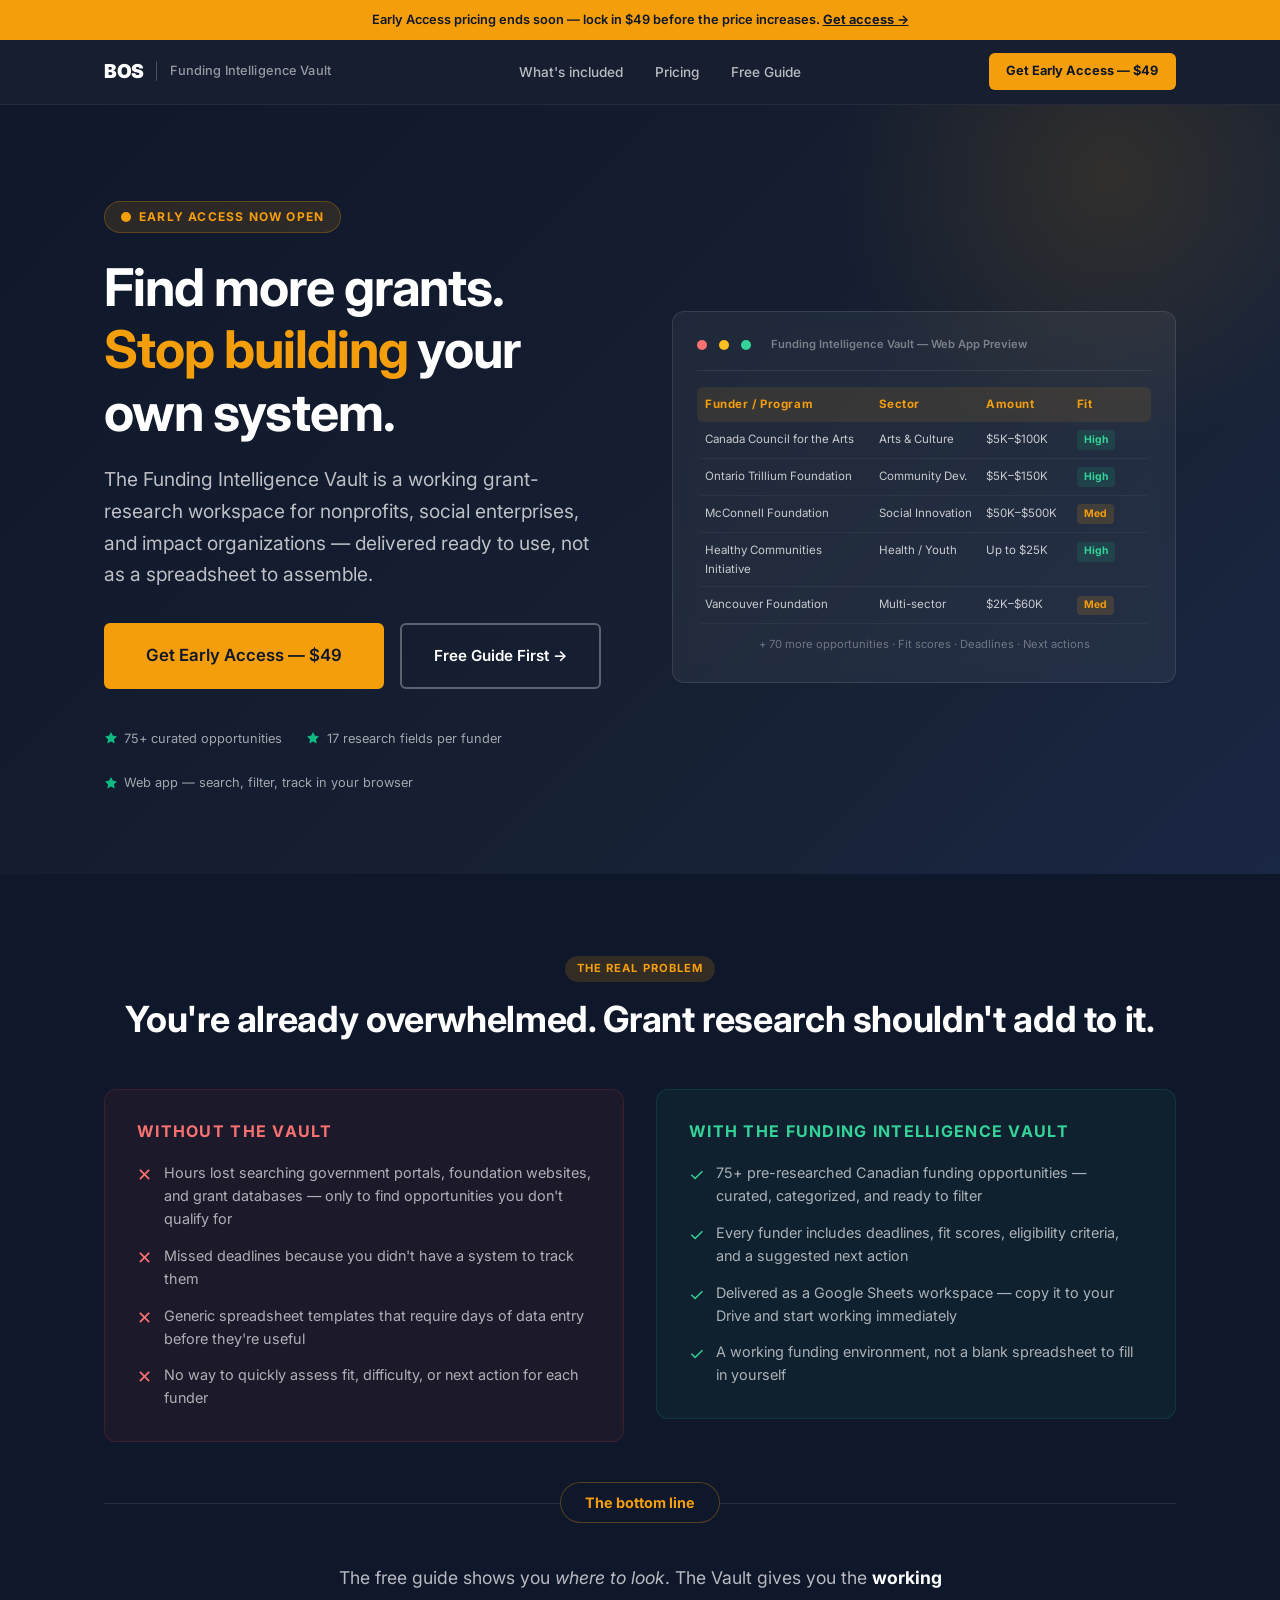
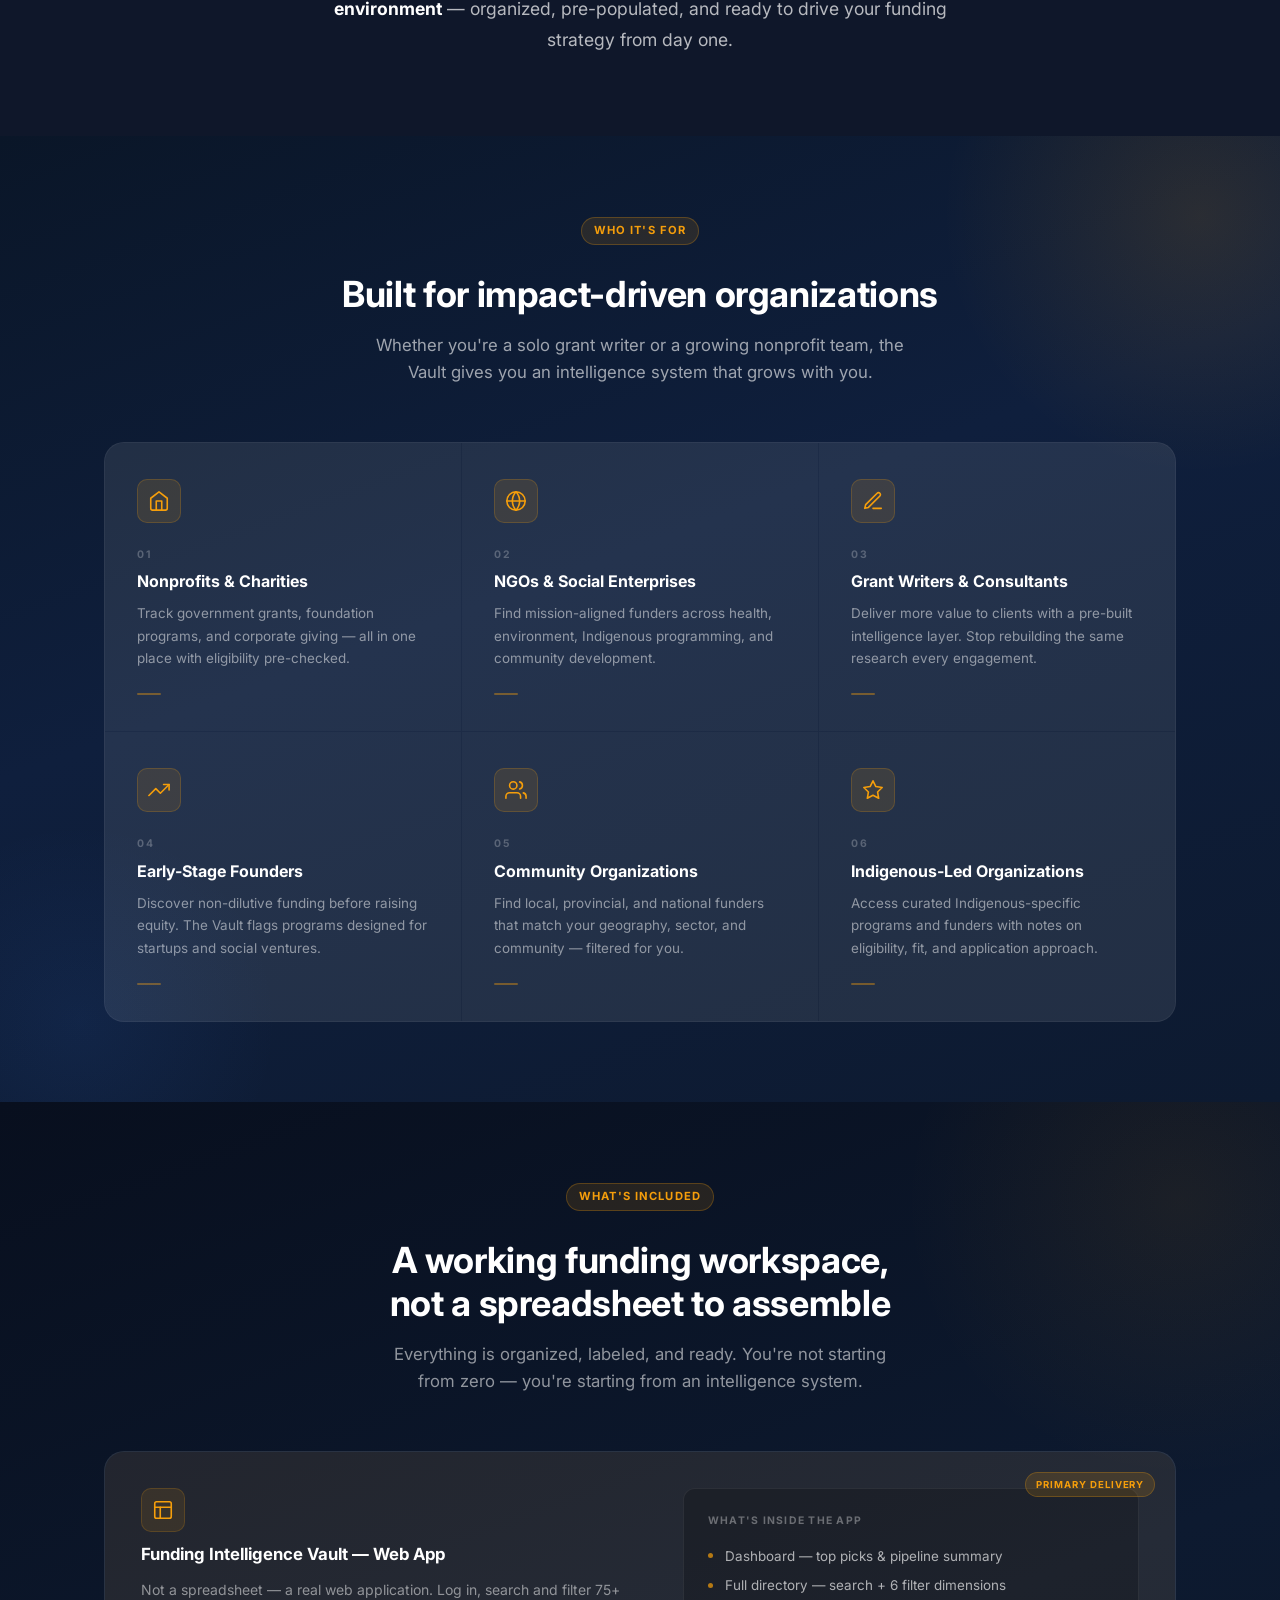
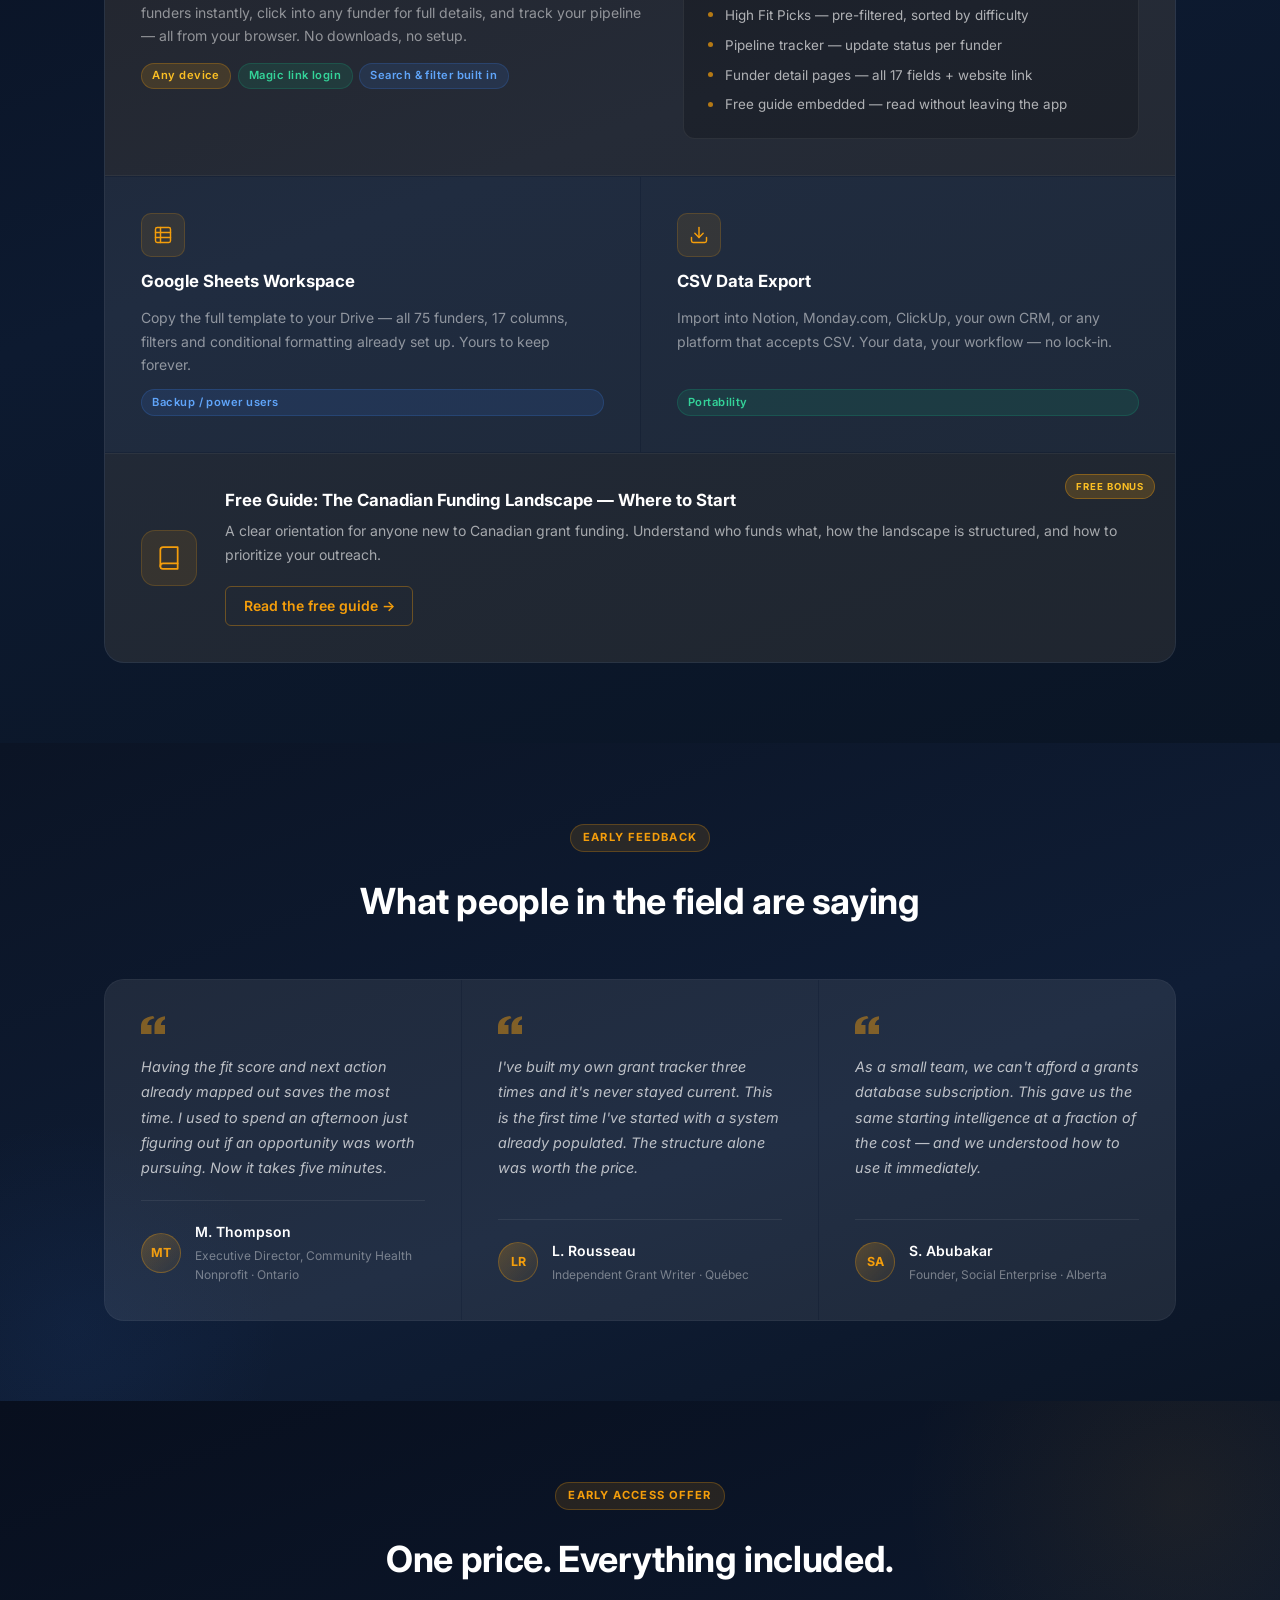
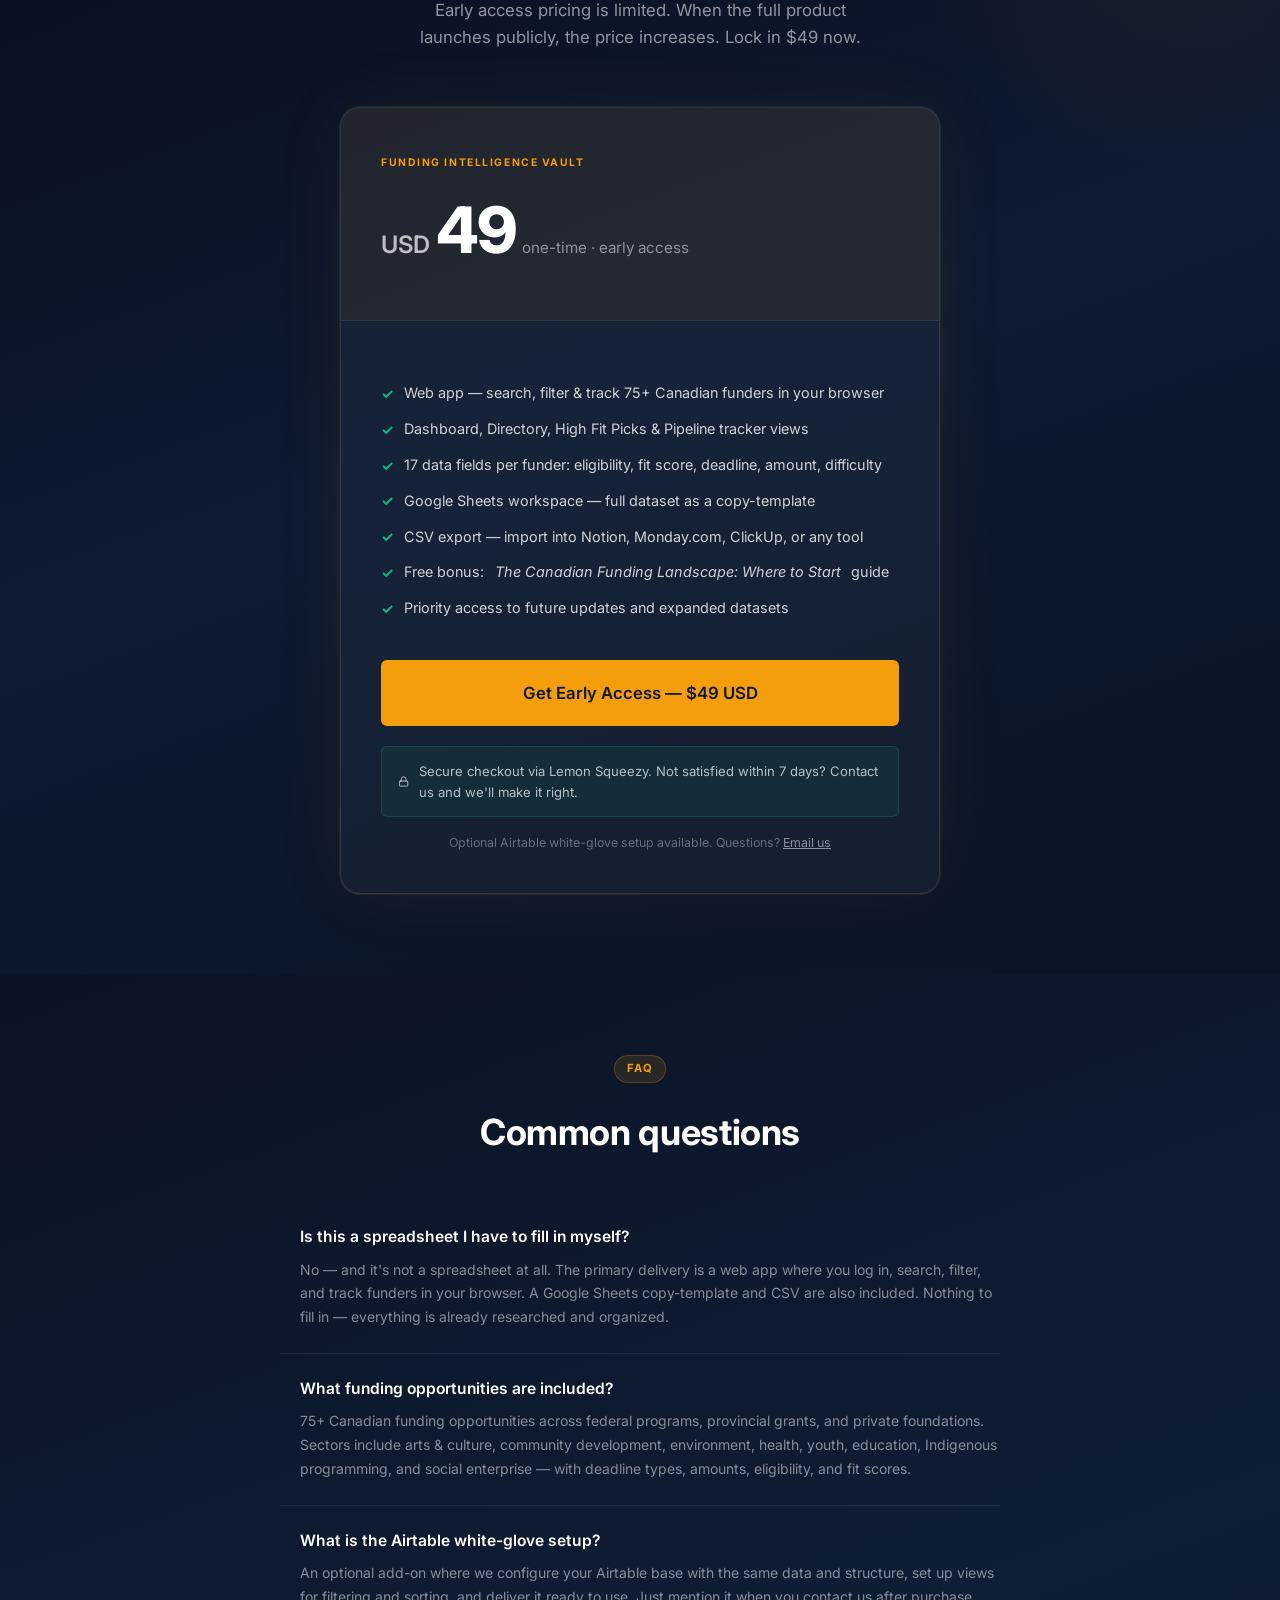
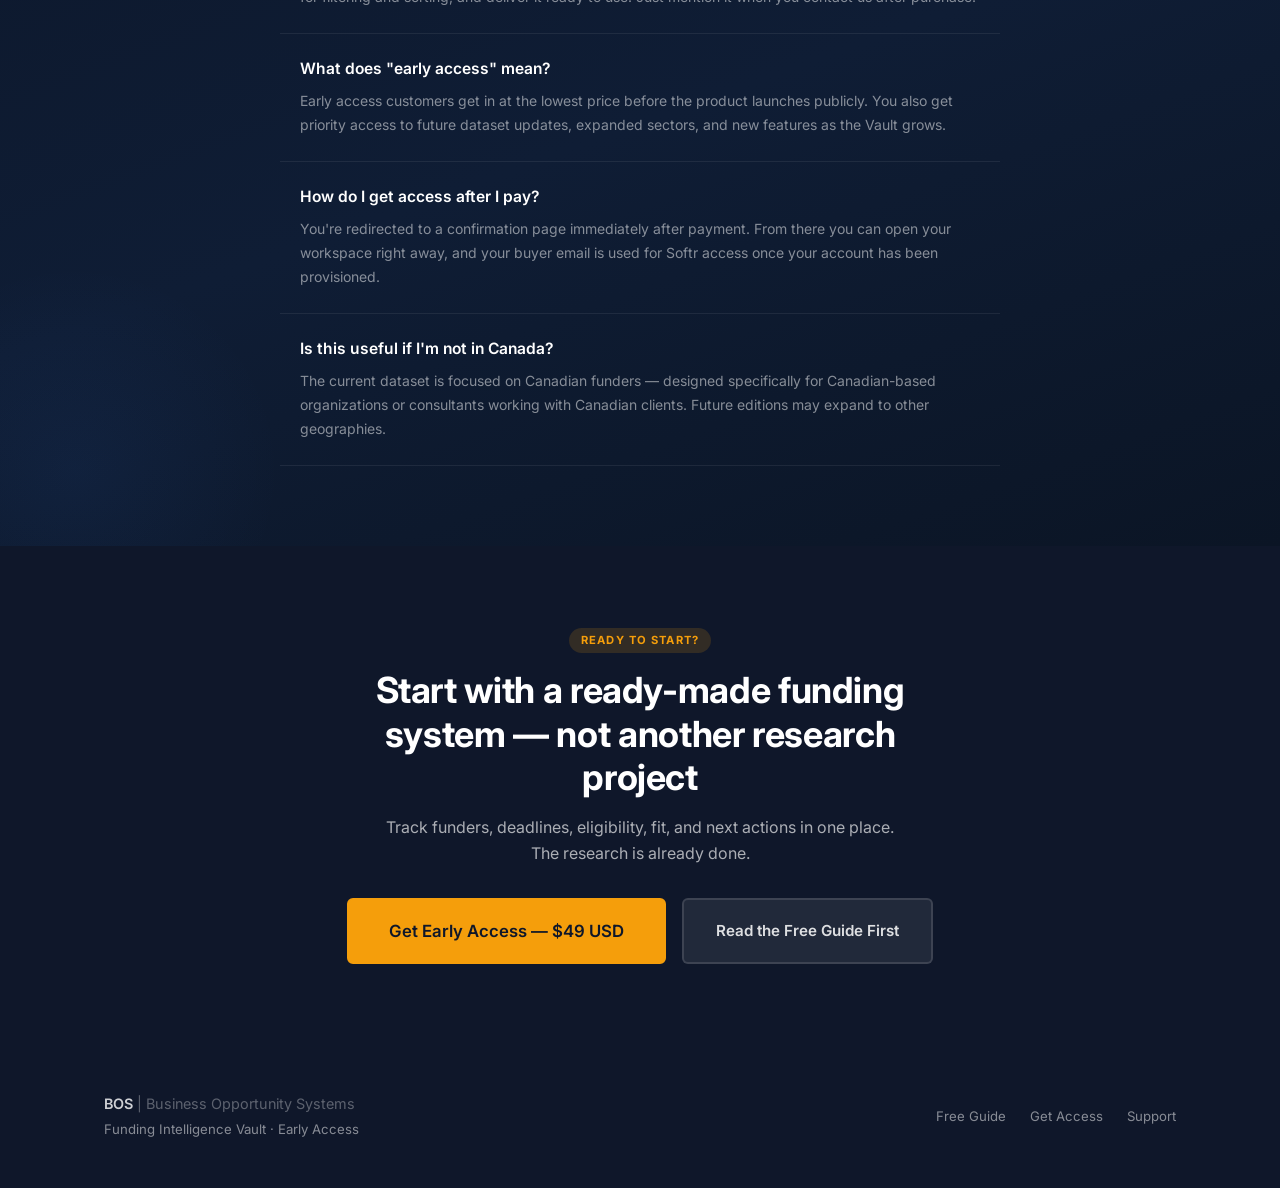
<file: index.html>
<!DOCTYPE html>
<html lang="en">
<head>
  <meta charset="UTF-8" />
  <meta name="viewport" content="width=device-width, initial-scale=1.0" />
  <title>Funding Intelligence Vault — Early Access | BOS</title>
  <meta name="description" content="A ready-to-use funding workspace for nonprofits, founders, and social enterprises. Track 75+ Canadian grant opportunities with fit scores, deadlines, and next actions — already organized for you." />
  <link rel="preconnect" href="https://fonts.googleapis.com" />
  <link rel="preconnect" href="https://fonts.gstatic.com" crossorigin />
  <link href="https://fonts.googleapis.com/css2?family=Inter:wght@400;500;600;700;800&display=swap" rel="stylesheet" />
  <link rel="stylesheet" href="assets/style.css" />
</head>
<body>

<!-- Announcement bar -->
<div class="announcement">
  Early Access pricing ends soon — lock in $49 before the price increases.
  <a href="request-access.html">Get access →</a>
</div>

<!-- Navigation -->
<nav class="nav">
  <div class="container nav-inner">
    <a href="index.html" class="nav-brand">
      <span class="nav-brand-name">BOS</span>
      <span class="nav-brand-sep">|</span>
      <span class="nav-product">Funding Intelligence Vault</span>
    </a>
    <ul class="nav-links">
      <li><a href="#what-you-get">What's included</a></li>
      <li><a href="#pricing">Pricing</a></li>
      <li><a href="guide.html">Free Guide</a></li>
    </ul>
    <a href="request-access.html" class="nav-cta">Get Early Access — $49</a>
  </div>
</nav>

<!-- ── HERO ─────────────────────────────────────────────────── -->
<section class="hero">
  <div class="container">
    <div class="grid-2" style="align-items:center; gap:4rem;">
      <div>
        <div class="hero-badge">
          <svg width="10" height="10" viewBox="0 0 10 10" fill="currentColor"><circle cx="5" cy="5" r="5"/></svg>
          Early Access Now Open
        </div>
        <h1>Find more grants.<br><span>Stop building</span> your own system.</h1>
        <p class="hero-sub">
          The Funding Intelligence Vault is a working grant-research workspace for nonprofits,
          social enterprises, and impact organizations — delivered ready to use, not as a
          spreadsheet to assemble.
        </p>
        <div class="hero-actions">
          <a href="request-access.html" class="btn btn-primary btn-lg">
            Get Early Access — $49
          </a>
          <a href="guide.html" class="btn btn-outline-white">
            Free Guide First →
          </a>
        </div>
        <div class="hero-social-proof">
          <div class="proof-item">
            <svg width="14" height="14" viewBox="0 0 14 14" fill="currentColor"><path d="M7 0l1.8 3.6L13 4.4l-3 2.9.7 4.1L7 9.5l-3.7 1.9.7-4.1L1 4.4l4.2-.8z"/></svg>
            75+ curated opportunities
          </div>
          <div class="proof-item">
            <svg width="14" height="14" viewBox="0 0 14 14" fill="currentColor"><path d="M7 0l1.8 3.6L13 4.4l-3 2.9.7 4.1L7 9.5l-3.7 1.9.7-4.1L1 4.4l4.2-.8z"/></svg>
            17 research fields per funder
          </div>
          <div class="proof-item">
            <svg width="14" height="14" viewBox="0 0 14 14" fill="currentColor"><path d="M7 0l1.8 3.6L13 4.4l-3 2.9.7 4.1L7 9.5l-3.7 1.9.7-4.1L1 4.4l4.2-.8z"/></svg>
            Web app — search, filter, track in your browser
          </div>
        </div>
      </div>

      <!-- Hero Preview Card -->
      <div class="hero-preview">
        <div class="preview-header">
          <div class="preview-dot" style="background:#F87171;"></div>
          <div class="preview-dot" style="background:#FBBF24; margin:0 4px;"></div>
          <div class="preview-dot" style="background:#34D399;"></div>
          <span style="margin-left:.75rem; font-size:.7rem; color:rgba(255,255,255,.4); font-weight:600;">Funding Intelligence Vault — Web App Preview</span>
        </div>
        <div class="preview-row header-row">
          <span>Funder / Program</span>
          <span>Sector</span>
          <span>Amount</span>
          <span>Fit</span>
        </div>
        <div class="preview-row data-row">
          <span>Canada Council for the Arts</span>
          <span>Arts & Culture</span>
          <span>$5K–$100K</span>
          <span><span class="badge-fit badge-high">High</span></span>
        </div>
        <div class="preview-row data-row">
          <span>Ontario Trillium Foundation</span>
          <span>Community Dev.</span>
          <span>$5K–$150K</span>
          <span><span class="badge-fit badge-high">High</span></span>
        </div>
        <div class="preview-row data-row">
          <span>McConnell Foundation</span>
          <span>Social Innovation</span>
          <span>$50K–$500K</span>
          <span><span class="badge-fit badge-med">Med</span></span>
        </div>
        <div class="preview-row data-row">
          <span>Healthy Communities Initiative</span>
          <span>Health / Youth</span>
          <span>Up to $25K</span>
          <span><span class="badge-fit badge-high">High</span></span>
        </div>
        <div class="preview-row data-row">
          <span>Vancouver Foundation</span>
          <span>Multi-sector</span>
          <span>$2K–$60K</span>
          <span><span class="badge-fit badge-med">Med</span></span>
        </div>
        <div style="text-align:center; padding:.75rem 0 .25rem; font-size:.7rem; color:rgba(255,255,255,.35);">
          + 70 more opportunities · Fit scores · Deadlines · Next actions
        </div>
      </div>
    </div>
  </div>
</section>

<!-- ── PROBLEM / SOLUTION ──────────────────────────────────── -->
<section class="section problem-bg">
  <div class="container">
    <div class="text-center" style="margin-bottom:3rem;">
      <div class="label" style="background:rgba(245,158,11,.15); color:var(--amber);">The Real Problem</div>
      <h2 class="text-white">You're already overwhelmed. Grant research shouldn't add to it.</h2>
    </div>

    <div class="grid-2" style="gap:2rem; align-items:start;">
      <!-- Problem column -->
      <div style="background:rgba(239,68,68,.06); border:1px solid rgba(239,68,68,.15); border-radius:var(--radius); padding:2rem;">
        <h3 style="color:#F87171; margin-bottom:1.25rem; font-size:1rem; text-transform:uppercase; letter-spacing:.08em;">Without the Vault</h3>
        <div style="display:flex; flex-direction:column; gap:.85rem;">
          <div style="display:flex; gap:.75rem; align-items:flex-start;">
            <span style="color:#F87171; font-size:1.1rem; flex-shrink:0;">✕</span>
            <p style="color:rgba(255,255,255,.65); font-size:.9rem;">Hours lost searching government portals, foundation websites, and grant databases — only to find opportunities you don't qualify for</p>
          </div>
          <div style="display:flex; gap:.75rem; align-items:flex-start;">
            <span style="color:#F87171; font-size:1.1rem; flex-shrink:0;">✕</span>
            <p style="color:rgba(255,255,255,.65); font-size:.9rem;">Missed deadlines because you didn't have a system to track them</p>
          </div>
          <div style="display:flex; gap:.75rem; align-items:flex-start;">
            <span style="color:#F87171; font-size:1.1rem; flex-shrink:0;">✕</span>
            <p style="color:rgba(255,255,255,.65); font-size:.9rem;">Generic spreadsheet templates that require days of data entry before they're useful</p>
          </div>
          <div style="display:flex; gap:.75rem; align-items:flex-start;">
            <span style="color:#F87171; font-size:1.1rem; flex-shrink:0;">✕</span>
            <p style="color:rgba(255,255,255,.65); font-size:.9rem;">No way to quickly assess fit, difficulty, or next action for each funder</p>
          </div>
        </div>
      </div>

      <!-- Solution column -->
      <div style="background:rgba(16,185,129,.06); border:1px solid rgba(16,185,129,.15); border-radius:var(--radius); padding:2rem;">
        <h3 style="color:#34D399; margin-bottom:1.25rem; font-size:1rem; text-transform:uppercase; letter-spacing:.08em;">With the Funding Intelligence Vault</h3>
        <div style="display:flex; flex-direction:column; gap:.85rem;">
          <div style="display:flex; gap:.75rem; align-items:flex-start;">
            <span style="color:#34D399; font-size:1.1rem; flex-shrink:0;">✓</span>
            <p style="color:rgba(255,255,255,.65); font-size:.9rem;">75+ pre-researched Canadian funding opportunities — curated, categorized, and ready to filter</p>
          </div>
          <div style="display:flex; gap:.75rem; align-items:flex-start;">
            <span style="color:#34D399; font-size:1.1rem; flex-shrink:0;">✓</span>
            <p style="color:rgba(255,255,255,.65); font-size:.9rem;">Every funder includes deadlines, fit scores, eligibility criteria, and a suggested next action</p>
          </div>
          <div style="display:flex; gap:.75rem; align-items:flex-start;">
            <span style="color:#34D399; font-size:1.1rem; flex-shrink:0;">✓</span>
            <p style="color:rgba(255,255,255,.65); font-size:.9rem;">Delivered as a Google Sheets workspace — copy it to your Drive and start working immediately</p>
          </div>
          <div style="display:flex; gap:.75rem; align-items:flex-start;">
            <span style="color:#34D399; font-size:1.1rem; flex-shrink:0;">✓</span>
            <p style="color:rgba(255,255,255,.65); font-size:.9rem;">A working funding environment, not a blank spreadsheet to fill in yourself</p>
          </div>
        </div>
      </div>
    </div>

    <div class="vs-divider">
      <span class="vs-label">The bottom line</span>
    </div>

    <div class="text-center" style="max-width:620px; margin:0 auto;">
      <p style="color:rgba(255,255,255,.7); font-size:1.1rem; line-height:1.75;">
        The free guide shows you <em>where to look</em>. The Vault gives you the
        <strong style="color:#fff;">working environment</strong> — organized, pre-populated,
        and ready to drive your funding strategy from day one.
      </p>
    </div>
  </div>
</section>

<!-- ── WHO IT'S FOR ────────────────────────────────────────── -->
<section class="section audience-section">
  <div class="container">
    <div class="text-center">
      <div class="label label-light">Who It's For</div>
      <h2 class="section-title text-white" style="margin-top:.75rem;">Built for impact-driven organizations</h2>
      <p class="section-intro" style="color:rgba(255,255,255,.6); max-width:560px; margin:1rem auto 0;">Whether you're a solo grant writer or a growing nonprofit team, the Vault gives you an intelligence system that grows with you.</p>
    </div>
    <div class="audience-grid">

      <div class="audience-card">
        <div class="audience-icon">
          <svg width="22" height="22" viewBox="0 0 24 24" fill="none" stroke="currentColor" stroke-width="1.75" stroke-linecap="round" stroke-linejoin="round"><path d="M3 9l9-7 9 7v11a2 2 0 0 1-2 2H5a2 2 0 0 1-2-2z"/><polyline points="9 22 9 12 15 12 15 22"/></svg>
        </div>
        <div class="audience-number">01</div>
        <h4 class="audience-title">Nonprofits & Charities</h4>
        <p class="audience-text">Track government grants, foundation programs, and corporate giving — all in one place with eligibility pre-checked.</p>
        <div class="audience-line"></div>
      </div>

      <div class="audience-card">
        <div class="audience-icon">
          <svg width="22" height="22" viewBox="0 0 24 24" fill="none" stroke="currentColor" stroke-width="1.75" stroke-linecap="round" stroke-linejoin="round"><circle cx="12" cy="12" r="10"/><line x1="2" y1="12" x2="22" y2="12"/><path d="M12 2a15.3 15.3 0 0 1 4 10 15.3 15.3 0 0 1-4 10 15.3 15.3 0 0 1-4-10 15.3 15.3 0 0 1 4-10z"/></svg>
        </div>
        <div class="audience-number">02</div>
        <h4 class="audience-title">NGOs & Social Enterprises</h4>
        <p class="audience-text">Find mission-aligned funders across health, environment, Indigenous programming, and community development.</p>
        <div class="audience-line"></div>
      </div>

      <div class="audience-card">
        <div class="audience-icon">
          <svg width="22" height="22" viewBox="0 0 24 24" fill="none" stroke="currentColor" stroke-width="1.75" stroke-linecap="round" stroke-linejoin="round"><path d="M12 20h9"/><path d="M16.5 3.5a2.121 2.121 0 0 1 3 3L7 19l-4 1 1-4L16.5 3.5z"/></svg>
        </div>
        <div class="audience-number">03</div>
        <h4 class="audience-title">Grant Writers & Consultants</h4>
        <p class="audience-text">Deliver more value to clients with a pre-built intelligence layer. Stop rebuilding the same research every engagement.</p>
        <div class="audience-line"></div>
      </div>

      <div class="audience-card">
        <div class="audience-icon">
          <svg width="22" height="22" viewBox="0 0 24 24" fill="none" stroke="currentColor" stroke-width="1.75" stroke-linecap="round" stroke-linejoin="round"><polyline points="23 6 13.5 15.5 8.5 10.5 1 18"/><polyline points="17 6 23 6 23 12"/></svg>
        </div>
        <div class="audience-number">04</div>
        <h4 class="audience-title">Early-Stage Founders</h4>
        <p class="audience-text">Discover non-dilutive funding before raising equity. The Vault flags programs designed for startups and social ventures.</p>
        <div class="audience-line"></div>
      </div>

      <div class="audience-card">
        <div class="audience-icon">
          <svg width="22" height="22" viewBox="0 0 24 24" fill="none" stroke="currentColor" stroke-width="1.75" stroke-linecap="round" stroke-linejoin="round"><path d="M17 21v-2a4 4 0 0 0-4-4H5a4 4 0 0 0-4 4v2"/><circle cx="9" cy="7" r="4"/><path d="M23 21v-2a4 4 0 0 0-3-3.87"/><path d="M16 3.13a4 4 0 0 1 0 7.75"/></svg>
        </div>
        <div class="audience-number">05</div>
        <h4 class="audience-title">Community Organizations</h4>
        <p class="audience-text">Find local, provincial, and national funders that match your geography, sector, and community — filtered for you.</p>
        <div class="audience-line"></div>
      </div>

      <div class="audience-card">
        <div class="audience-icon">
          <svg width="22" height="22" viewBox="0 0 24 24" fill="none" stroke="currentColor" stroke-width="1.75" stroke-linecap="round" stroke-linejoin="round"><polygon points="12 2 15.09 8.26 22 9.27 17 14.14 18.18 21.02 12 17.77 5.82 21.02 7 14.14 2 9.27 8.91 8.26 12 2"/></svg>
        </div>
        <div class="audience-number">06</div>
        <h4 class="audience-title">Indigenous-Led Organizations</h4>
        <p class="audience-text">Access curated Indigenous-specific programs and funders with notes on eligibility, fit, and application approach.</p>
        <div class="audience-line"></div>
      </div>

    </div>
  </div>
</section>

<!-- ── WHAT YOU GET ────────────────────────────────────────── -->
<section class="section dark-section" id="what-you-get">
  <div class="container">
    <div class="text-center">
      <div class="label label-light">What's Included</div>
      <h2 class="section-title text-white" style="margin-top:.75rem;">A working funding workspace,<br>not a spreadsheet to assemble</h2>
      <p class="section-intro" style="color:rgba(255,255,255,.55); max-width:520px; margin:1rem auto 0;">Everything is organized, labeled, and ready. You're not starting from zero — you're starting from an intelligence system.</p>
    </div>

    <div class="vault-grid">

      <div class="vault-card vault-card--primary">
        <div class="vault-card-badge">Primary Delivery</div>
        <div class="vault-card-inner">
          <div class="vault-card-left">
            <div class="vault-icon-wrap">
              <svg width="22" height="22" viewBox="0 0 24 24" fill="none" stroke="currentColor" stroke-width="1.75" stroke-linecap="round" stroke-linejoin="round"><rect x="3" y="3" width="18" height="18" rx="2"/><path d="M3 9h18"/><path d="M9 21V9"/></svg>
            </div>
            <h3 class="vault-card-title">Funding Intelligence Vault — Web App</h3>
            <p class="vault-card-desc">Not a spreadsheet — a real web application. Log in, search and filter 75+ funders instantly, click into any funder for full details, and track your pipeline — all from your browser. No downloads, no setup.</p>
            <div class="vault-pills">
              <span class="vpill vpill-amber">Any device</span>
              <span class="vpill vpill-green">Magic link login</span>
              <span class="vpill vpill-blue">Search &amp; filter built in</span>
            </div>
          </div>
          <div class="vault-card-right">
            <div class="vault-feature-list-label">What's inside the app</div>
            <ul class="vault-feature-list">
              <li>Dashboard — top picks &amp; pipeline summary</li>
              <li>Full directory — search + 6 filter dimensions</li>
              <li>High Fit Picks — pre-filtered, sorted by difficulty</li>
              <li>Pipeline tracker — update status per funder</li>
              <li>Funder detail pages — all 17 fields + website link</li>
              <li>Free guide embedded — read without leaving the app</li>
            </ul>
          </div>
        </div>
      </div>

      <div class="vault-card">
        <div class="vault-icon-wrap">
          <svg width="20" height="20" viewBox="0 0 24 24" fill="none" stroke="currentColor" stroke-width="1.75" stroke-linecap="round" stroke-linejoin="round"><rect x="3" y="3" width="18" height="18" rx="2"/><path d="M3 9h18M3 15h18M9 3v18"/></svg>
        </div>
        <h4 class="vault-card-title">Google Sheets Workspace</h4>
        <p class="vault-card-desc">Copy the full template to your Drive — all 75 funders, 17 columns, filters and conditional formatting already set up. Yours to keep forever.</p>
        <span class="vpill vpill-blue" style="margin-top:auto;">Backup / power users</span>
      </div>

      <div class="vault-card">
        <div class="vault-icon-wrap">
          <svg width="20" height="20" viewBox="0 0 24 24" fill="none" stroke="currentColor" stroke-width="1.75" stroke-linecap="round" stroke-linejoin="round"><path d="M21 15v4a2 2 0 0 1-2 2H5a2 2 0 0 1-2-2v-4"/><polyline points="7 10 12 15 17 10"/><line x1="12" y1="15" x2="12" y2="3"/></svg>
        </div>
        <h4 class="vault-card-title">CSV Data Export</h4>
        <p class="vault-card-desc">Import into Notion, Monday.com, ClickUp, your own CRM, or any platform that accepts CSV. Your data, your workflow — no lock-in.</p>
        <span class="vpill vpill-green" style="margin-top:auto;">Portability</span>
      </div>

      <div class="vault-card vault-card--bonus">
        <div class="vault-card-badge vault-card-badge--gold">Free Bonus</div>
        <div class="bonus-inner" style="display:grid; grid-template-columns:auto 1fr; gap:1.75rem; align-items:center;">
          <div class="vault-icon-wrap vault-icon-wrap--lg">
            <svg width="26" height="26" viewBox="0 0 24 24" fill="none" stroke="currentColor" stroke-width="1.6" stroke-linecap="round" stroke-linejoin="round"><path d="M4 19.5A2.5 2.5 0 0 1 6.5 17H20"/><path d="M6.5 2H20v20H6.5A2.5 2.5 0 0 1 4 19.5v-15A2.5 2.5 0 0 1 6.5 2z"/></svg>
          </div>
          <div>
            <h4 class="vault-card-title" style="color:#fff;">Free Guide: The Canadian Funding Landscape — Where to Start</h4>
            <p class="vault-card-desc" style="color:rgba(255,255,255,.6); margin:.5rem 0 1.25rem;">A clear orientation for anyone new to Canadian grant funding. Understand who funds what, how the landscape is structured, and how to prioritize your outreach.</p>
            <a href="guide.html" class="btn btn-ghost-amber btn-sm">Read the free guide →</a>
          </div>
        </div>
      </div>

    </div>
  </div>
</section>

<!-- ── TESTIMONIALS ───────────────────────────────────────── -->
<section class="section dark-section-alt">
  <div class="container">
    <div class="text-center">
      <div class="label label-light">Early Feedback</div>
      <h2 class="section-title text-white" style="margin-top:.75rem;">What people in the field are saying</h2>
    </div>
    <div class="tcard-grid">

      <div class="tcard">
        <svg class="tcard-icon" viewBox="0 0 40 30" fill="currentColor"><path d="M0 30V18C0 7.5 6.75 1.5 20.25 0L22.5 3.75C15 5.25 11.25 9 10.5 15H17.5V30H0zm22.5 0V18C22.5 7.5 29.25 1.5 42.75 0L45 3.75c-7.5 1.5-11.25 5.25-12 11.25H40V30H22.5z"/></svg>
        <p class="tcard-quote">Having the fit score and next action already mapped out saves the most time. I used to spend an afternoon just figuring out if an opportunity was worth pursuing. Now it takes five minutes.</p>
        <div class="tcard-author">
          <div class="tcard-avatar">MT</div>
          <div>
            <div class="tcard-name">M. Thompson</div>
            <div class="tcard-role">Executive Director, Community Health Nonprofit · Ontario</div>
          </div>
        </div>
      </div>

      <div class="tcard">
        <svg class="tcard-icon" viewBox="0 0 40 30" fill="currentColor"><path d="M0 30V18C0 7.5 6.75 1.5 20.25 0L22.5 3.75C15 5.25 11.25 9 10.5 15H17.5V30H0zm22.5 0V18C22.5 7.5 29.25 1.5 42.75 0L45 3.75c-7.5 1.5-11.25 5.25-12 11.25H40V30H22.5z"/></svg>
        <p class="tcard-quote">I've built my own grant tracker three times and it's never stayed current. This is the first time I've started with a system already populated. The structure alone was worth the price.</p>
        <div class="tcard-author">
          <div class="tcard-avatar">LR</div>
          <div>
            <div class="tcard-name">L. Rousseau</div>
            <div class="tcard-role">Independent Grant Writer · Québec</div>
          </div>
        </div>
      </div>

      <div class="tcard">
        <svg class="tcard-icon" viewBox="0 0 40 30" fill="currentColor"><path d="M0 30V18C0 7.5 6.75 1.5 20.25 0L22.5 3.75C15 5.25 11.25 9 10.5 15H17.5V30H0zm22.5 0V18C22.5 7.5 29.25 1.5 42.75 0L45 3.75c-7.5 1.5-11.25 5.25-12 11.25H40V30H22.5z"/></svg>
        <p class="tcard-quote">As a small team, we can't afford a grants database subscription. This gave us the same starting intelligence at a fraction of the cost — and we understood how to use it immediately.</p>
        <div class="tcard-author">
          <div class="tcard-avatar">SA</div>
          <div>
            <div class="tcard-name">S. Abubakar</div>
            <div class="tcard-role">Founder, Social Enterprise · Alberta</div>
          </div>
        </div>
      </div>

    </div>
  </div>
</section>

<!-- ── PRICING ────────────────────────────────────────────── -->
<section class="section dark-section" id="pricing">
  <div class="container">
    <div class="text-center">
      <div class="label label-light">Early Access Offer</div>
      <h2 class="section-title text-white" style="margin-top:.75rem;">One price. Everything included.</h2>
      <p class="section-intro" style="color:rgba(255,255,255,.55); max-width:480px; margin:1rem auto 0;">Early access pricing is limited. When the full product launches publicly, the price increases. Lock in $49 now.</p>
    </div>

    <div class="pricing-wrap">
      <div class="pricing-card-v2">
        <div class="pricing-card-header">
          <span class="pricing-product-label">Funding Intelligence Vault</span>
          <div class="price-display">
            <span class="price-currency">USD</span>
            <span class="price-amount">49</span>
            <span class="price-period">one-time · early access</span>
          </div>
        </div>
        <div class="pricing-card-body">
          <ul class="price-list">
            <li>Web app — search, filter &amp; track 75+ Canadian funders in your browser</li>
            <li>Dashboard, Directory, High Fit Picks &amp; Pipeline tracker views</li>
            <li>17 data fields per funder: eligibility, fit score, deadline, amount, difficulty</li>
            <li>Google Sheets workspace — full dataset as a copy-template</li>
            <li>CSV export — import into Notion, Monday.com, ClickUp, or any tool</li>
            <li>Free bonus: <em>The Canadian Funding Landscape: Where to Start</em> guide</li>
            <li>Priority access to future updates and expanded datasets</li>
          </ul>
          <a href="request-access.html" class="btn btn-primary btn-full btn-lg" style="margin-top:.5rem;">
            Get Early Access — $49 USD
          </a>
          <div class="guarantee">
            <svg width="15" height="15" viewBox="0 0 24 24" fill="none" stroke="currentColor" stroke-width="2" stroke-linecap="round" stroke-linejoin="round"><rect x="3" y="11" width="18" height="11" rx="2"/><path d="M7 11V7a5 5 0 0 1 10 0v4"/></svg>
            <span>Secure checkout via Lemon Squeezy. Not satisfied within 7 days? Contact us and we'll make it right.</span>
          </div>
          <p style="text-align:center; margin-top:1rem; font-size:.775rem; color:rgba(255,255,255,.35);">
            Optional Airtable white-glove setup available. Questions? <a href="mailto:subscribe@itsdigitally.com" style="color:rgba(255,255,255,.5); text-decoration:underline;">Email us</a>
          </p>
        </div>
      </div>
    </div>
  </div>
</section>

<!-- ── FAQ ────────────────────────────────────────────────── -->
<section class="section dark-section-alt">
  <div class="container">
    <div class="text-center">
      <div class="label label-light">FAQ</div>
      <h2 class="section-title text-white" style="margin-top:.75rem;">Common questions</h2>
    </div>
    <div class="faq-list">
      <div class="faq-item-dark">
        <div class="faq-q-dark">Is this a spreadsheet I have to fill in myself?</div>
        <div class="faq-a-dark">No — and it's not a spreadsheet at all. The primary delivery is a web app where you log in, search, filter, and track funders in your browser. A Google Sheets copy-template and CSV are also included. Nothing to fill in — everything is already researched and organized.</div>
      </div>
      <div class="faq-item-dark">
        <div class="faq-q-dark">What funding opportunities are included?</div>
        <div class="faq-a-dark">75+ Canadian funding opportunities across federal programs, provincial grants, and private foundations. Sectors include arts &amp; culture, community development, environment, health, youth, education, Indigenous programming, and social enterprise — with deadline types, amounts, eligibility, and fit scores.</div>
      </div>
      <div class="faq-item-dark">
        <div class="faq-q-dark">What is the Airtable white-glove setup?</div>
        <div class="faq-a-dark">An optional add-on where we configure your Airtable base with the same data and structure, set up views for filtering and sorting, and deliver it ready to use. Just mention it when you contact us after purchase.</div>
      </div>
      <div class="faq-item-dark">
        <div class="faq-q-dark">What does "early access" mean?</div>
        <div class="faq-a-dark">Early access customers get in at the lowest price before the product launches publicly. You also get priority access to future dataset updates, expanded sectors, and new features as the Vault grows.</div>
      </div>
      <div class="faq-item-dark">
        <div class="faq-q-dark">How do I get access after I pay?</div>
        <div class="faq-a-dark">You're redirected to a confirmation page immediately after payment. From there you can open your workspace right away, and your buyer email is used for Softr access once your account has been provisioned.</div>
      </div>
      <div class="faq-item-dark">
        <div class="faq-q-dark">Is this useful if I'm not in Canada?</div>
        <div class="faq-a-dark">The current dataset is focused on Canadian funders — designed specifically for Canadian-based organizations or consultants working with Canadian clients. Future editions may expand to other geographies.</div>
      </div>
    </div>
  </div>
</section>

<!-- ── BOTTOM CTA ─────────────────────────────────────────── -->
<section class="section" style="background:var(--navy); color:#fff; text-align:center;">
  <div class="container">
    <div class="label" style="background:rgba(245,158,11,.15); color:var(--amber);">Ready to start?</div>
    <h2 style="color:#fff; max-width:600px; margin:0 auto 1rem;">Start with a ready-made funding system — not another research project</h2>
    <p style="color:rgba(255,255,255,.65); max-width:520px; margin:0 auto 2rem;">Track funders, deadlines, eligibility, fit, and next actions in one place. The research is already done.</p>
    <div style="display:flex; gap:1rem; justify-content:center; flex-wrap:wrap;">
      <a href="request-access.html" class="btn btn-primary btn-lg">Get Early Access — $49 USD</a>
      <a href="guide.html" class="btn btn-ghost">Read the Free Guide First</a>
    </div>
  </div>
</section>

<!-- Sticky CTA bar -->
<div class="sticky-cta">
  <div class="sticky-cta-inner">
    <span class="sticky-cta-text">Funding Intelligence Vault — Early Access</span>
    <a href="request-access.html" class="btn btn-primary">Get Access — $49 USD</a>
  </div>
</div>

<!-- ── FOOTER ─────────────────────────────────────────────── -->
<footer class="footer">
  <div class="container footer-inner">
    <div>
      <div class="footer-brand">BOS <span style="opacity:.4;font-weight:400;">| Business Opportunity Systems</span></div>
      <div style="margin-top:.25rem;">Funding Intelligence Vault · Early Access</div>
    </div>
    <div class="footer-links">
      <a href="guide.html">Free Guide</a>
      <a href="request-access.html">Get Access</a>
      <a href="mailto:subscribe@itsdigitally.com">Support</a>
    </div>
  </div>
</footer>

<script src="config.js"></script>
<script src="assets/site.js"></script>
</body>
</html>
</file>
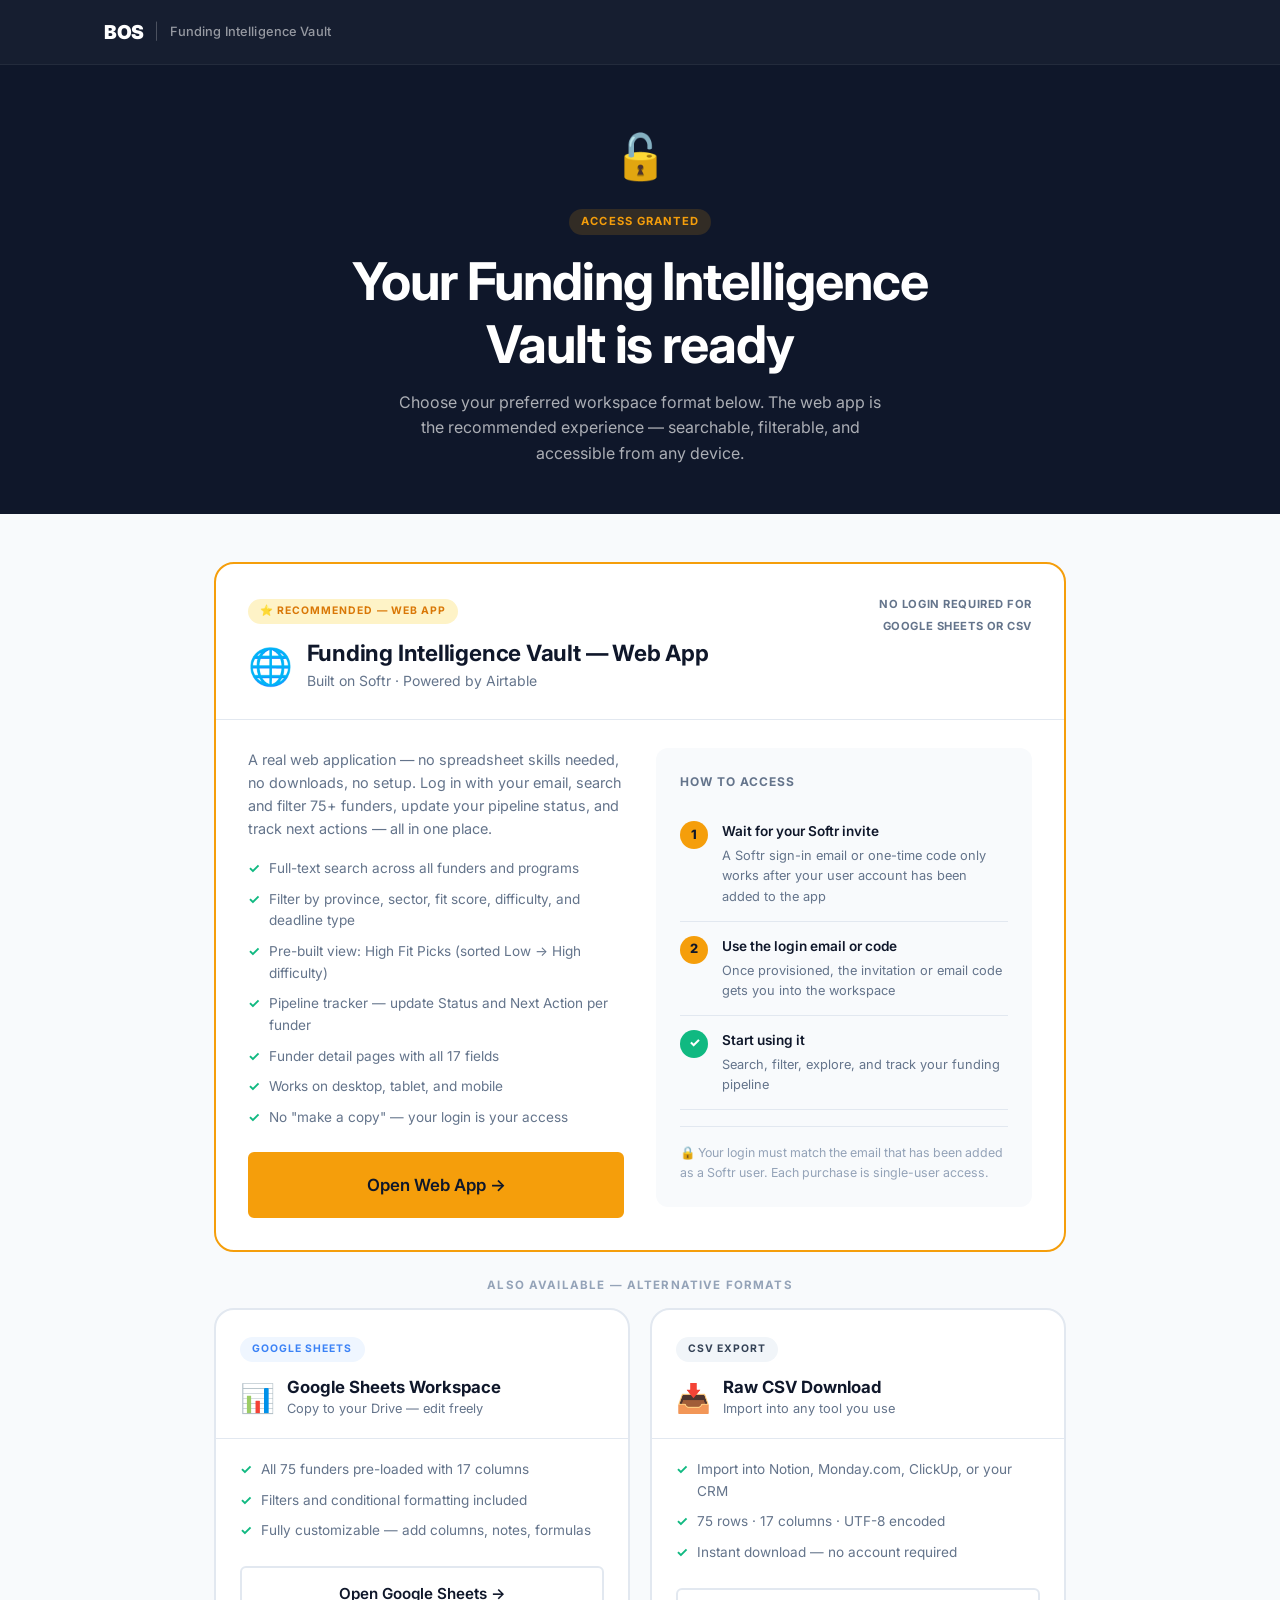
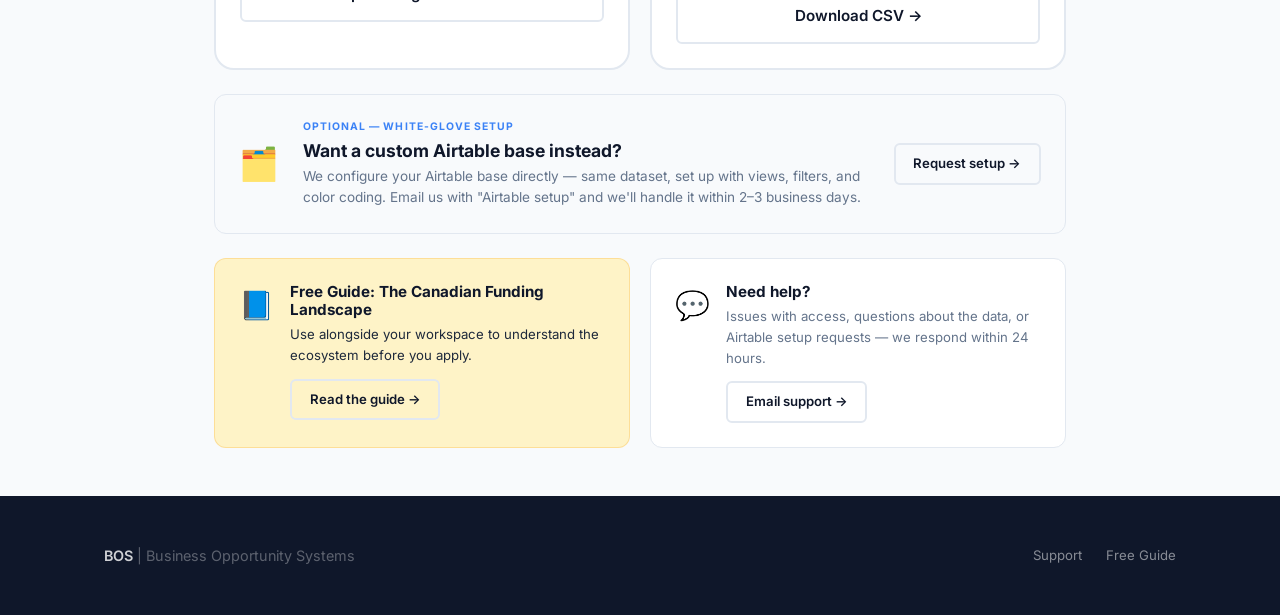
<file: customer-start.html>
<!DOCTYPE html>
<html lang="en">
<head>
  <meta charset="UTF-8" />
  <meta name="viewport" content="width=device-width, initial-scale=1.0" />
  <title>Your Workspace — Funding Intelligence Vault | BOS</title>
  <meta name="robots" content="noindex" />
  <link rel="preconnect" href="https://fonts.googleapis.com" />
  <link rel="preconnect" href="https://fonts.gstatic.com" crossorigin />
  <link href="https://fonts.googleapis.com/css2?family=Inter:wght@400;500;600;700;800&display=swap" rel="stylesheet" />
  <link rel="stylesheet" href="assets/style.css" />
  <style>
    .access-card {
      background: #fff;
      border-radius: var(--radius-lg);
      border: 2px solid var(--border);
      overflow: hidden;
      transition: box-shadow .2s ease, transform .2s ease;
    }
    .access-card:hover { box-shadow: var(--shadow-lg); transform: translateY(-2px); }
    .access-card.featured { border-color: var(--amber); }
    .access-card-header {
      padding: 2rem 2rem 1.5rem;
      border-bottom: 1px solid var(--border);
    }
    .access-card-body { padding: 1.75rem 2rem 2rem; }
    .platform-tag {
      display: inline-flex;
      align-items: center;
      gap: .4rem;
      font-size: .65rem;
      font-weight: 700;
      letter-spacing: .1em;
      text-transform: uppercase;
      padding: .25rem .75rem;
      border-radius: 100px;
      margin-bottom: .85rem;
    }
    .tag-primary   { background: var(--amber-lt); color: var(--amber-dk); }
    .tag-secondary { background: #EFF6FF; color: var(--blue); }
    .tag-backup    { background: #F1F5F9; color: var(--navy-soft); }
    .feature-list {
      display: flex;
      flex-direction: column;
      gap: .55rem;
      margin: 1.1rem 0 1.5rem;
    }
    .feature-list li {
      display: flex;
      align-items: flex-start;
      gap: .55rem;
      font-size: .85rem;
      color: var(--muted);
      list-style: none;
    }
    .feature-list li::before {
      content: '✓';
      color: var(--green);
      font-weight: 700;
      flex-shrink: 0;
    }
    .step-badge {
      display: inline-flex;
      align-items: center;
      justify-content: center;
      width: 28px; height: 28px;
      border-radius: 50%;
      font-size: .8rem;
      font-weight: 800;
      flex-shrink: 0;
    }
    .how-step {
      display: flex;
      align-items: flex-start;
      gap: .85rem;
      padding: .85rem 0;
      border-bottom: 1px solid var(--border);
    }
    .how-step:last-child { border-bottom: none; }
    .coming-soon-state {
      display: none;
      align-items: center;
      gap: .6rem;
      padding: .85rem 1.1rem;
      background: var(--bg);
      border: 1.5px dashed var(--border);
      border-radius: var(--radius-sm);
      font-size: .825rem;
      color: var(--light);
      font-weight: 500;
    }
  </style>
</head>
<body id="customer-start-page">

<!-- Nav -->
<nav class="nav">
  <div class="container nav-inner">
    <a href="index.html" class="nav-brand">
      <span class="nav-brand-name">BOS</span>
      <span class="nav-brand-sep">|</span>
      <span class="nav-product">Funding Intelligence Vault</span>
    </a>
  </div>
</nav>

<!-- Hero -->
<section style="background:var(--navy); padding:3.5rem 0 3rem; text-align:center;">
  <div class="container" style="max-width:680px;">
    <div style="font-size:2.75rem; margin-bottom:1rem;">🔓</div>
    <div class="label" style="background:rgba(245,158,11,.15); color:var(--amber);">Access granted</div>
    <h1 style="color:#fff; margin-bottom:.85rem;">Your Funding Intelligence Vault is ready</h1>
    <p style="color:rgba(255,255,255,.65); font-size:1rem; max-width:500px; margin:0 auto;">
      Choose your preferred workspace format below. The web app is the recommended experience — searchable, filterable, and accessible from any device.
    </p>
  </div>
</section>

<!-- Access options -->
<section class="section-sm">
  <div class="container" style="max-width:900px;">

    <!-- ── PRIMARY: Softr Web App ──────────────────────────── -->
    <div id="softr-option" class="access-card featured" style="margin-bottom:1.5rem;">
      <div class="access-card-header">
        <div style="display:flex; align-items:flex-start; justify-content:space-between; gap:1rem; flex-wrap:wrap;">
          <div>
            <span class="platform-tag tag-primary">⭐ Recommended — Web App</span>
            <div style="display:flex; align-items:center; gap:.85rem;">
              <span style="font-size:2.25rem;">🌐</span>
              <div>
                <h2 style="margin:0; font-size:1.4rem;">Funding Intelligence Vault — Web App</h2>
                <p style="margin:.2rem 0 0; font-size:.875rem;">Built on Softr · Powered by Airtable</p>
              </div>
            </div>
          </div>
          <div style="text-align:right; flex-shrink:0;">
            <div style="font-size:.7rem; font-weight:700; color:var(--muted); letter-spacing:.05em; text-transform:uppercase; margin-bottom:.2rem;">No login required for</div>
            <div style="font-size:.7rem; font-weight:700; color:var(--muted); letter-spacing:.05em; text-transform:uppercase;">Google Sheets or CSV</div>
          </div>
        </div>
      </div>
      <div class="access-card-body">
        <div style="display:grid; grid-template-columns:1fr 1fr; gap:2rem; align-items:start;">
          <div>
            <p style="font-size:.9rem; margin-bottom:1rem;">A real web application — no spreadsheet skills needed, no downloads, no setup. Log in with your email, search and filter 75+ funders, update your pipeline status, and track next actions — all in one place.</p>
            <ul class="feature-list">
              <li>Full-text search across all funders and programs</li>
              <li>Filter by province, sector, fit score, difficulty, and deadline type</li>
              <li>Pre-built view: High Fit Picks (sorted Low → High difficulty)</li>
              <li>Pipeline tracker — update Status and Next Action per funder</li>
              <li>Funder detail pages with all 17 fields</li>
              <li>Works on desktop, tablet, and mobile</li>
              <li>No "make a copy" — your login is your access</li>
            </ul>

            <!-- App URL button — shown when configured -->
            <div id="softr-btn-wrap" data-optional style="display:none;">
              <a id="softr-btn" href="#" class="btn btn-primary btn-lg" style="width:100%; justify-content:center;" data-config-href="softrAppUrl" data-external>
                Open Web App →
              </a>
            </div>

            <!-- Coming soon state — shown when not yet configured -->
            <div id="softr-coming-soon" class="coming-soon-state" style="display:flex;">
              <span style="font-size:1.25rem;">⏳</span>
              <div>
                <div style="font-weight:600; color:var(--navy-mid); margin-bottom:.15rem;">Web app launching soon</div>
                <div>Your Softr access needs to be provisioned to your buyer email before sign-in works. Questions? <a href="mailto:subscribe@itsdigitally.com" style="color:var(--amber-dk); text-decoration:underline;">Email us</a></div>
              </div>
            </div>
          </div>

          <!-- How it works -->
          <div style="background:var(--bg); border-radius:var(--radius); padding:1.5rem;">
            <div style="font-size:.75rem; font-weight:700; letter-spacing:.08em; text-transform:uppercase; color:var(--muted); margin-bottom:1rem;">How to access</div>
            <div class="how-step">
              <div class="step-badge" style="background:var(--amber); color:var(--navy);">1</div>
              <div>
                <div style="font-size:.85rem; font-weight:600; color:var(--navy); margin-bottom:.2rem;">Wait for your Softr invite</div>
                <div style="font-size:.8rem; color:var(--muted);">A Softr sign-in email or one-time code only works after your user account has been added to the app</div>
              </div>
            </div>
            <div class="how-step">
              <div class="step-badge" style="background:var(--amber); color:var(--navy);">2</div>
              <div>
                <div style="font-size:.85rem; font-weight:600; color:var(--navy); margin-bottom:.2rem;">Use the login email or code</div>
                <div style="font-size:.8rem; color:var(--muted);">Once provisioned, the invitation or email code gets you into the workspace</div>
              </div>
            </div>
            <div class="how-step">
              <div class="step-badge" style="background:var(--green); color:#fff;">✓</div>
              <div>
                <div style="font-size:.85rem; font-weight:600; color:var(--navy); margin-bottom:.2rem;">Start using it</div>
                <div style="font-size:.8rem; color:var(--muted);">Search, filter, explore, and track your funding pipeline</div>
              </div>
            </div>
            <div style="margin-top:1rem; padding-top:1rem; border-top:1px solid var(--border); font-size:.775rem; color:var(--light);">
              🔒 Your login must match the email that has been added as a Softr user. Each purchase is single-user access.
            </div>
          </div>
        </div>
      </div>
    </div>

    <!-- ── SECONDARY OPTIONS ─────────────────────────────── -->
    <div style="margin-bottom:.85rem;">
      <div style="font-size:.72rem; font-weight:700; letter-spacing:.1em; text-transform:uppercase; color:var(--light); text-align:center;">
        Also available — alternative formats
      </div>
    </div>

    <div class="grid-2" style="gap:1.25rem; margin-bottom:1.5rem;">

      <!-- Google Sheets -->
      <div class="access-card" data-optional>
        <div class="access-card-header" style="padding:1.5rem 1.5rem 1.1rem;">
          <span class="platform-tag tag-secondary">Google Sheets</span>
          <div style="display:flex; align-items:center; gap:.75rem;">
            <span style="font-size:1.75rem;">📊</span>
            <div>
              <h3 style="margin:0; font-size:1.05rem;">Google Sheets Workspace</h3>
              <p style="margin:.15rem 0 0; font-size:.8rem;">Copy to your Drive — edit freely</p>
            </div>
          </div>
        </div>
        <div class="access-card-body" style="padding:1.25rem 1.5rem 1.5rem;">
          <ul class="feature-list" style="margin-top:0;">
            <li>All 75 funders pre-loaded with 17 columns</li>
            <li>Filters and conditional formatting included</li>
            <li>Fully customizable — add columns, notes, formulas</li>
          </ul>
          <div data-optional>
            <a id="sheets-btn" href="#" class="btn btn-secondary btn-full" data-config-href="sheetsTemplateUrl" data-external>
              Open Google Sheets →
            </a>
            <div class="coming-soon-label hidden" style="text-align:center; margin-top:.5rem;">Link coming soon — check email</div>
          </div>
        </div>
      </div>

      <!-- CSV -->
      <div class="access-card">
        <div class="access-card-header" style="padding:1.5rem 1.5rem 1.1rem;">
          <span class="platform-tag tag-backup">CSV Export</span>
          <div style="display:flex; align-items:center; gap:.75rem;">
            <span style="font-size:1.75rem;">📥</span>
            <div>
              <h3 style="margin:0; font-size:1.05rem;">Raw CSV Download</h3>
              <p style="margin:.15rem 0 0; font-size:.8rem;">Import into any tool you use</p>
            </div>
          </div>
        </div>
        <div class="access-card-body" style="padding:1.25rem 1.5rem 1.5rem;">
          <ul class="feature-list" style="margin-top:0;">
            <li>Import into Notion, Monday.com, ClickUp, or your CRM</li>
            <li>75 rows · 17 columns · UTF-8 encoded</li>
            <li>Instant download — no account required</li>
          </ul>
          <a href="funding-intelligence-vault-template.csv" class="btn btn-secondary btn-full" data-csv-download download>
            Download CSV →
          </a>
        </div>
      </div>
    </div>

    <!-- Airtable white-glove -->
    <div style="background:var(--bg); border:1px solid var(--border); border-radius:var(--radius); padding:1.5rem; display:flex; gap:1.5rem; align-items:center; flex-wrap:wrap; margin-bottom:1.5rem;">
      <div style="font-size:2rem; flex-shrink:0;">🗂️</div>
      <div style="flex:1; min-width:200px;">
        <div style="font-size:.65rem; font-weight:700; letter-spacing:.1em; text-transform:uppercase; color:var(--blue); margin-bottom:.25rem;">Optional — White-Glove Setup</div>
        <h4 style="margin-bottom:.3rem;">Want a custom Airtable base instead?</h4>
        <p style="font-size:.85rem; margin:0;">We configure your Airtable base directly — same dataset, set up with views, filters, and color coding. Email us with "Airtable setup" and we'll handle it within 2–3 business days.</p>
      </div>
      <a href="mailto:subscribe@itsdigitally.com?subject=Airtable%20Setup%20Request" class="btn btn-secondary btn-sm" style="flex-shrink:0;" data-external>Request setup →</a>
    </div>

    <!-- Free guide + support -->
    <div class="grid-2" style="gap:1.25rem;">
      <div style="background:var(--amber-lt); border:1px solid rgba(245,158,11,.25); border-radius:var(--radius); padding:1.5rem; display:flex; gap:1rem; align-items:flex-start;">
        <span style="font-size:1.75rem; flex-shrink:0;">📘</span>
        <div>
          <h4 style="margin-bottom:.3rem; font-size:.95rem;">Free Guide: The Canadian Funding Landscape</h4>
          <p style="font-size:.825rem; color:var(--navy-mid); margin-bottom:.75rem;">Use alongside your workspace to understand the ecosystem before you apply.</p>
          <a href="guide-full.html" class="btn btn-secondary btn-sm">Read the guide →</a>
        </div>
      </div>
      <div style="background:#fff; border:1px solid var(--border); border-radius:var(--radius); padding:1.5rem; display:flex; gap:1rem; align-items:flex-start;">
        <span style="font-size:1.75rem; flex-shrink:0;">💬</span>
        <div>
          <h4 style="margin-bottom:.3rem; font-size:.95rem;">Need help?</h4>
          <p style="font-size:.825rem; margin-bottom:.75rem;">Issues with access, questions about the data, or Airtable setup requests — we respond within 24 hours.</p>
          <a href="mailto:subscribe@itsdigitally.com" class="btn btn-secondary btn-sm" data-external>Email support →</a>
        </div>
      </div>
    </div>

  </div>
</section>

<!-- Footer -->
<footer class="footer">
  <div class="container footer-inner">
    <div class="footer-brand">BOS <span style="opacity:.4;font-weight:400;">| Business Opportunity Systems</span></div>
    <div class="footer-links">
      <a href="mailto:subscribe@itsdigitally.com">Support</a>
      <a href="guide-full.html">Free Guide</a>
    </div>
  </div>
</footer>

<script src="config.js"></script>
<script src="assets/site.js"></script>
<script>
  // Softr-specific UI logic
  (function () {
    document.addEventListener('DOMContentLoaded', function () {
      const url = typeof SITE_CONFIG !== 'undefined' ? SITE_CONFIG.softrAppUrl : '';
      const btnWrap = document.getElementById('softr-btn-wrap');
      const comingSoon = document.getElementById('softr-coming-soon');

      if (url && url.trim() !== '') {
        // Show the button, hide coming soon
        if (btnWrap) btnWrap.style.display = 'block';
        if (comingSoon) comingSoon.style.display = 'none';
        const btn = document.getElementById('softr-btn');
        if (btn) {
          btn.href = url;
          btn.setAttribute('target', '_blank');
          btn.setAttribute('rel', 'noopener noreferrer');
        }
      } else {
        // Show coming soon, hide button
        if (btnWrap) btnWrap.style.display = 'none';
        if (comingSoon) comingSoon.style.display = 'flex';
      }

      // Google Sheets button
      const sheetsUrl = typeof SITE_CONFIG !== 'undefined' ? SITE_CONFIG.sheetsTemplateUrl : '';
      const sheetsBtn = document.getElementById('sheets-btn');
      if (sheetsBtn) {
        if (sheetsUrl && sheetsUrl.trim() !== '') {
          sheetsBtn.href = sheetsUrl;
          sheetsBtn.setAttribute('target', '_blank');
          sheetsBtn.classList.remove('hidden');
          sheetsBtn.nextElementSibling?.classList.add('hidden');
        } else {
          sheetsBtn.classList.add('hidden');
          sheetsBtn.nextElementSibling?.classList.remove('hidden');
        }
      }
    });
  })();
</script>
</body>
</html>
</file>
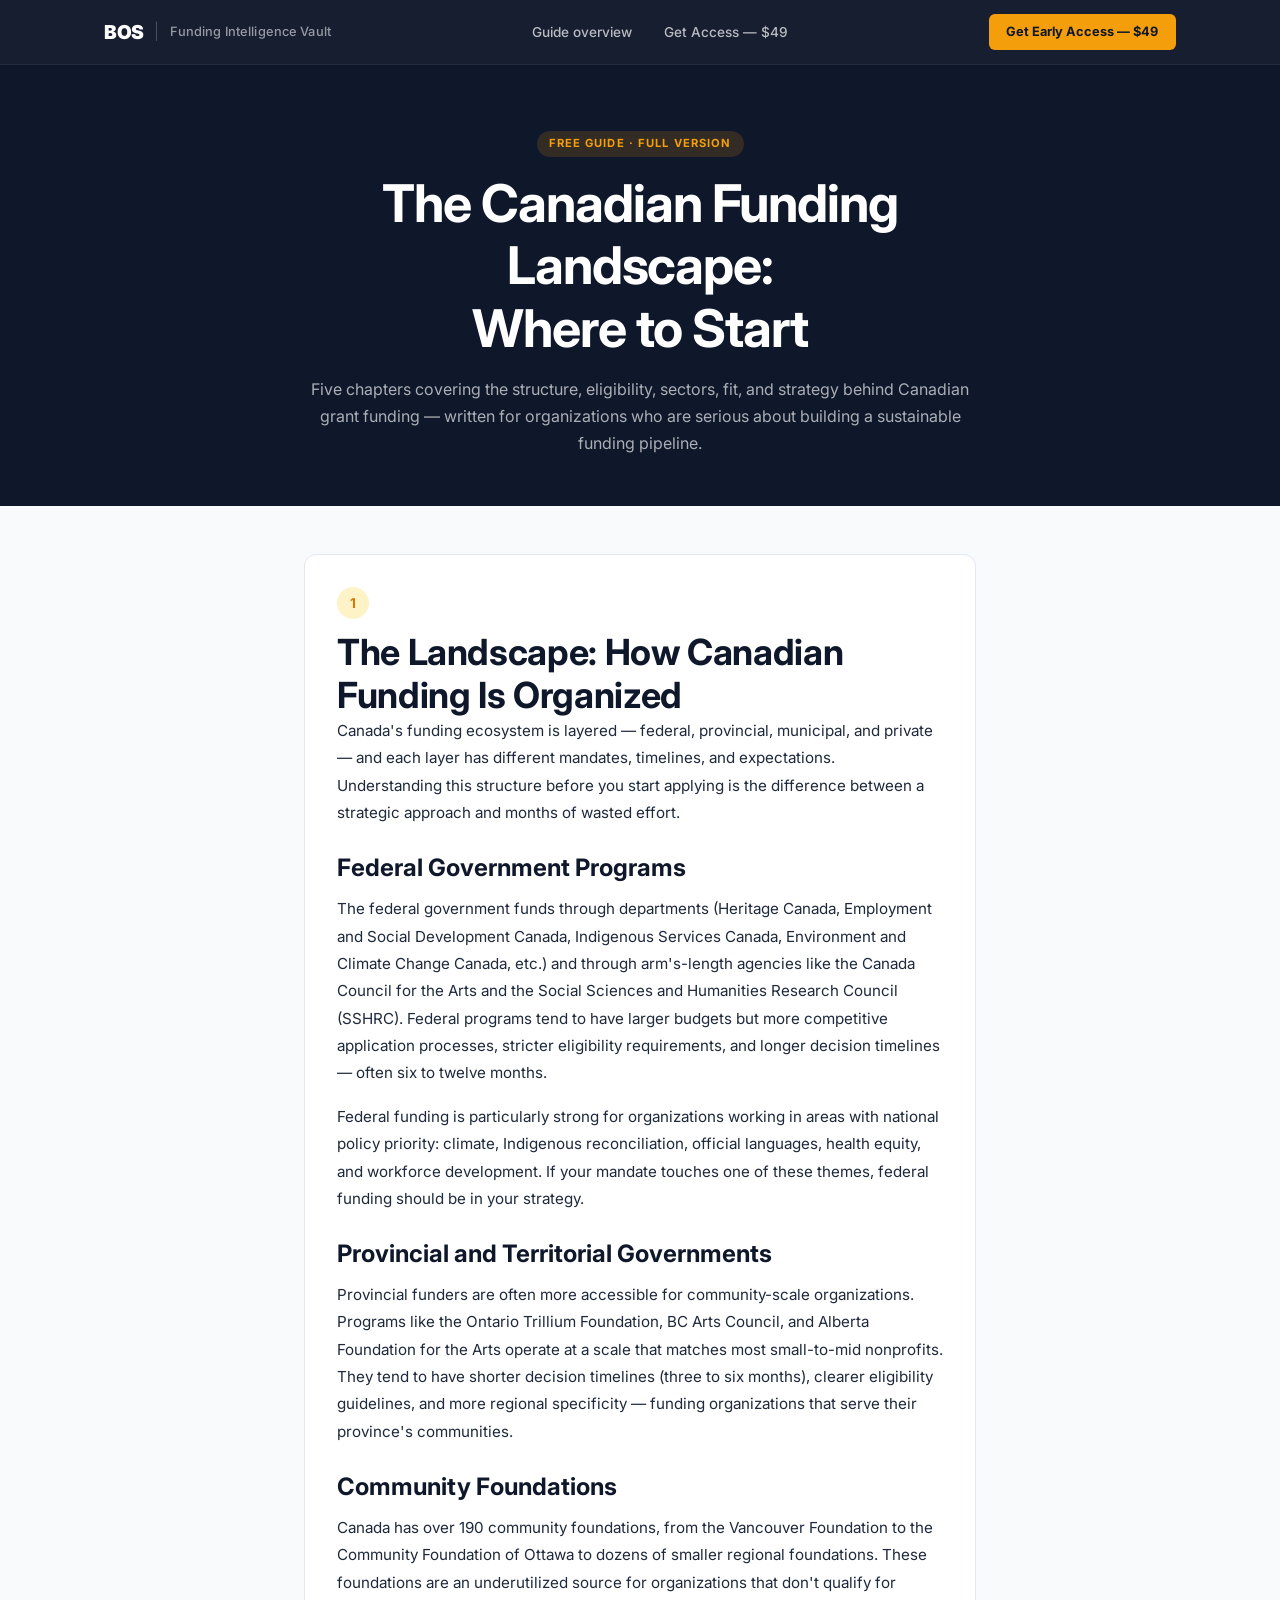
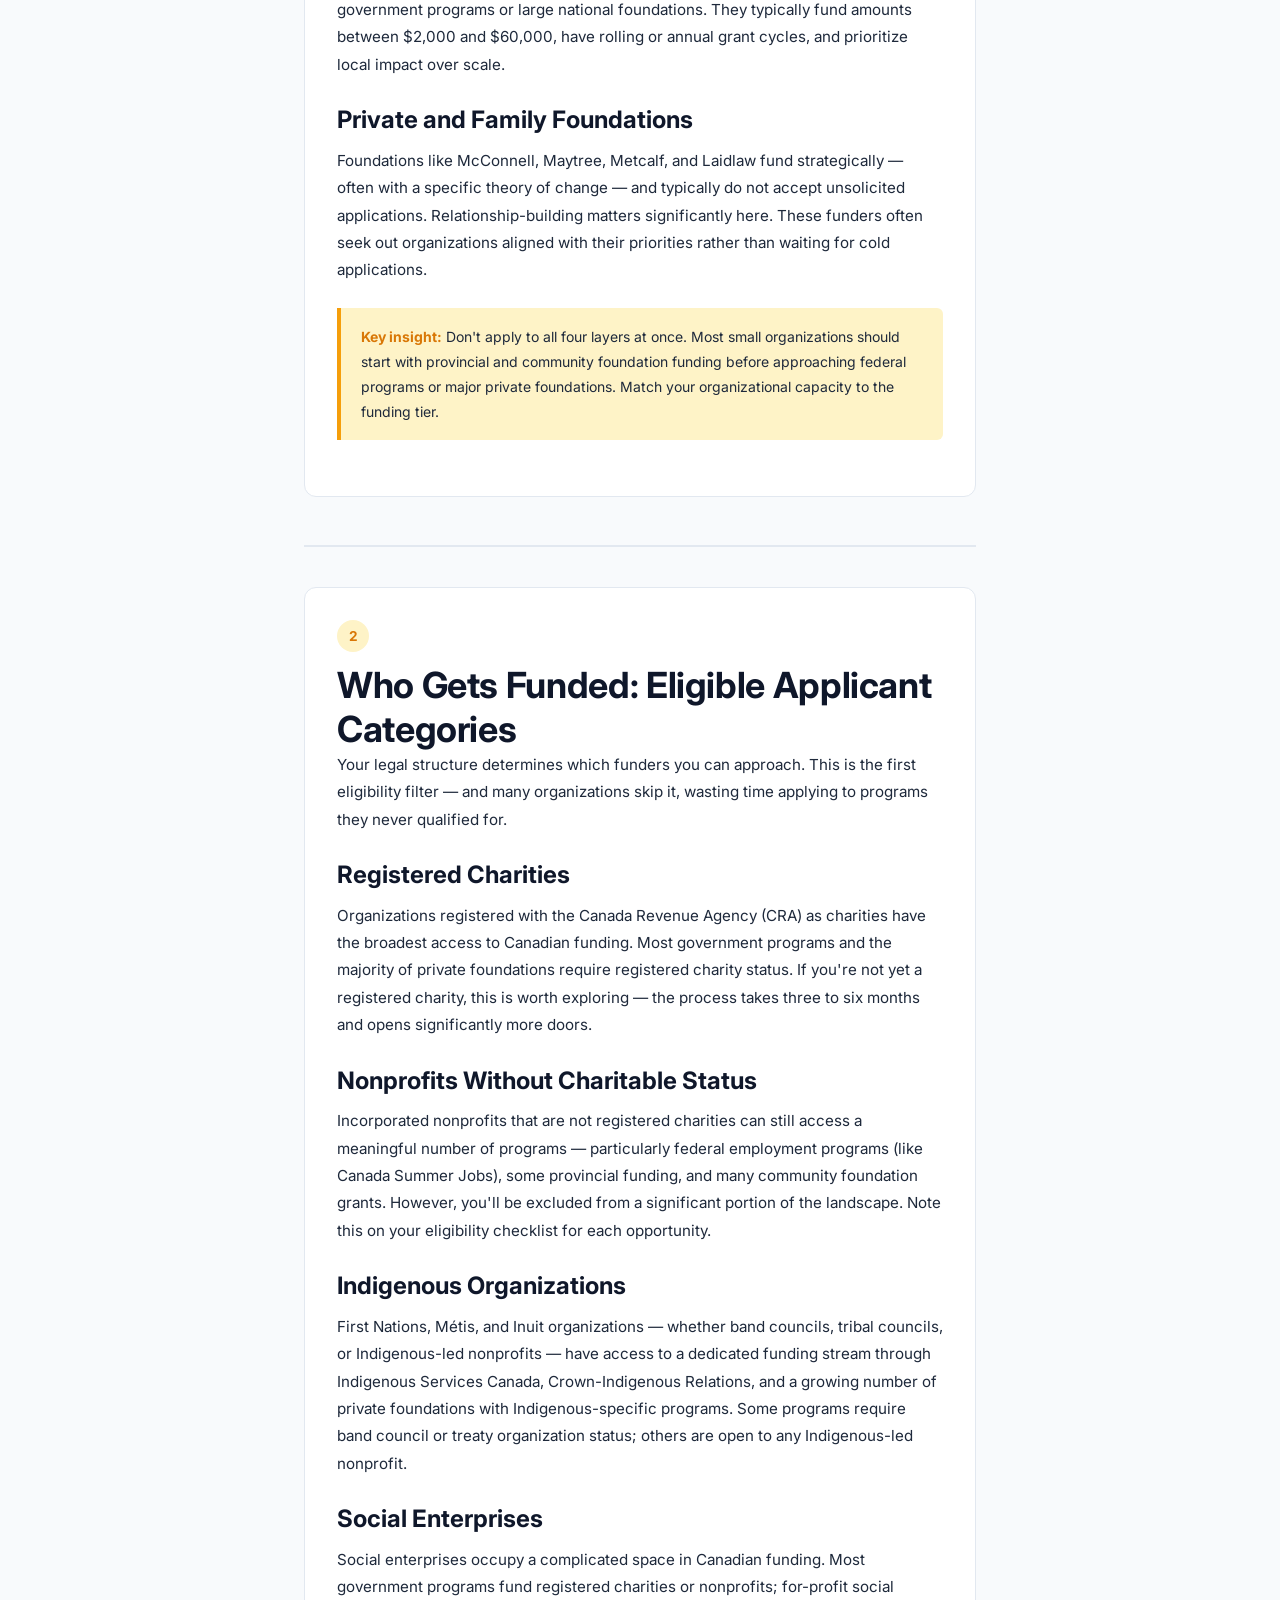
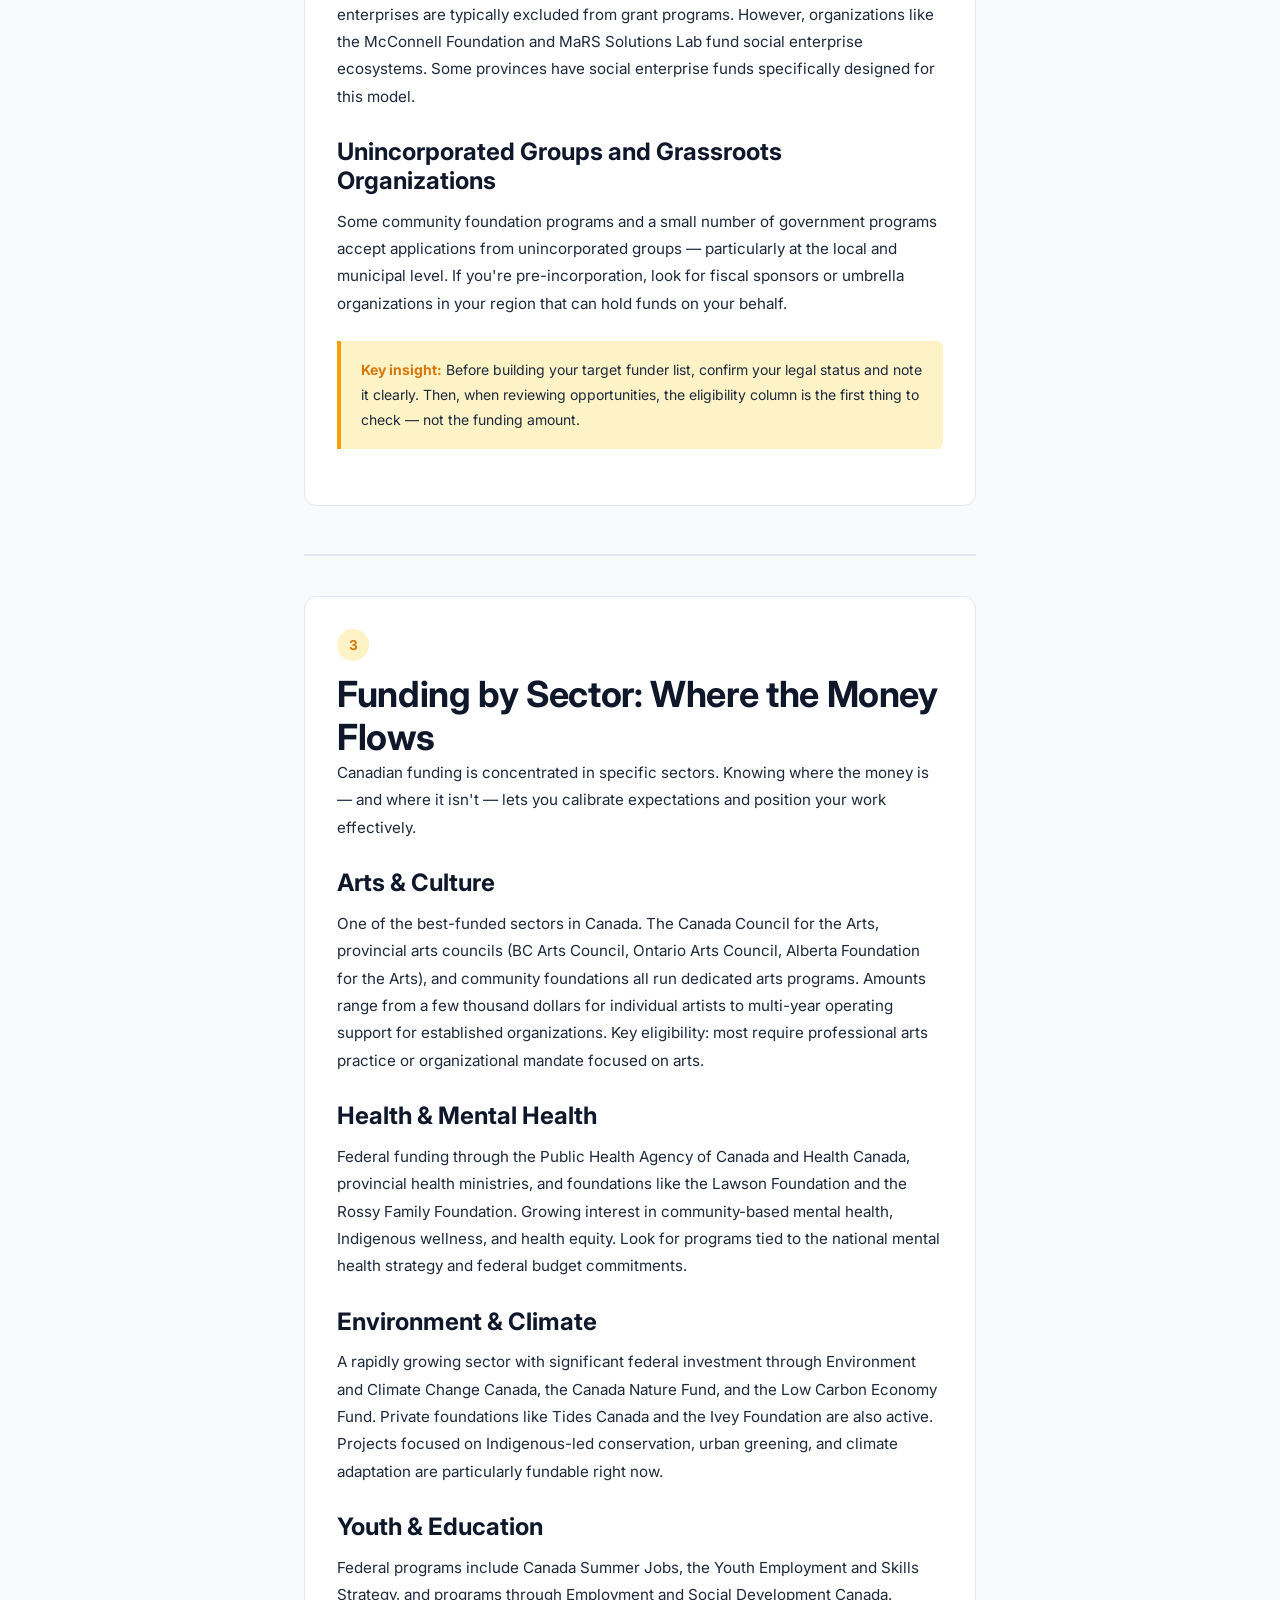
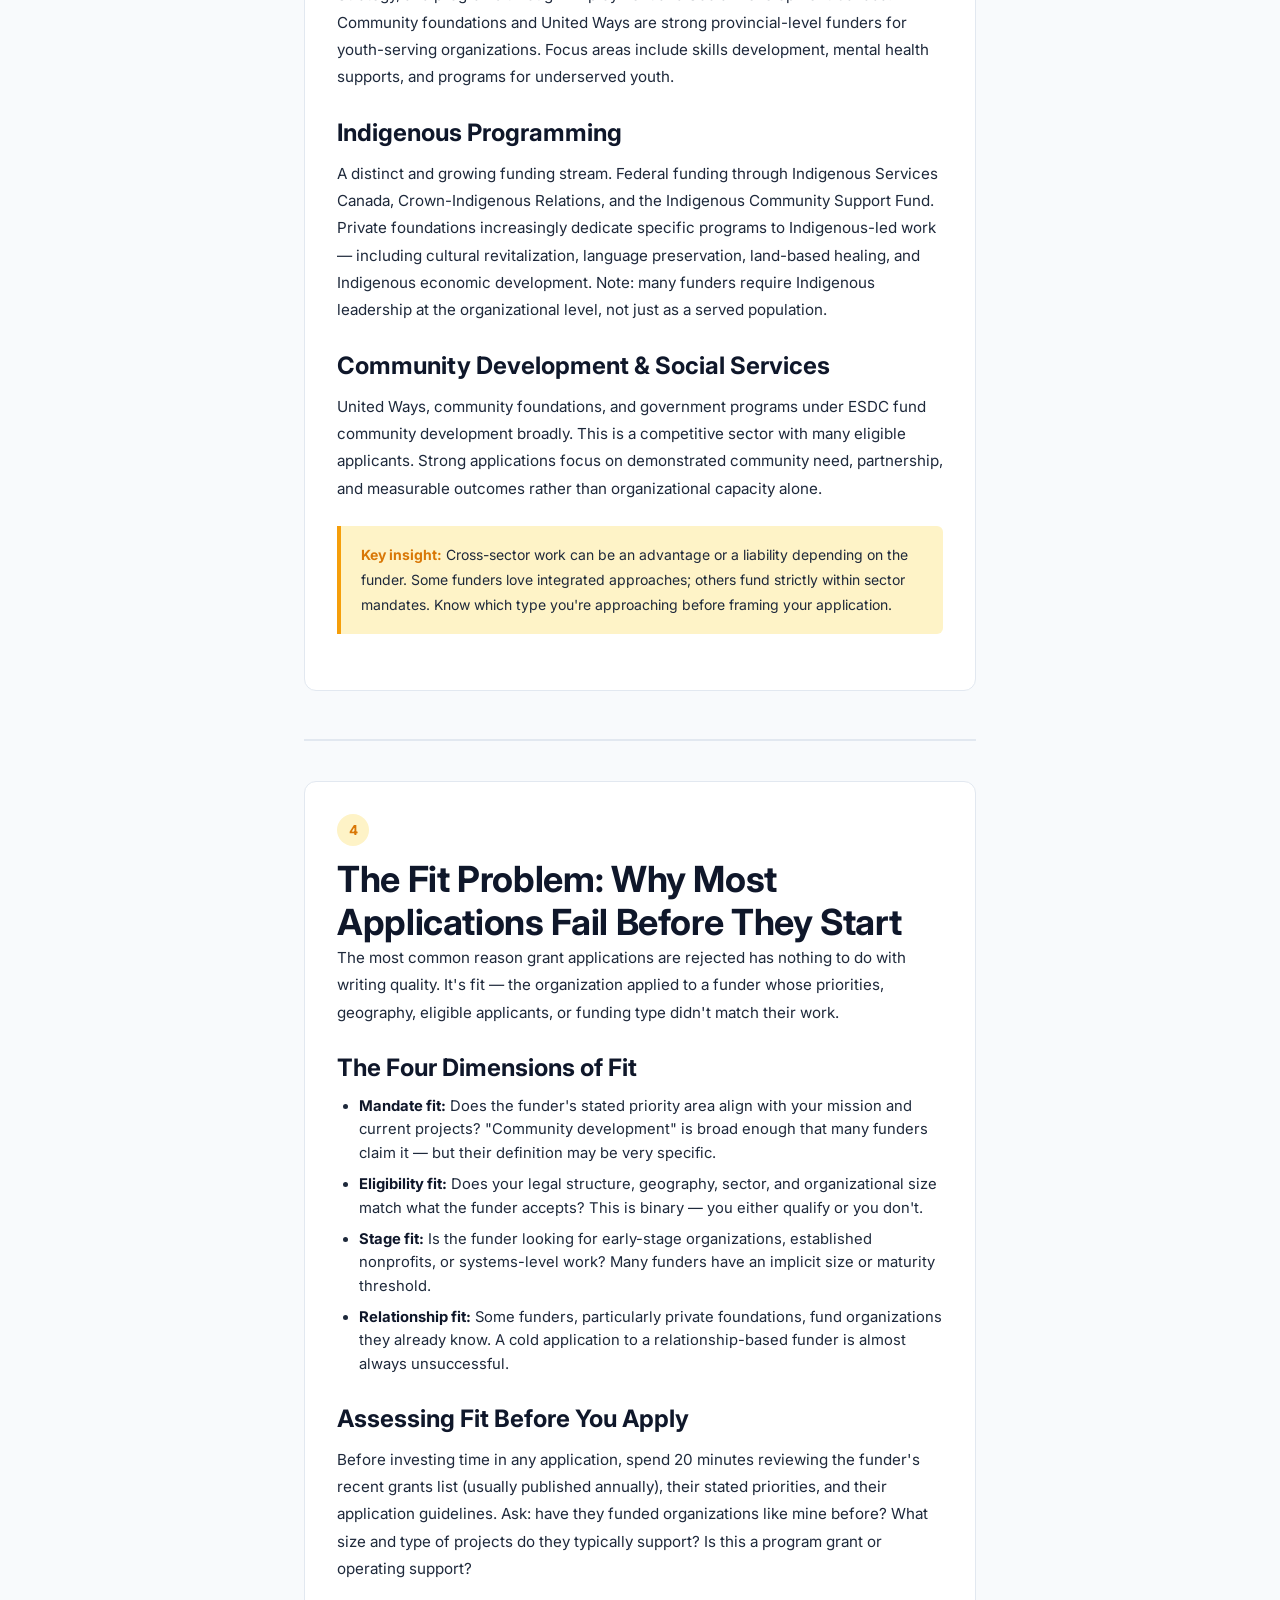
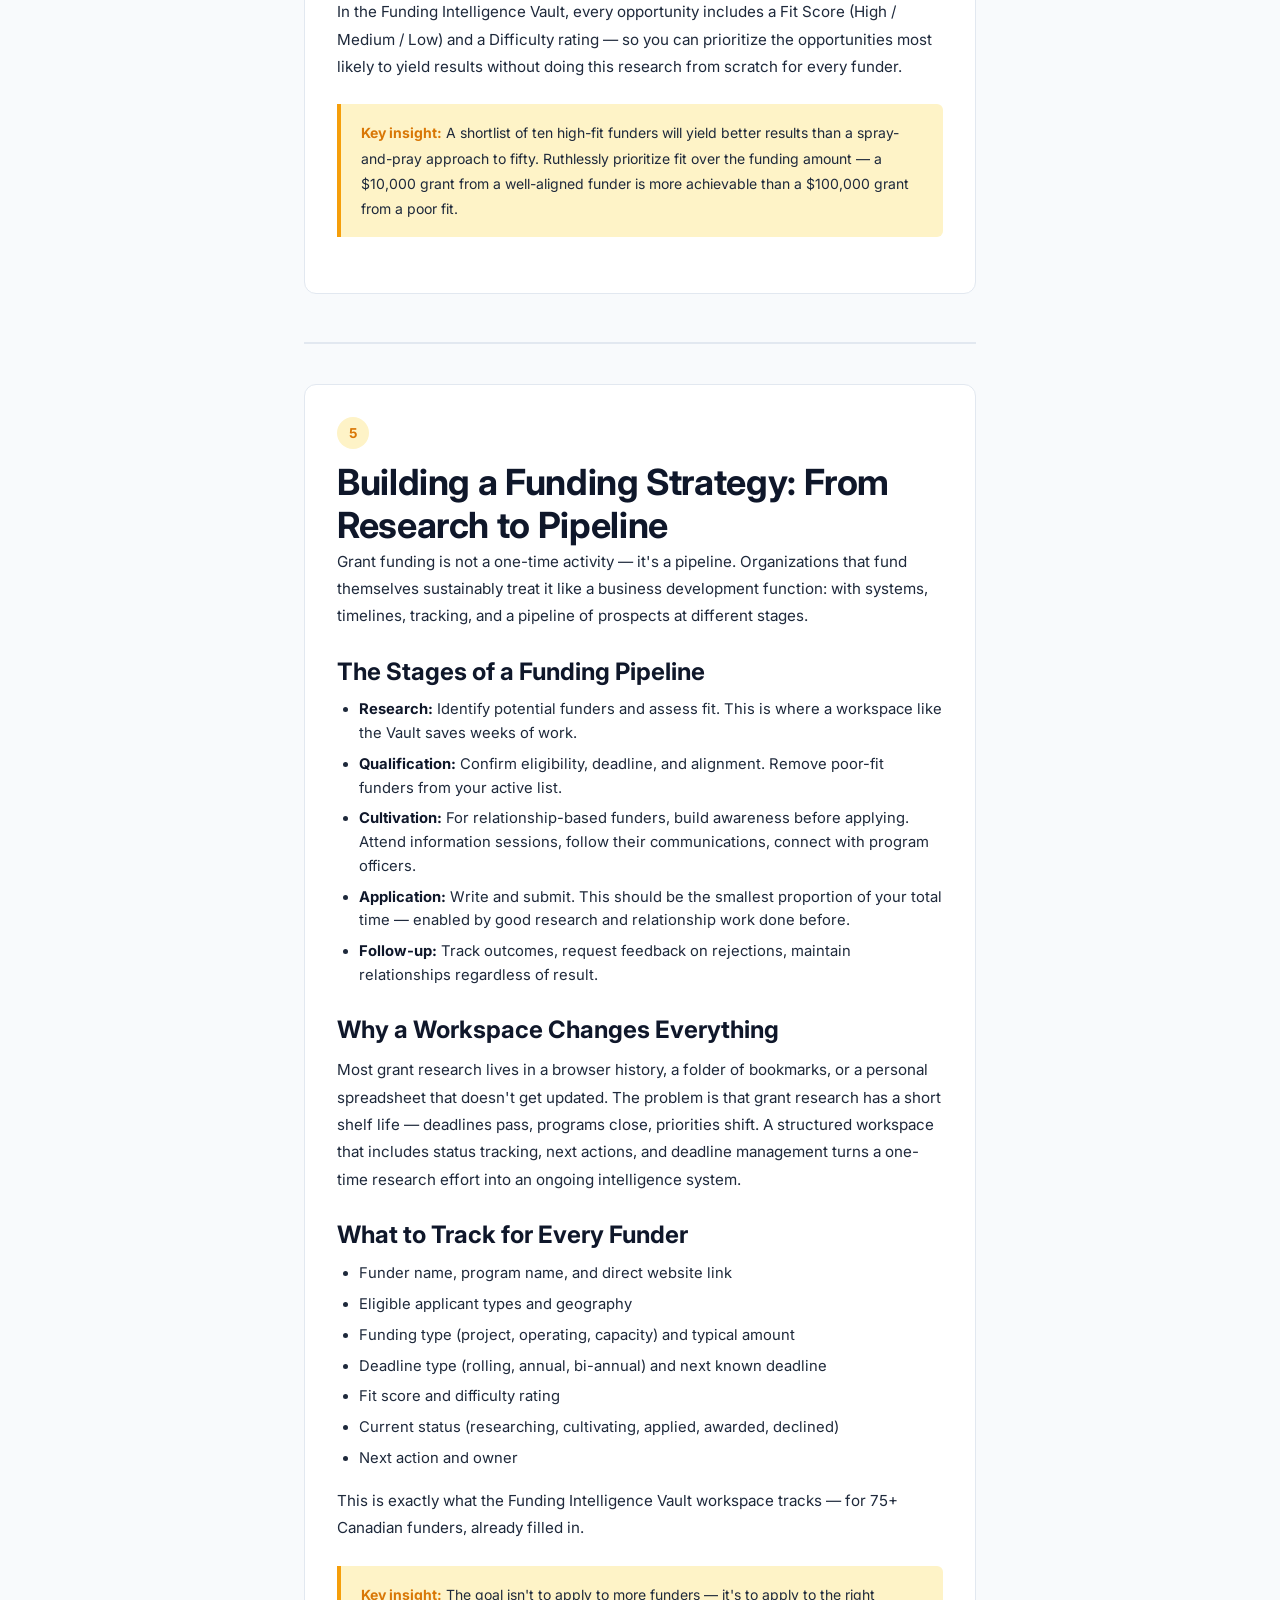
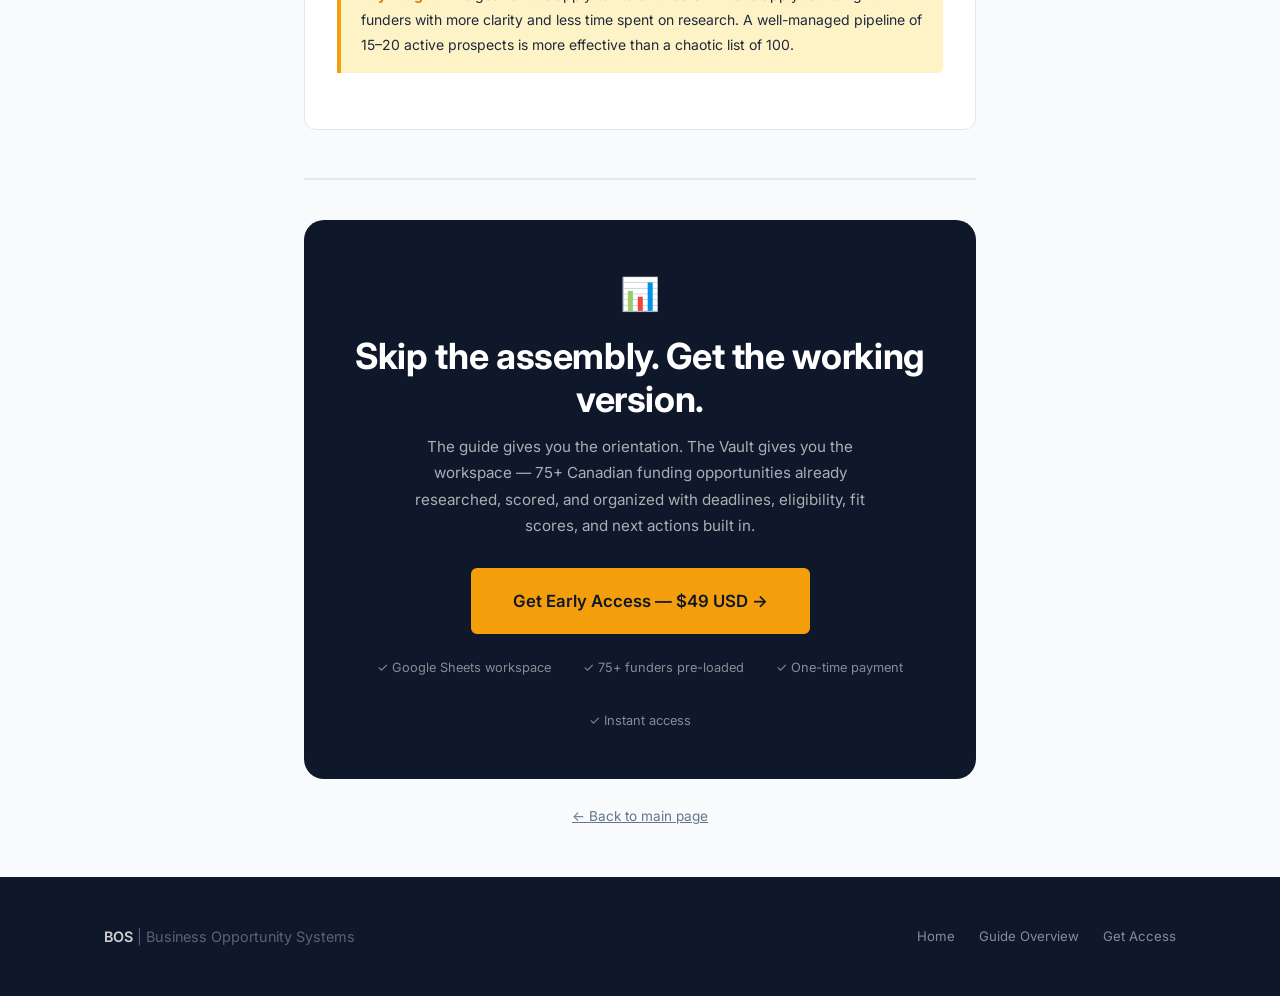
<file: guide-full.html>
<!DOCTYPE html>
<html lang="en">
<head>
  <meta charset="UTF-8" />
  <meta name="viewport" content="width=device-width, initial-scale=1.0" />
  <title>The Canadian Funding Landscape: Where to Start — Full Guide | BOS</title>
  <meta name="description" content="A complete orientation guide to Canadian grant funding for nonprofits, NGOs, and social enterprises. Five chapters covering structure, eligibility, sectors, fit, and strategy." />
  <link rel="preconnect" href="https://fonts.googleapis.com" />
  <link rel="preconnect" href="https://fonts.gstatic.com" crossorigin />
  <link href="https://fonts.googleapis.com/css2?family=Inter:wght@400;500;600;700;800&display=swap" rel="stylesheet" />
  <link rel="stylesheet" href="assets/style.css" />
  <style>
    .guide-body { max-width: 720px; margin: 0 auto; }
    .guide-body h3 { margin: 1.75rem 0 .75rem; color: var(--navy); }
    .guide-body p  { margin-bottom: 1rem; font-size: .95rem; line-height: 1.8; color: var(--navy-mid); }
    .guide-body ul { padding-left: 1.4rem; margin-bottom: 1rem; }
    .guide-body ul li { font-size: .925rem; color: var(--navy-mid); margin-bottom: .45rem; line-height: 1.6; }
    .guide-body strong { color: var(--navy); }
    .chapter-divider { border: none; border-top: 2px solid var(--border); margin: 3rem 0 2.5rem; }
    .callout {
      background: var(--amber-lt);
      border-left: 4px solid var(--amber);
      border-radius: 0 var(--radius-sm) var(--radius-sm) 0;
      padding: 1rem 1.25rem;
      margin: 1.5rem 0;
    }
    .callout p { margin: 0; font-size: .875rem; color: var(--navy-mid); }
    .callout strong { color: var(--amber-dk); }
  </style>
</head>
<body>

<!-- Nav -->
<nav class="nav">
  <div class="container nav-inner">
    <a href="index.html" class="nav-brand">
      <span class="nav-brand-name">BOS</span>
      <span class="nav-brand-sep">|</span>
      <span class="nav-product">Funding Intelligence Vault</span>
    </a>
    <ul class="nav-links">
      <li><a href="guide.html">Guide overview</a></li>
      <li><a href="index.html#pricing">Get Access — $49</a></li>
    </ul>
    <a href="request-access.html" class="nav-cta">Get Early Access — $49</a>
  </div>
</nav>

<!-- Header -->
<section style="background:var(--navy); padding:4rem 0 3rem;">
  <div class="container guide-body" style="text-align:center;">
    <div class="label" style="background:rgba(245,158,11,.15); color:var(--amber);">Free Guide · Full Version</div>
    <h1 style="color:#fff; margin-bottom:1rem;">The Canadian Funding Landscape:<br>Where to Start</h1>
    <p style="color:rgba(255,255,255,.65); font-size:1rem; margin-bottom:0; line-height:1.7;">
      Five chapters covering the structure, eligibility, sectors, fit, and strategy behind Canadian grant funding — written for organizations who are serious about building a sustainable funding pipeline.
    </p>
  </div>
</section>

<!-- Guide content -->
<section class="section-sm">
  <div class="container guide-body">

    <!-- Chapter 1 -->
    <div class="guide-chapter">
      <div class="chapter-num">1</div>
      <h2>The Landscape: How Canadian Funding Is Organized</h2>

      <p>Canada's funding ecosystem is layered — federal, provincial, municipal, and private — and each layer has different mandates, timelines, and expectations. Understanding this structure before you start applying is the difference between a strategic approach and months of wasted effort.</p>

      <h3>Federal Government Programs</h3>
      <p>The federal government funds through departments (Heritage Canada, Employment and Social Development Canada, Indigenous Services Canada, Environment and Climate Change Canada, etc.) and through arm's-length agencies like the Canada Council for the Arts and the Social Sciences and Humanities Research Council (SSHRC). Federal programs tend to have larger budgets but more competitive application processes, stricter eligibility requirements, and longer decision timelines — often six to twelve months.</p>

      <p>Federal funding is particularly strong for organizations working in areas with national policy priority: climate, Indigenous reconciliation, official languages, health equity, and workforce development. If your mandate touches one of these themes, federal funding should be in your strategy.</p>

      <h3>Provincial and Territorial Governments</h3>
      <p>Provincial funders are often more accessible for community-scale organizations. Programs like the Ontario Trillium Foundation, BC Arts Council, and Alberta Foundation for the Arts operate at a scale that matches most small-to-mid nonprofits. They tend to have shorter decision timelines (three to six months), clearer eligibility guidelines, and more regional specificity — funding organizations that serve their province's communities.</p>

      <h3>Community Foundations</h3>
      <p>Canada has over 190 community foundations, from the Vancouver Foundation to the Community Foundation of Ottawa to dozens of smaller regional foundations. These foundations are an underutilized source for organizations that don't qualify for government programs or large national foundations. They typically fund amounts between $2,000 and $60,000, have rolling or annual grant cycles, and prioritize local impact over scale.</p>

      <h3>Private and Family Foundations</h3>
      <p>Foundations like McConnell, Maytree, Metcalf, and Laidlaw fund strategically — often with a specific theory of change — and typically do not accept unsolicited applications. Relationship-building matters significantly here. These funders often seek out organizations aligned with their priorities rather than waiting for cold applications.</p>

      <div class="callout">
        <p><strong>Key insight:</strong> Don't apply to all four layers at once. Most small organizations should start with provincial and community foundation funding before approaching federal programs or major private foundations. Match your organizational capacity to the funding tier.</p>
      </div>
    </div>

    <hr class="chapter-divider" />

    <!-- Chapter 2 -->
    <div class="guide-chapter">
      <div class="chapter-num">2</div>
      <h2>Who Gets Funded: Eligible Applicant Categories</h2>

      <p>Your legal structure determines which funders you can approach. This is the first eligibility filter — and many organizations skip it, wasting time applying to programs they never qualified for.</p>

      <h3>Registered Charities</h3>
      <p>Organizations registered with the Canada Revenue Agency (CRA) as charities have the broadest access to Canadian funding. Most government programs and the majority of private foundations require registered charity status. If you're not yet a registered charity, this is worth exploring — the process takes three to six months and opens significantly more doors.</p>

      <h3>Nonprofits Without Charitable Status</h3>
      <p>Incorporated nonprofits that are not registered charities can still access a meaningful number of programs — particularly federal employment programs (like Canada Summer Jobs), some provincial funding, and many community foundation grants. However, you'll be excluded from a significant portion of the landscape. Note this on your eligibility checklist for each opportunity.</p>

      <h3>Indigenous Organizations</h3>
      <p>First Nations, Métis, and Inuit organizations — whether band councils, tribal councils, or Indigenous-led nonprofits — have access to a dedicated funding stream through Indigenous Services Canada, Crown-Indigenous Relations, and a growing number of private foundations with Indigenous-specific programs. Some programs require band council or treaty organization status; others are open to any Indigenous-led nonprofit.</p>

      <h3>Social Enterprises</h3>
      <p>Social enterprises occupy a complicated space in Canadian funding. Most government programs fund registered charities or nonprofits; for-profit social enterprises are typically excluded from grant programs. However, organizations like the McConnell Foundation and MaRS Solutions Lab fund social enterprise ecosystems. Some provinces have social enterprise funds specifically designed for this model.</p>

      <h3>Unincorporated Groups and Grassroots Organizations</h3>
      <p>Some community foundation programs and a small number of government programs accept applications from unincorporated groups — particularly at the local and municipal level. If you're pre-incorporation, look for fiscal sponsors or umbrella organizations in your region that can hold funds on your behalf.</p>

      <div class="callout">
        <p><strong>Key insight:</strong> Before building your target funder list, confirm your legal status and note it clearly. Then, when reviewing opportunities, the eligibility column is the first thing to check — not the funding amount.</p>
      </div>
    </div>

    <hr class="chapter-divider" />

    <!-- Chapter 3 -->
    <div class="guide-chapter">
      <div class="chapter-num">3</div>
      <h2>Funding by Sector: Where the Money Flows</h2>

      <p>Canadian funding is concentrated in specific sectors. Knowing where the money is — and where it isn't — lets you calibrate expectations and position your work effectively.</p>

      <h3>Arts & Culture</h3>
      <p>One of the best-funded sectors in Canada. The Canada Council for the Arts, provincial arts councils (BC Arts Council, Ontario Arts Council, Alberta Foundation for the Arts), and community foundations all run dedicated arts programs. Amounts range from a few thousand dollars for individual artists to multi-year operating support for established organizations. Key eligibility: most require professional arts practice or organizational mandate focused on arts.</p>

      <h3>Health & Mental Health</h3>
      <p>Federal funding through the Public Health Agency of Canada and Health Canada, provincial health ministries, and foundations like the Lawson Foundation and the Rossy Family Foundation. Growing interest in community-based mental health, Indigenous wellness, and health equity. Look for programs tied to the national mental health strategy and federal budget commitments.</p>

      <h3>Environment & Climate</h3>
      <p>A rapidly growing sector with significant federal investment through Environment and Climate Change Canada, the Canada Nature Fund, and the Low Carbon Economy Fund. Private foundations like Tides Canada and the Ivey Foundation are also active. Projects focused on Indigenous-led conservation, urban greening, and climate adaptation are particularly fundable right now.</p>

      <h3>Youth & Education</h3>
      <p>Federal programs include Canada Summer Jobs, the Youth Employment and Skills Strategy, and programs through Employment and Social Development Canada. Community foundations and United Ways are strong provincial-level funders for youth-serving organizations. Focus areas include skills development, mental health supports, and programs for underserved youth.</p>

      <h3>Indigenous Programming</h3>
      <p>A distinct and growing funding stream. Federal funding through Indigenous Services Canada, Crown-Indigenous Relations, and the Indigenous Community Support Fund. Private foundations increasingly dedicate specific programs to Indigenous-led work — including cultural revitalization, language preservation, land-based healing, and Indigenous economic development. Note: many funders require Indigenous leadership at the organizational level, not just as a served population.</p>

      <h3>Community Development & Social Services</h3>
      <p>United Ways, community foundations, and government programs under ESDC fund community development broadly. This is a competitive sector with many eligible applicants. Strong applications focus on demonstrated community need, partnership, and measurable outcomes rather than organizational capacity alone.</p>

      <div class="callout">
        <p><strong>Key insight:</strong> Cross-sector work can be an advantage or a liability depending on the funder. Some funders love integrated approaches; others fund strictly within sector mandates. Know which type you're approaching before framing your application.</p>
      </div>
    </div>

    <hr class="chapter-divider" />

    <!-- Chapter 4 -->
    <div class="guide-chapter">
      <div class="chapter-num">4</div>
      <h2>The Fit Problem: Why Most Applications Fail Before They Start</h2>

      <p>The most common reason grant applications are rejected has nothing to do with writing quality. It's fit — the organization applied to a funder whose priorities, geography, eligible applicants, or funding type didn't match their work.</p>

      <h3>The Four Dimensions of Fit</h3>
      <ul>
        <li><strong>Mandate fit:</strong> Does the funder's stated priority area align with your mission and current projects? "Community development" is broad enough that many funders claim it — but their definition may be very specific.</li>
        <li><strong>Eligibility fit:</strong> Does your legal structure, geography, sector, and organizational size match what the funder accepts? This is binary — you either qualify or you don't.</li>
        <li><strong>Stage fit:</strong> Is the funder looking for early-stage organizations, established nonprofits, or systems-level work? Many funders have an implicit size or maturity threshold.</li>
        <li><strong>Relationship fit:</strong> Some funders, particularly private foundations, fund organizations they already know. A cold application to a relationship-based funder is almost always unsuccessful.</li>
      </ul>

      <h3>Assessing Fit Before You Apply</h3>
      <p>Before investing time in any application, spend 20 minutes reviewing the funder's recent grants list (usually published annually), their stated priorities, and their application guidelines. Ask: have they funded organizations like mine before? What size and type of projects do they typically support? Is this a program grant or operating support?</p>

      <p>In the Funding Intelligence Vault, every opportunity includes a Fit Score (High / Medium / Low) and a Difficulty rating — so you can prioritize the opportunities most likely to yield results without doing this research from scratch for every funder.</p>

      <div class="callout">
        <p><strong>Key insight:</strong> A shortlist of ten high-fit funders will yield better results than a spray-and-pray approach to fifty. Ruthlessly prioritize fit over the funding amount — a $10,000 grant from a well-aligned funder is more achievable than a $100,000 grant from a poor fit.</p>
      </div>
    </div>

    <hr class="chapter-divider" />

    <!-- Chapter 5 -->
    <div class="guide-chapter">
      <div class="chapter-num">5</div>
      <h2>Building a Funding Strategy: From Research to Pipeline</h2>

      <p>Grant funding is not a one-time activity — it's a pipeline. Organizations that fund themselves sustainably treat it like a business development function: with systems, timelines, tracking, and a pipeline of prospects at different stages.</p>

      <h3>The Stages of a Funding Pipeline</h3>
      <ul>
        <li><strong>Research:</strong> Identify potential funders and assess fit. This is where a workspace like the Vault saves weeks of work.</li>
        <li><strong>Qualification:</strong> Confirm eligibility, deadline, and alignment. Remove poor-fit funders from your active list.</li>
        <li><strong>Cultivation:</strong> For relationship-based funders, build awareness before applying. Attend information sessions, follow their communications, connect with program officers.</li>
        <li><strong>Application:</strong> Write and submit. This should be the smallest proportion of your total time — enabled by good research and relationship work done before.</li>
        <li><strong>Follow-up:</strong> Track outcomes, request feedback on rejections, maintain relationships regardless of result.</li>
      </ul>

      <h3>Why a Workspace Changes Everything</h3>
      <p>Most grant research lives in a browser history, a folder of bookmarks, or a personal spreadsheet that doesn't get updated. The problem is that grant research has a short shelf life — deadlines pass, programs close, priorities shift. A structured workspace that includes status tracking, next actions, and deadline management turns a one-time research effort into an ongoing intelligence system.</p>

      <h3>What to Track for Every Funder</h3>
      <ul>
        <li>Funder name, program name, and direct website link</li>
        <li>Eligible applicant types and geography</li>
        <li>Funding type (project, operating, capacity) and typical amount</li>
        <li>Deadline type (rolling, annual, bi-annual) and next known deadline</li>
        <li>Fit score and difficulty rating</li>
        <li>Current status (researching, cultivating, applied, awarded, declined)</li>
        <li>Next action and owner</li>
      </ul>

      <p>This is exactly what the Funding Intelligence Vault workspace tracks — for 75+ Canadian funders, already filled in.</p>

      <div class="callout">
        <p><strong>Key insight:</strong> The goal isn't to apply to more funders — it's to apply to the right funders with more clarity and less time spent on research. A well-managed pipeline of 15–20 active prospects is more effective than a chaotic list of 100.</p>
      </div>
    </div>

    <hr class="chapter-divider" />

    <!-- Upgrade CTA -->
    <div style="background:var(--navy); border-radius:var(--radius-lg); padding:3rem; color:#fff; text-align:center; margin-top:1rem;">
      <div style="font-size:2rem; margin-bottom:1rem;">📊</div>
      <h2 style="color:#fff; margin-bottom:.75rem;">Skip the assembly. Get the working version.</h2>
      <p style="color:rgba(255,255,255,.65); max-width:500px; margin:0 auto 1.75rem; font-size:.95rem; line-height:1.75;">
        The guide gives you the orientation. The Vault gives you the workspace — 75+ Canadian funding opportunities already researched, scored, and organized with deadlines, eligibility, fit scores, and next actions built in.
      </p>
      <a href="request-access.html" class="btn btn-primary btn-lg" id="guide-upgrade-btn">Get Early Access — $49 USD →</a>
      <div style="display:flex; gap:2rem; justify-content:center; margin-top:1.5rem; flex-wrap:wrap;">
        <span style="font-size:.8rem; color:rgba(255,255,255,.5);">✓ Google Sheets workspace</span>
        <span style="font-size:.8rem; color:rgba(255,255,255,.5);">✓ 75+ funders pre-loaded</span>
        <span style="font-size:.8rem; color:rgba(255,255,255,.5);">✓ One-time payment</span>
        <span style="font-size:.8rem; color:rgba(255,255,255,.5);">✓ Instant access</span>
      </div>
    </div>

    <div style="text-align:center; margin-top:1.5rem;">
      <a href="index.html" style="font-size:.85rem; color:var(--muted); text-decoration:underline;">← Back to main page</a>
    </div>

  </div>
</section>

<!-- Footer -->
<footer class="footer">
  <div class="container footer-inner">
    <div class="footer-brand">BOS <span style="opacity:.4;font-weight:400;">| Business Opportunity Systems</span></div>
    <div class="footer-links">
      <a href="index.html">Home</a>
      <a href="guide.html">Guide Overview</a>
      <a href="request-access.html">Get Access</a>
    </div>
  </div>
</footer>

<script src="config.js"></script>
<script src="assets/site.js"></script>
</body>
</html>
</file>
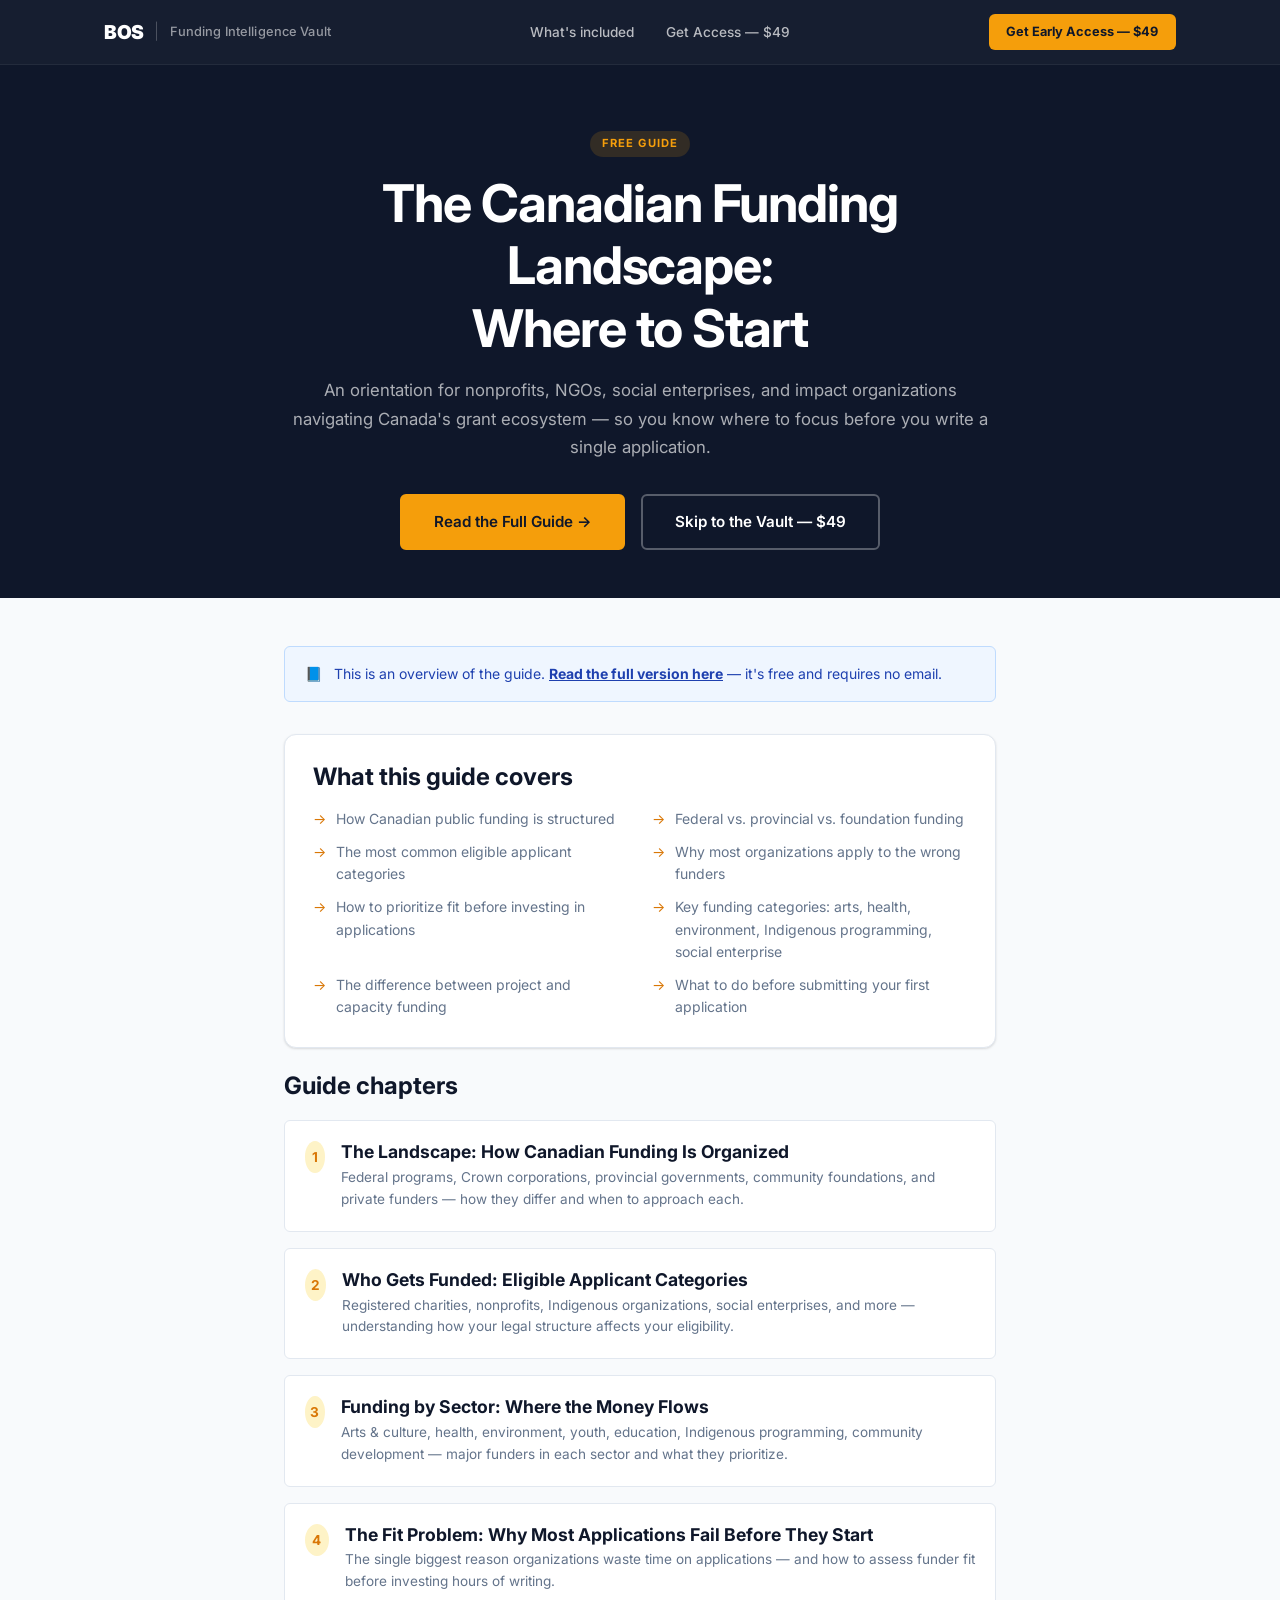
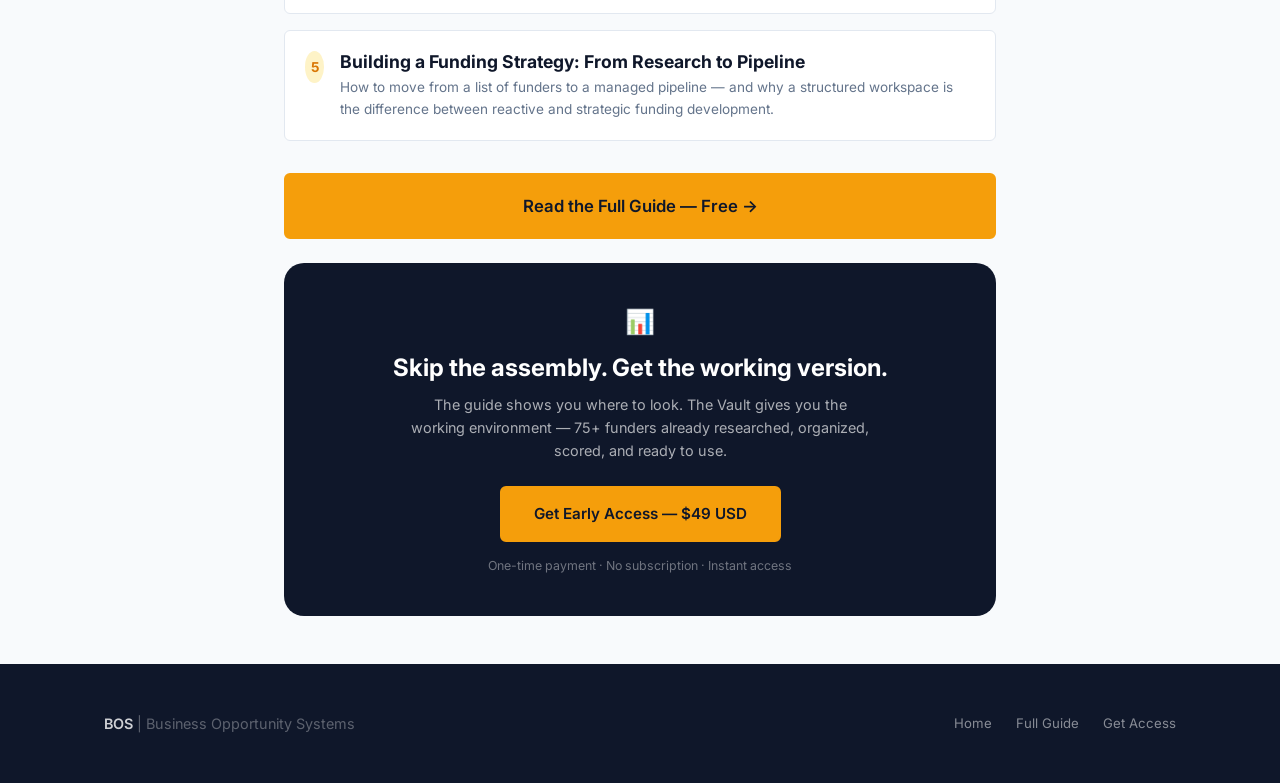
<file: guide.html>
<!DOCTYPE html>
<html lang="en">
<head>
  <meta charset="UTF-8" />
  <meta name="viewport" content="width=device-width, initial-scale=1.0" />
  <title>The Canadian Funding Landscape: Where to Start — Free Guide | BOS</title>
  <meta name="description" content="A free orientation guide for nonprofits, NGOs, and social enterprises navigating Canadian grant funding. Understand who funds what, how the landscape is structured, and where to focus first." />
  <link rel="preconnect" href="https://fonts.googleapis.com" />
  <link rel="preconnect" href="https://fonts.gstatic.com" crossorigin />
  <link href="https://fonts.googleapis.com/css2?family=Inter:wght@400;500;600;700;800&display=swap" rel="stylesheet" />
  <link rel="stylesheet" href="assets/style.css" />
</head>
<body>

<!-- Nav -->
<nav class="nav">
  <div class="container nav-inner">
    <a href="index.html" class="nav-brand">
      <span class="nav-brand-name">BOS</span>
      <span class="nav-brand-sep">|</span>
      <span class="nav-product">Funding Intelligence Vault</span>
    </a>
    <ul class="nav-links">
      <li><a href="index.html#what-you-get">What's included</a></li>
      <li><a href="index.html#pricing">Get Access — $49</a></li>
    </ul>
    <a href="request-access.html" class="nav-cta">Get Early Access — $49</a>
  </div>
</nav>

<!-- Hero -->
<section style="background:var(--navy); padding:4rem 0 3rem;">
  <div class="container" style="max-width:760px; text-align:center;">
    <div class="label" style="background:rgba(245,158,11,.15); color:var(--amber);">Free Guide</div>
    <h1 style="color:#fff; margin-bottom:1rem;">The Canadian Funding Landscape:<br>Where to Start</h1>
    <p style="color:rgba(255,255,255,.65); font-size:1.05rem; margin-bottom:2rem; line-height:1.7;">
      An orientation for nonprofits, NGOs, social enterprises, and impact organizations navigating Canada's grant ecosystem — so you know where to focus before you write a single application.
    </p>
    <div style="display:flex; gap:1rem; justify-content:center; flex-wrap:wrap;">
      <a href="guide-full.html" class="btn btn-primary">Read the Full Guide →</a>
      <a href="request-access.html" class="btn btn-outline-white">Skip to the Vault — $49</a>
    </div>
  </div>
</section>

<!-- Guide overview / teaser -->
<section class="section-sm">
  <div class="container" style="max-width:760px;">

    <div class="alert alert-info" style="margin-bottom:2rem;">
      <span>📘</span>
      <span>This is an overview of the guide. <a href="guide-full.html" style="font-weight:700; text-decoration:underline;">Read the full version here</a> — it's free and requires no email.</span>
    </div>

    <!-- What the guide covers -->
    <div class="card" style="margin-bottom:1.5rem;">
      <h3 style="margin-bottom:1rem;">What this guide covers</h3>
      <div style="display:grid; grid-template-columns:1fr 1fr; gap:.65rem 1.5rem;">
        <div style="display:flex; gap:.6rem; font-size:.875rem; color:var(--muted);"><span style="color:var(--amber-dk);">→</span> How Canadian public funding is structured</div>
        <div style="display:flex; gap:.6rem; font-size:.875rem; color:var(--muted);"><span style="color:var(--amber-dk);">→</span> Federal vs. provincial vs. foundation funding</div>
        <div style="display:flex; gap:.6rem; font-size:.875rem; color:var(--muted);"><span style="color:var(--amber-dk);">→</span> The most common eligible applicant categories</div>
        <div style="display:flex; gap:.6rem; font-size:.875rem; color:var(--muted);"><span style="color:var(--amber-dk);">→</span> Why most organizations apply to the wrong funders</div>
        <div style="display:flex; gap:.6rem; font-size:.875rem; color:var(--muted);"><span style="color:var(--amber-dk);">→</span> How to prioritize fit before investing in applications</div>
        <div style="display:flex; gap:.6rem; font-size:.875rem; color:var(--muted);"><span style="color:var(--amber-dk);">→</span> Key funding categories: arts, health, environment, Indigenous programming, social enterprise</div>
        <div style="display:flex; gap:.6rem; font-size:.875rem; color:var(--muted);"><span style="color:var(--amber-dk);">→</span> The difference between project and capacity funding</div>
        <div style="display:flex; gap:.6rem; font-size:.875rem; color:var(--muted);"><span style="color:var(--amber-dk);">→</span> What to do before submitting your first application</div>
      </div>
    </div>

    <!-- Chapter previews -->
    <h3 style="margin-bottom:1.25rem;">Guide chapters</h3>

    <div style="display:flex; flex-direction:column; gap:1rem; margin-bottom:2rem;">
      <div style="background:#fff; border:1px solid var(--border); border-radius:var(--radius-sm); padding:1.25rem; display:flex; gap:1rem; align-items:flex-start;">
        <div class="chapter-num">1</div>
        <div>
          <h4 style="margin-bottom:.3rem;">The Landscape: How Canadian Funding Is Organized</h4>
          <p style="font-size:.85rem;">Federal programs, Crown corporations, provincial governments, community foundations, and private funders — how they differ and when to approach each.</p>
        </div>
      </div>
      <div style="background:#fff; border:1px solid var(--border); border-radius:var(--radius-sm); padding:1.25rem; display:flex; gap:1rem; align-items:flex-start;">
        <div class="chapter-num">2</div>
        <div>
          <h4 style="margin-bottom:.3rem;">Who Gets Funded: Eligible Applicant Categories</h4>
          <p style="font-size:.85rem;">Registered charities, nonprofits, Indigenous organizations, social enterprises, and more — understanding how your legal structure affects your eligibility.</p>
        </div>
      </div>
      <div style="background:#fff; border:1px solid var(--border); border-radius:var(--radius-sm); padding:1.25rem; display:flex; gap:1rem; align-items:flex-start;">
        <div class="chapter-num">3</div>
        <div>
          <h4 style="margin-bottom:.3rem;">Funding by Sector: Where the Money Flows</h4>
          <p style="font-size:.85rem;">Arts & culture, health, environment, youth, education, Indigenous programming, community development — major funders in each sector and what they prioritize.</p>
        </div>
      </div>
      <div style="background:#fff; border:1px solid var(--border); border-radius:var(--radius-sm); padding:1.25rem; display:flex; gap:1rem; align-items:flex-start;">
        <div class="chapter-num">4</div>
        <div>
          <h4 style="margin-bottom:.3rem;">The Fit Problem: Why Most Applications Fail Before They Start</h4>
          <p style="font-size:.85rem;">The single biggest reason organizations waste time on applications — and how to assess funder fit before investing hours of writing.</p>
        </div>
      </div>
      <div style="background:#fff; border:1px solid var(--border); border-radius:var(--radius-sm); padding:1.25rem; display:flex; gap:1rem; align-items:flex-start;">
        <div class="chapter-num">5</div>
        <div>
          <h4 style="margin-bottom:.3rem;">Building a Funding Strategy: From Research to Pipeline</h4>
          <p style="font-size:.85rem;">How to move from a list of funders to a managed pipeline — and why a structured workspace is the difference between reactive and strategic funding development.</p>
        </div>
      </div>
    </div>

    <a href="guide-full.html" class="btn btn-primary btn-full btn-lg" style="margin-bottom:1.5rem;">Read the Full Guide — Free →</a>

    <!-- Upgrade CTA -->
    <div style="background:var(--navy); border-radius:var(--radius-lg); padding:2.5rem; color:#fff; text-align:center;">
      <div style="font-size:1.5rem; margin-bottom:.75rem;">📊</div>
      <h3 style="color:#fff; margin-bottom:.65rem;">Skip the assembly. Get the working version.</h3>
      <p style="color:rgba(255,255,255,.65); font-size:.9rem; max-width:460px; margin:0 auto 1.5rem;">
        The guide shows you where to look. The Vault gives you the working environment — 75+ funders already researched, organized, scored, and ready to use.
      </p>
      <a href="request-access.html" class="btn btn-primary">Get Early Access — $49 USD</a>
      <p style="margin-top:.85rem; font-size:.775rem; color:rgba(255,255,255,.4);">One-time payment · No subscription · Instant access</p>
    </div>
  </div>
</section>

<!-- Footer -->
<footer class="footer">
  <div class="container footer-inner">
    <div class="footer-brand">BOS <span style="opacity:.4;font-weight:400;">| Business Opportunity Systems</span></div>
    <div class="footer-links">
      <a href="index.html">Home</a>
      <a href="guide-full.html">Full Guide</a>
      <a href="request-access.html">Get Access</a>
    </div>
  </div>
</footer>

<script src="config.js"></script>
<script src="assets/site.js"></script>
</body>
</html>
</file>
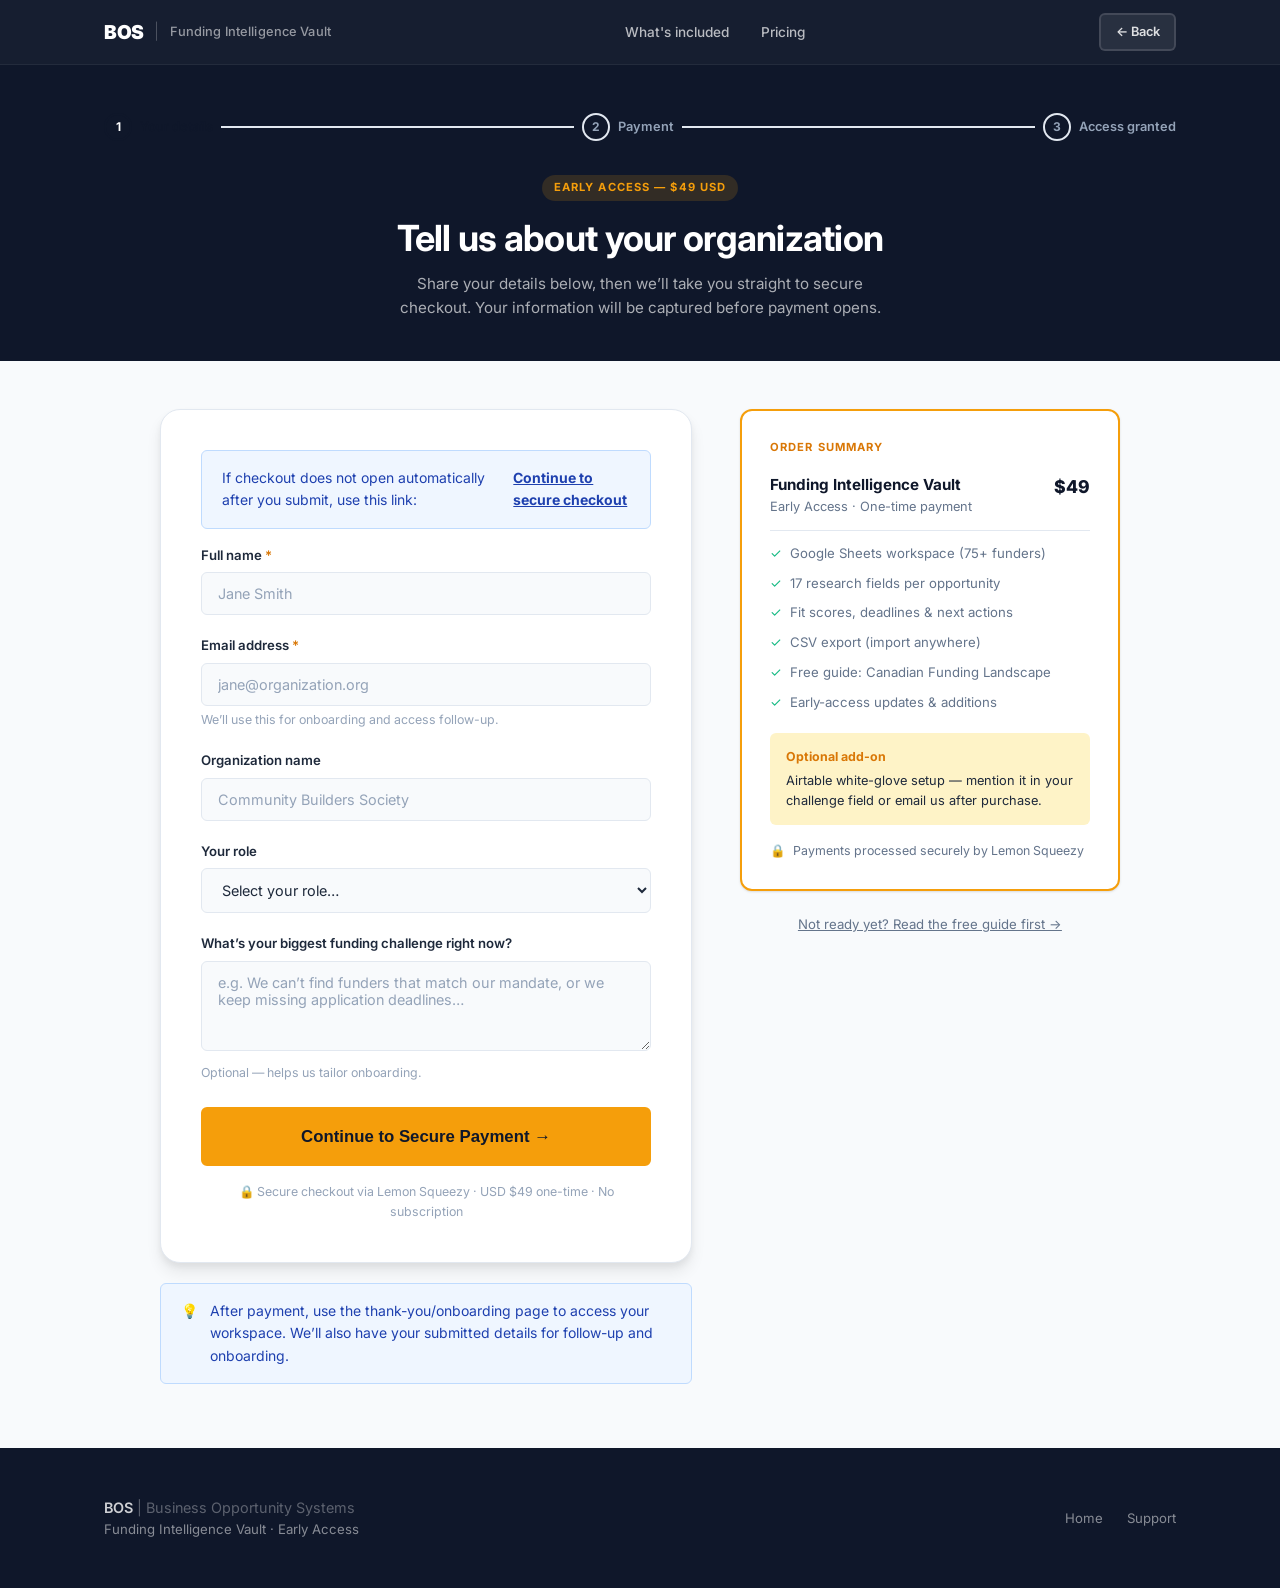
<file: request-access.html>
<!DOCTYPE html>
<html lang="en">
<head>
  <meta charset="UTF-8" />
  <meta name="viewport" content="width=device-width, initial-scale=1.0" />
  <title>Get Early Access — Funding Intelligence Vault | BOS</title>
  <meta name="description" content="Get early access to the Funding Intelligence Vault — a ready-to-use grant research workspace for nonprofits and social enterprises." />
  <link rel="preconnect" href="https://fonts.googleapis.com" />
  <link rel="preconnect" href="https://fonts.gstatic.com" crossorigin />
  <link href="https://fonts.googleapis.com/css2?family=Inter:wght@400;500;600;700;800&display=swap" rel="stylesheet" />
  <link rel="stylesheet" href="assets/style.css" />
</head>
<body>

<!-- Navigation -->
<nav class="nav">
  <div class="container nav-inner">
    <a href="index.html" class="nav-brand">
      <span class="nav-brand-name">BOS</span>
      <span class="nav-brand-sep">|</span>
      <span class="nav-product">Funding Intelligence Vault</span>
    </a>
    <ul class="nav-links">
      <li><a href="index.html#what-you-get">What's included</a></li>
      <li><a href="index.html#pricing">Pricing</a></li>
    </ul>
    <a href="index.html" class="btn btn-ghost btn-sm" style="font-size:.8rem; padding:.4rem .9rem;">← Back</a>
  </div>
</nav>

<!-- Page header -->
<section style="background:var(--navy); padding:3rem 0 2.5rem; text-align:center;">
  <div class="container">
    <!-- Progress steps -->
    <div class="steps" style="justify-content:center; margin-bottom:2rem;">
      <div class="step active">
        <div class="step-num">1</div>
        <span>Your details</span>
      </div>
      <div class="step-line"></div>
      <div class="step">
        <div class="step-num">2</div>
        <span>Payment</span>
      </div>
      <div class="step-line"></div>
      <div class="step">
        <div class="step-num">3</div>
        <span>Access granted</span>
      </div>
    </div>

    <div class="label" style="background:rgba(245,158,11,.15); color:var(--amber);">Early Access — $49 USD</div>
    <h1 style="color:#fff; font-size:clamp(1.5rem,4vw,2.25rem); margin-bottom:.75rem;">Tell us about your organization</h1>
    <p style="color:rgba(255,255,255,.65); max-width:520px; margin:0 auto; font-size:.95rem;">Share your details below, then we’ll take you straight to secure checkout. Your information will be captured before payment opens.</p>
  </div>
</section>

<!-- Main content -->
<section class="section-sm">
  <div class="container">
    <div style="display:grid; grid-template-columns:1fr 380px; gap:3rem; align-items:start; max-width:960px; margin:0 auto;">

      <!-- Form -->
      <div>
        <div class="form-section" style="max-width:100%;">
          <div id="form-success" class="alert alert-success hidden">
            Details saved. Opening secure checkout…
          </div>
          <div id="payment-fallback" class="alert alert-warning hidden"></div>
          <div id="checkout-manual" class="alert alert-info" style="margin-bottom:1rem;">
            <span>If checkout does not open automatically after you submit, use this link:</span>
            <a href="#" data-config-href="lemonSqueezyCheckoutUrl" data-external style="font-weight:700; text-decoration:underline; margin-left:.35rem;">Continue to secure checkout</a>
          </div>

          <form id="request-form" method="POST" novalidate>
            <input type="hidden" name="_subject" value="New BOS Vault request" />
            <input type="hidden" name="product" value="Funding Intelligence Vault" />

            <div class="form-group">
              <label class="form-label" for="name">Full name <span>*</span></label>
              <input class="form-control" type="text" id="name" name="name" placeholder="Jane Smith" required autocomplete="name" />
            </div>

            <div class="form-group">
              <label class="form-label" for="email">Email address <span>*</span></label>
              <input class="form-control" type="email" id="email" name="email" placeholder="jane@organization.org" required autocomplete="email" />
              <div class="form-hint">We’ll use this for onboarding and access follow-up.</div>
            </div>

            <div class="form-group">
              <label class="form-label" for="organization">Organization name</label>
              <input class="form-control" type="text" id="organization" name="organization" placeholder="Community Builders Society" autocomplete="organization" />
            </div>

            <div class="form-group">
              <label class="form-label" for="role">Your role</label>
              <select class="form-control" id="role" name="role">
                <option value="" disabled selected>Select your role…</option>
                <option value="Executive Director / CEO">Executive Director / CEO</option>
                <option value="Grant Writer / Manager">Grant Writer / Manager</option>
                <option value="Development Officer">Development Officer</option>
                <option value="Consultant / Freelancer">Consultant / Freelancer</option>
                <option value="Program Manager">Program Manager</option>
                <option value="Founder / Co-founder">Founder / Co-founder</option>
                <option value="Board Member">Board Member</option>
                <option value="Other">Other</option>
              </select>
            </div>

            <div class="form-group">
              <label class="form-label" for="challenge">What’s your biggest funding challenge right now?</label>
              <textarea class="form-control" id="challenge" name="challenge" rows="3" placeholder="e.g. We can’t find funders that match our mandate, or we keep missing application deadlines…"></textarea>
              <div class="form-hint">Optional — helps us tailor onboarding.</div>
            </div>

            <div style="margin-top:1.5rem;">
              <button type="submit" class="btn btn-primary btn-full btn-lg" id="submit-btn">
                Continue to Secure Payment →
              </button>
            </div>
          </form>

          <p style="text-align:center; font-size:.775rem; color:var(--light); margin-top:1rem;">
            🔒 Secure checkout via Lemon Squeezy · USD $49 one-time · No subscription
          </p>
        </div>

        <div class="alert alert-info" style="margin-top:1.25rem; max-width:100%;">
          <span>💡</span>
          <span>After payment, use the thank-you/onboarding page to access your workspace. We’ll also have your submitted details for follow-up and onboarding.</span>
        </div>
      </div>

      <!-- Sidebar summary -->
      <div style="position:sticky; top:80px;">
        <div class="card" style="border:2px solid var(--amber);">
          <div style="font-size:.7rem; font-weight:700; letter-spacing:.1em; text-transform:uppercase; color:var(--amber-dk); margin-bottom:1rem;">Order Summary</div>

          <div style="display:flex; justify-content:space-between; align-items:flex-start; margin-bottom:.75rem; padding-bottom:.75rem; border-bottom:1px solid var(--border);">
            <div>
              <div style="font-weight:700; font-size:.95rem; color:var(--navy);">Funding Intelligence Vault</div>
              <div style="font-size:.8rem; color:var(--muted);">Early Access · One-time payment</div>
            </div>
            <div style="font-weight:800; font-size:1.1rem; color:var(--navy);">$49</div>
          </div>

          <div style="display:flex; flex-direction:column; gap:.55rem; margin-bottom:1.25rem;">
            <div style="display:flex; gap:.5rem; font-size:.825rem; color:var(--muted);">
              <span style="color:var(--green); flex-shrink:0;">✓</span>
              <span>Google Sheets workspace (75+ funders)</span>
            </div>
            <div style="display:flex; gap:.5rem; font-size:.825rem; color:var(--muted);">
              <span style="color:var(--green); flex-shrink:0;">✓</span>
              <span>17 research fields per opportunity</span>
            </div>
            <div style="display:flex; gap:.5rem; font-size:.825rem; color:var(--muted);">
              <span style="color:var(--green); flex-shrink:0;">✓</span>
              <span>Fit scores, deadlines &amp; next actions</span>
            </div>
            <div style="display:flex; gap:.5rem; font-size:.825rem; color:var(--muted);">
              <span style="color:var(--green); flex-shrink:0;">✓</span>
              <span>CSV export (import anywhere)</span>
            </div>
            <div style="display:flex; gap:.5rem; font-size:.825rem; color:var(--muted);">
              <span style="color:var(--green); flex-shrink:0;">✓</span>
              <span>Free guide: Canadian Funding Landscape</span>
            </div>
            <div style="display:flex; gap:.5rem; font-size:.825rem; color:var(--muted);">
              <span style="color:var(--green); flex-shrink:0;">✓</span>
              <span>Early-access updates &amp; additions</span>
            </div>
          </div>

          <div style="background:var(--amber-lt); border-radius:var(--radius-sm); padding:.85rem 1rem;">
            <div style="font-size:.775rem; font-weight:700; color:var(--amber-dk); margin-bottom:.25rem;">Optional add-on</div>
            <div style="font-size:.8rem; color:var(--navy-mid);">Airtable white-glove setup — mention it in your challenge field or email us after purchase.</div>
          </div>

          <div style="display:flex; align-items:center; gap:.5rem; margin-top:1rem; font-size:.775rem; color:var(--muted);">
            <span>🔒</span>
            <span>Payments processed securely by Lemon Squeezy</span>
          </div>
        </div>

        <div style="text-align:center; margin-top:1.25rem;">
          <a href="guide.html" style="font-size:.825rem; color:var(--muted); text-decoration:underline;">Not ready yet? Read the free guide first →</a>
        </div>
      </div>

    </div>
  </div>
</section>

<!-- Footer -->
<footer class="footer">
  <div class="container footer-inner">
    <div>
      <div class="footer-brand">BOS <span style="opacity:.4;font-weight:400;">| Business Opportunity Systems</span></div>
      <div>Funding Intelligence Vault · Early Access</div>
    </div>
    <div class="footer-links">
      <a href="index.html">Home</a>
      <a href="mailto:subscribe@itsdigitally.com">Support</a>
    </div>
  </div>
</footer>

<script src="config.js"></script>
<script src="assets/site.js"></script>
<iframe name="lead-capture-frame" title="Lead capture" style="display:none;"></iframe>
</body>
</html>
</file>
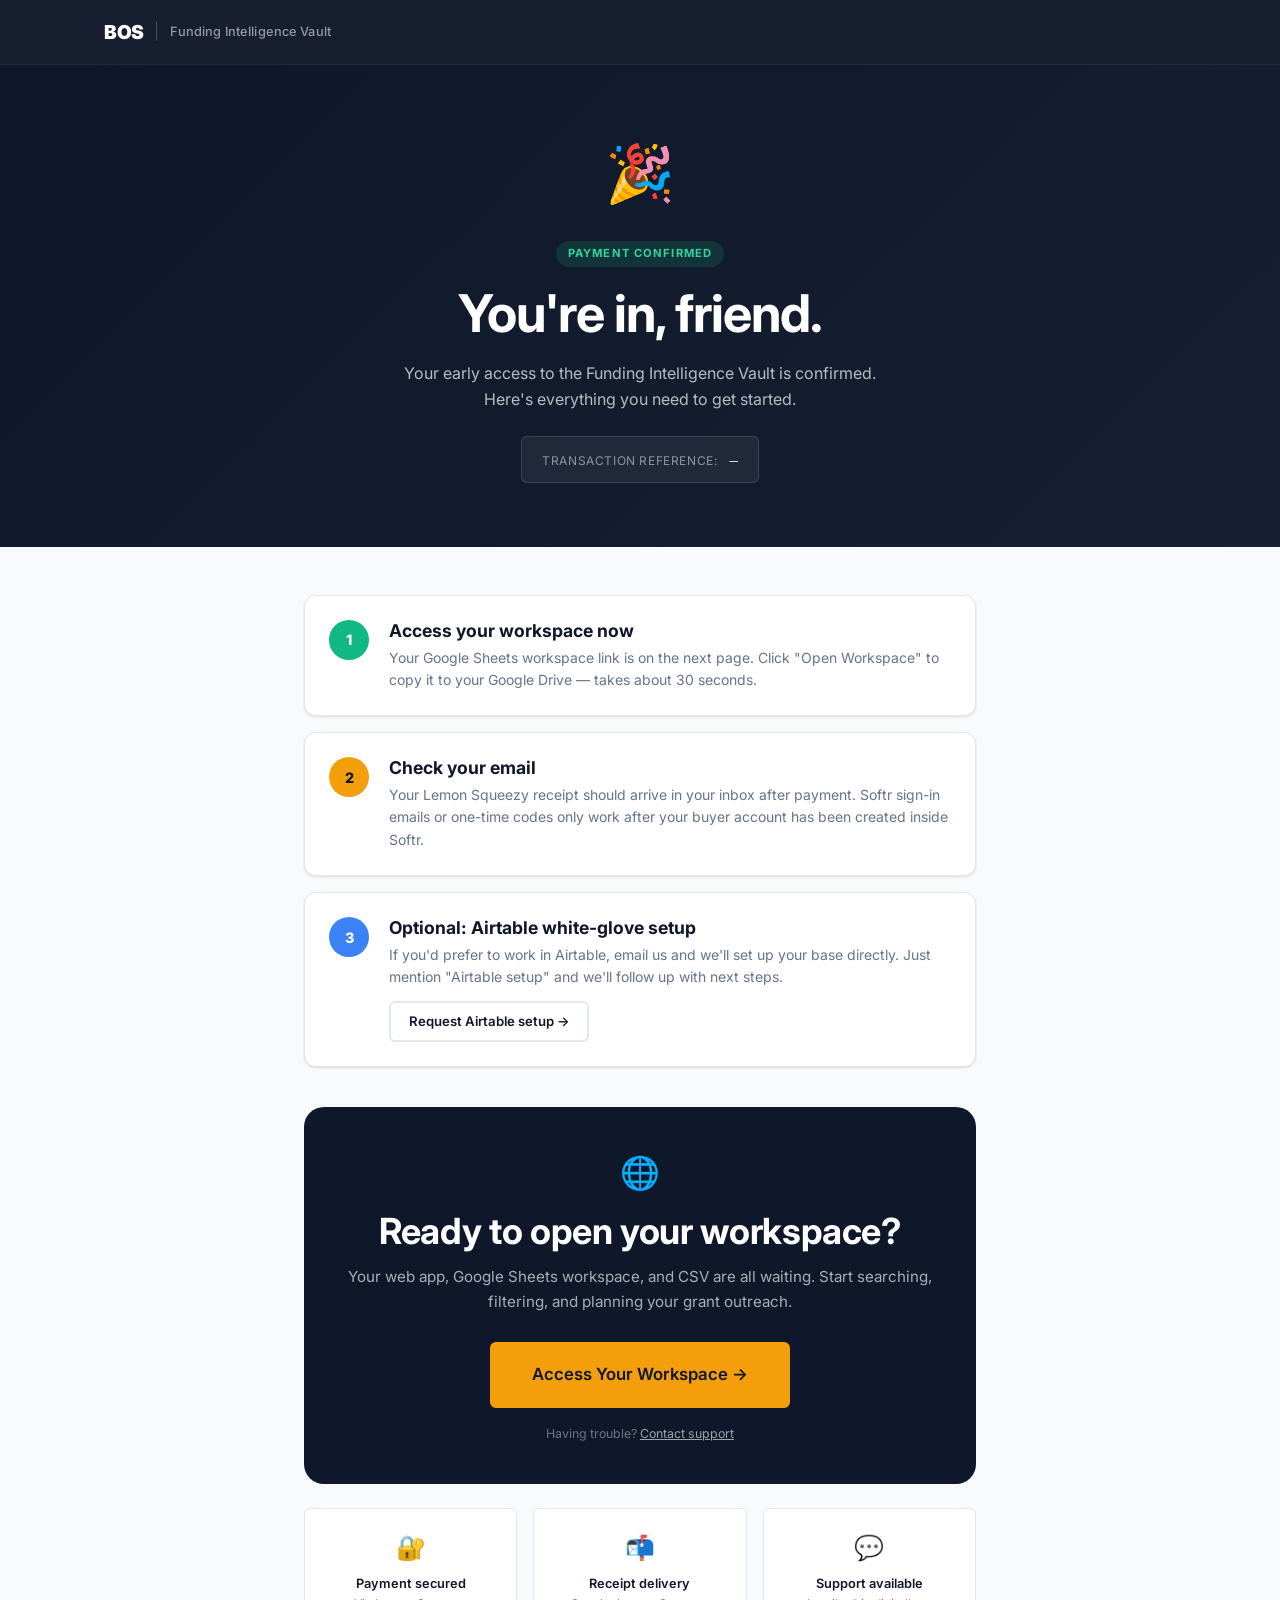
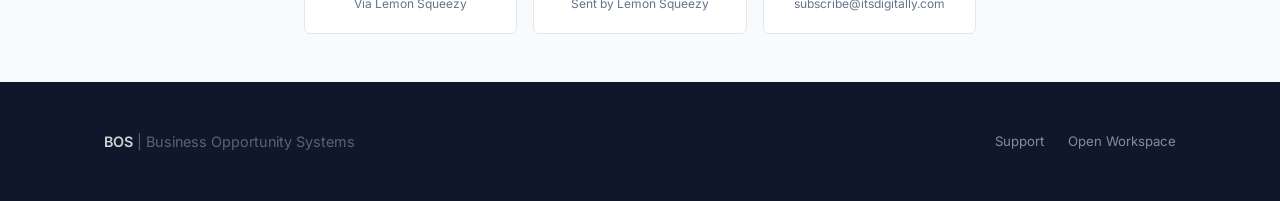
<file: thank-you.html>
<!DOCTYPE html>
<html lang="en">
<head>
  <meta charset="UTF-8" />
  <meta name="viewport" content="width=device-width, initial-scale=1.0" />
  <title>Payment Confirmed — Funding Intelligence Vault | BOS</title>
  <meta name="robots" content="noindex" />
  <link rel="preconnect" href="https://fonts.googleapis.com" />
  <link rel="preconnect" href="https://fonts.gstatic.com" crossorigin />
  <link href="https://fonts.googleapis.com/css2?family=Inter:wght@400;500;600;700;800&display=swap" rel="stylesheet" />
  <link rel="stylesheet" href="assets/style.css" />
</head>
<body id="thank-you-page">

<!-- Nav -->
<nav class="nav">
  <div class="container nav-inner">
    <a href="index.html" class="nav-brand">
      <span class="nav-brand-name">BOS</span>
      <span class="nav-brand-sep">|</span>
      <span class="nav-product">Funding Intelligence Vault</span>
    </a>
  </div>
</nav>

<!-- Hero -->
<section class="onboarding-hero">
  <div class="container">
    <div style="font-size:3.5rem; margin-bottom:1.25rem;">🎉</div>
    <div class="label" style="background:rgba(16,185,129,.15); color:#34D399;">Payment confirmed</div>
    <h1>You're in, <span id="customer-name">friend</span>.</h1>
    <p>Your early access to the Funding Intelligence Vault is confirmed. Here's everything you need to get started.</p>

    <!-- Transaction ref -->
    <div id="transaction-ref-block" style="margin-top:1.5rem; display:inline-block; background:rgba(255,255,255,.06); border:1px solid rgba(255,255,255,.12); border-radius:var(--radius-sm); padding:.6rem 1.25rem;">
      <span style="font-size:.75rem; color:rgba(255,255,255,.5); letter-spacing:.05em; text-transform:uppercase;">Transaction reference:</span>
      <span id="transaction-ref" style="font-family:monospace; font-size:.875rem; color:rgba(255,255,255,.85); margin-left:.5rem;">—</span>
    </div>
  </div>
</section>

<!-- What happens next -->
<section class="section-sm">
  <div class="container" style="max-width:720px;">

    <!-- Step cards -->
    <div style="display:flex; flex-direction:column; gap:1rem; margin-bottom:2.5rem;">

      <div style="display:flex; gap:1.25rem; align-items:flex-start; background:#fff; border:1px solid var(--border); border-radius:var(--radius); padding:1.5rem; box-shadow:var(--shadow-sm);">
        <div style="width:40px; height:40px; background:var(--green); border-radius:50%; display:flex; align-items:center; justify-content:center; font-weight:800; color:#fff; font-size:.9rem; flex-shrink:0;">1</div>
        <div>
          <h4 style="margin-bottom:.35rem;">Access your workspace now</h4>
          <p style="font-size:.875rem;">Your Google Sheets workspace link is on the next page. Click "Open Workspace" to copy it to your Google Drive — takes about 30 seconds.</p>
        </div>
      </div>

      <div style="display:flex; gap:1.25rem; align-items:flex-start; background:#fff; border:1px solid var(--border); border-radius:var(--radius); padding:1.5rem; box-shadow:var(--shadow-sm);">
        <div style="width:40px; height:40px; background:var(--amber); border-radius:50%; display:flex; align-items:center; justify-content:center; font-weight:800; color:var(--navy); font-size:.9rem; flex-shrink:0;">2</div>
        <div>
          <h4 style="margin-bottom:.35rem;">Check your email</h4>
          <p style="font-size:.875rem;">Your Lemon Squeezy receipt should arrive in your inbox after payment. Softr sign-in emails or one-time codes only work after your buyer account has been created inside Softr.</p>
        </div>
      </div>

      <div style="display:flex; gap:1.25rem; align-items:flex-start; background:#fff; border:1px solid var(--border); border-radius:var(--radius); padding:1.5rem; box-shadow:var(--shadow-sm);">
        <div style="width:40px; height:40px; background:var(--blue); border-radius:50%; display:flex; align-items:center; justify-content:center; font-weight:800; color:#fff; font-size:.9rem; flex-shrink:0;">3</div>
        <div>
          <h4 style="margin-bottom:.35rem;">Optional: Airtable white-glove setup</h4>
          <p style="font-size:.875rem;">If you'd prefer to work in Airtable, email us and we'll set up your base directly. Just mention "Airtable setup" and we'll follow up with next steps.</p>
          <a href="mailto:subscribe@itsdigitally.com?subject=Airtable%20Setup%20Request" class="btn btn-secondary btn-sm" style="margin-top:.75rem;" data-external>Request Airtable setup →</a>
        </div>
      </div>
    </div>

    <!-- Primary CTA -->
    <div style="text-align:center; background:var(--navy); border-radius:var(--radius-lg); padding:2.5rem; color:#fff;">
      <div style="font-size:2rem; margin-bottom:.75rem;">🌐</div>
      <h2 style="color:#fff; margin-bottom:.75rem;">Ready to open your workspace?</h2>
      <p style="color:rgba(255,255,255,.65); margin-bottom:1.75rem; font-size:.95rem;">Your web app, Google Sheets workspace, and CSV are all waiting. Start searching, filtering, and planning your grant outreach.</p>
      <a href="customer-start.html" class="btn btn-primary btn-lg">Access Your Workspace →</a>
      <p style="margin-top:1rem; font-size:.775rem; color:rgba(255,255,255,.4);">Having trouble? <a href="mailto:subscribe@itsdigitally.com" style="color:rgba(255,255,255,.6); text-decoration:underline;">Contact support</a></p>
    </div>

    <!-- Reassurance -->
    <div style="display:grid; grid-template-columns:repeat(3,1fr); gap:1rem; margin-top:1.5rem; text-align:center;">
      <div style="background:#fff; border:1px solid var(--border); border-radius:var(--radius-sm); padding:1.25rem;">
        <div style="font-size:1.5rem; margin-bottom:.4rem;">🔐</div>
        <div style="font-size:.8rem; font-weight:600; color:var(--navy);">Payment secured</div>
        <div style="font-size:.75rem; color:var(--muted);">Via Lemon Squeezy</div>
      </div>
      <div style="background:#fff; border:1px solid var(--border); border-radius:var(--radius-sm); padding:1.25rem;">
        <div style="font-size:1.5rem; margin-bottom:.4rem;">📬</div>
        <div style="font-size:.8rem; font-weight:600; color:var(--navy);">Receipt delivery</div>
        <div style="font-size:.75rem; color:var(--muted);">Sent by Lemon Squeezy</div>
      </div>
      <div style="background:#fff; border:1px solid var(--border); border-radius:var(--radius-sm); padding:1.25rem;">
        <div style="font-size:1.5rem; margin-bottom:.4rem;">💬</div>
        <div style="font-size:.8rem; font-weight:600; color:var(--navy);">Support available</div>
        <div style="font-size:.75rem; color:var(--muted);">subscribe@itsdigitally.com</div>
      </div>
    </div>
  </div>
</section>

<!-- Footer -->
<footer class="footer">
  <div class="container footer-inner">
    <div class="footer-brand">BOS <span style="opacity:.4;font-weight:400;">| Business Opportunity Systems</span></div>
    <div class="footer-links">
      <a href="mailto:subscribe@itsdigitally.com">Support</a>
      <a href="customer-start.html">Open Workspace</a>
    </div>
  </div>
</footer>

<script src="config.js"></script>
<script src="assets/site.js"></script>
</body>
</html>
</file>
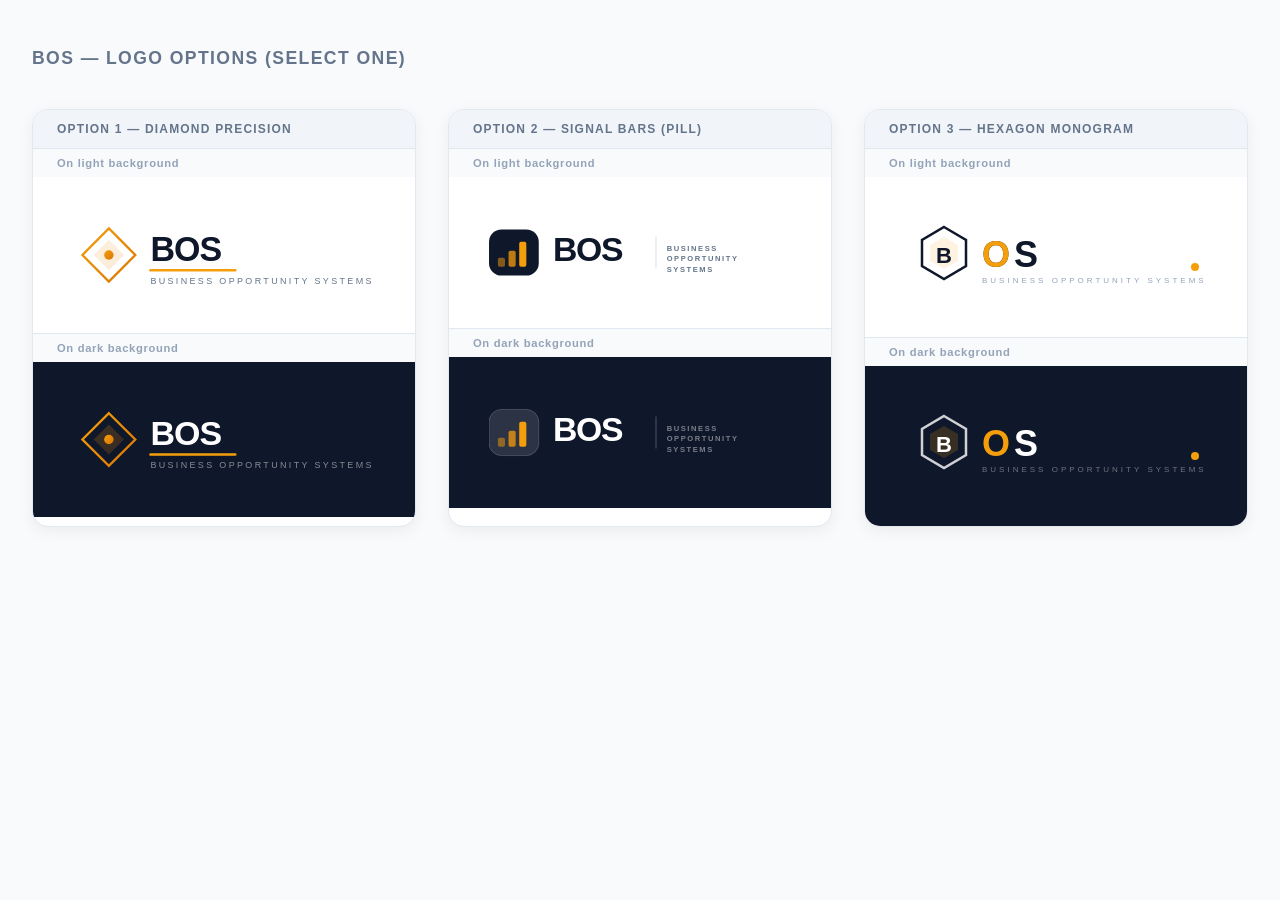
<file: assets/logos/preview.html>
<!DOCTYPE html>
<html lang="en">
<head>
<meta charset="UTF-8">
<title>BOS Logo Options</title>
<style>
  * { box-sizing: border-box; margin: 0; padding: 0; }
  body { font-family: -apple-system, BlinkMacSystemFont, 'Segoe UI', sans-serif; background: #F8FAFC; color: #1E293B; padding: 3rem 2rem; }
  h1 { font-size: 1.1rem; font-weight: 700; letter-spacing: .08em; text-transform: uppercase; color: #64748B; margin-bottom: 2.5rem; }
  .grid { display: grid; grid-template-columns: repeat(auto-fit, minmax(380px, 1fr)); gap: 2rem; }

  .option { background: #fff; border-radius: 16px; border: 1px solid #E2E8F0; overflow: hidden; box-shadow: 0 4px 16px rgba(0,0,0,.06); }
  .option-label { padding: .75rem 1.5rem; background: #F1F5F9; border-bottom: 1px solid #E2E8F0; font-size: .75rem; font-weight: 700; letter-spacing: .1em; text-transform: uppercase; color: #64748B; }

  /* Light background preview */
  .preview-light { padding: 2.5rem; display: flex; align-items: center; justify-content: center; min-height: 140px; }
  /* Dark background preview */
  .preview-dark  { padding: 2.5rem; display: flex; align-items: center; justify-content: center; min-height: 140px; background: #0F172A; }

  .divider { height: 1px; background: #E2E8F0; }
  .sub-label { padding: .5rem 1.5rem; font-size: .7rem; font-weight: 600; color: #94A3B8; letter-spacing: .06em; background: #F8FAFC; }

  img { max-width: 100%; height: auto; }
</style>
</head>
<body>
<h1>BOS — Logo Options (Select One)</h1>

<div class="grid">

  <!-- OPTION 1 -->
  <div class="option">
    <div class="option-label">Option 1 — Diamond Precision</div>
    <div class="sub-label">On light background</div>
    <div class="preview-light">
      <img src="bos-logo-1.svg" alt="BOS Logo Option 1">
    </div>
    <div class="divider"></div>
    <div class="sub-label">On dark background</div>
    <div class="preview-dark">
      <img src="bos-logo-1-white.svg" onerror="this.style.opacity='.4'" alt="BOS Logo Option 1 Dark">
    </div>
  </div>

  <!-- OPTION 2 -->
  <div class="option">
    <div class="option-label">Option 2 — Signal Bars (Pill)</div>
    <div class="sub-label">On light background</div>
    <div class="preview-light">
      <img src="bos-logo-2.svg" alt="BOS Logo Option 2">
    </div>
    <div class="divider"></div>
    <div class="sub-label">On dark background</div>
    <div class="preview-dark">
      <img src="bos-logo-2-white.svg" onerror="this.style.opacity='.4'" alt="BOS Logo Option 2 Dark">
    </div>
  </div>

  <!-- OPTION 3 -->
  <div class="option">
    <div class="option-label">Option 3 — Hexagon Monogram</div>
    <div class="sub-label">On light background</div>
    <div class="preview-light">
      <img src="bos-logo-3.svg" alt="BOS Logo Option 3">
    </div>
    <div class="divider"></div>
    <div class="sub-label">On dark background</div>
    <div class="preview-dark">
      <img src="bos-logo-3-white.svg" onerror="this.style.opacity='.4'" alt="BOS Logo Option 3 Dark">
    </div>
  </div>

</div>
</body>
</html>
</file>
<file: assets/style.css>
/* =========================================================
   BOS | Funding Intelligence Vault — Design System
   ========================================================= */

/* ── Reset & Base ── */
*, *::before, *::after { box-sizing: border-box; margin: 0; padding: 0; }

:root {
  --navy:      #0F172A;
  --navy-mid:  #1E293B;
  --navy-soft: #334155;
  --amber:     #F59E0B;
  --amber-dk:  #D97706;
  --amber-lt:  #FEF3C7;
  --blue:      #3B82F6;
  --blue-dk:   #1D4ED8;
  --green:     #10B981;
  --red:       #EF4444;
  --bg:        #F8FAFC;
  --bg-white:  #FFFFFF;
  --card:      #FFFFFF;
  --border:    #E2E8F0;
  --text:      #1E293B;
  --muted:     #64748B;
  --light:     #94A3B8;

  --radius-sm: 6px;
  --radius:    12px;
  --radius-lg: 20px;
  --shadow-sm: 0 1px 3px rgba(0,0,0,.08), 0 1px 2px rgba(0,0,0,.06);
  --shadow:    0 4px 6px rgba(0,0,0,.07), 0 2px 4px rgba(0,0,0,.06);
  --shadow-md: 0 10px 15px rgba(0,0,0,.07), 0 4px 6px rgba(0,0,0,.05);
  --shadow-lg: 0 20px 25px rgba(0,0,0,.08), 0 10px 10px rgba(0,0,0,.04);

  --font-sans: 'Inter', -apple-system, BlinkMacSystemFont, 'Segoe UI', sans-serif;
  --max-w:     1120px;
  --transition: .2s ease;
}

html { scroll-behavior: smooth; font-size: 16px; }

body {
  font-family: var(--font-sans);
  color: var(--text);
  background: var(--bg);
  line-height: 1.6;
  -webkit-font-smoothing: antialiased;
}

img { max-width: 100%; display: block; }
a { color: inherit; text-decoration: none; }

/* ── Typography ── */
h1, h2, h3, h4, h5 {
  font-weight: 700;
  line-height: 1.2;
  color: var(--navy);
}
h1 { font-size: clamp(2rem, 5vw, 3.25rem); letter-spacing: -.02em; }
h2 { font-size: clamp(1.5rem, 3.5vw, 2.25rem); letter-spacing: -.01em; }
h3 { font-size: clamp(1.15rem, 2.5vw, 1.5rem); }
h4 { font-size: 1.1rem; }
p  { color: var(--muted); }

.text-center { text-align: center; }
.text-white  { color: #fff !important; }
.text-navy   { color: var(--navy); }
.text-amber  { color: var(--amber-dk); }
.text-green  { color: var(--green); }
.text-muted  { color: var(--muted); }

.label {
  display: inline-block;
  font-size: .7rem;
  font-weight: 700;
  letter-spacing: .1em;
  text-transform: uppercase;
  color: var(--amber-dk);
  background: var(--amber-lt);
  padding: .25rem .75rem;
  border-radius: 100px;
  margin-bottom: 1rem;
}

/* ── Layout ── */
.container { width: 100%; max-width: var(--max-w); margin: 0 auto; padding: 0 1.5rem; }
.section   { padding: 5rem 0; }
.section-sm { padding: 3rem 0; }

.grid-2 { display: grid; grid-template-columns: repeat(2, 1fr); gap: 2rem; }
.grid-3 { display: grid; grid-template-columns: repeat(3, 1fr); gap: 1.5rem; }
.grid-4 { display: grid; grid-template-columns: repeat(4, 1fr); gap: 1.25rem; }

@media (max-width: 900px) {
  .grid-4 { grid-template-columns: repeat(2, 1fr); }
  .grid-3 { grid-template-columns: repeat(2, 1fr); }
}
@media (max-width: 640px) {
  .grid-2, .grid-3, .grid-4 { grid-template-columns: 1fr; }
  .section { padding: 3rem 0; }
  .hero { padding: 3rem 0 2.5rem; }
  .hero .grid-2 { gap: 0 !important; }
  .hero-preview { display: none; }
  .hero-actions { flex-direction: column; gap: .75rem; }
  .hero-actions .btn { width: 100%; justify-content: center; }
  .hero-social-proof { gap: 1rem; }
  .hero-sub { font-size: .975rem; }
}

/* ── Nav ── */
.nav {
  position: sticky;
  top: 0;
  z-index: 100;
  background: rgba(15,23,42,.97);
  backdrop-filter: blur(12px);
  border-bottom: 1px solid rgba(255,255,255,.06);
}
.nav-inner {
  display: flex;
  align-items: center;
  justify-content: space-between;
  gap: 1rem;
  min-height: 64px;
  padding-top: .75rem;
  padding-bottom: .75rem;
}
.nav-brand {
  display: flex;
  align-items: center;
  gap: .55rem;
  text-decoration: none;
  flex-shrink: 0;
}
.nav-logo {
  height: 36px;
  width: auto;
  display: block;
}
.nav-brand-name {
  font-size: 1.2rem;
  font-weight: 900;
  letter-spacing: -.02em;
  color: #fff;
  white-space: nowrap;
}
.nav-brand-sep {
  color: rgba(255,255,255,.25);
  font-weight: 300;
  font-size: 1rem;
  margin: 0 .1rem;
}
.nav-product {
  font-size: .8rem;
  font-weight: 500;
  color: rgba(255,255,255,.55);
  white-space: nowrap;
  letter-spacing: .01em;
}
.nav-links {
  display: flex;
  gap: 2rem;
  list-style: none;
}
.nav-links a {
  font-size: .85rem;
  font-weight: 500;
  color: rgba(255,255,255,.7);
  transition: color var(--transition);
}
.nav-links a:hover { color: #fff; }
.nav-cta {
  font-size: .8rem;
  font-weight: 700;
  color: var(--navy) !important;
  background: var(--amber);
  padding: .5rem 1.1rem;
  border-radius: var(--radius-sm);
  white-space: nowrap;
  flex-shrink: 0;
  transition: background var(--transition);
}
.nav-cta:hover { background: var(--amber-dk) !important; color: #fff !important; }

@media (max-width: 768px) {
  .nav-links { display: none; }
  .nav-product, .nav-brand-sep { display: none; }
  .nav-brand-name { font-size: 1.15rem; }
  .nav-cta { font-size: .78rem; padding: .45rem .9rem; }
}

/* ── Buttons ── */
.btn {
  display: inline-flex;
  align-items: center;
  gap: .5rem;
  padding: .875rem 2rem;
  font-size: .95rem;
  font-weight: 600;
  border-radius: var(--radius-sm);
  border: 2px solid transparent;
  cursor: pointer;
  transition: all var(--transition);
  text-decoration: none;
  white-space: nowrap;
}
.btn-primary {
  background: var(--amber);
  color: var(--navy);
  border-color: var(--amber);
}
.btn-primary:hover {
  background: var(--amber-dk);
  border-color: var(--amber-dk);
  transform: translateY(-1px);
  box-shadow: 0 8px 20px rgba(245,158,11,.3);
}
.btn-secondary {
  background: transparent;
  color: var(--navy);
  border-color: var(--border);
}
.btn-secondary:hover {
  border-color: var(--navy);
  background: var(--navy);
  color: #fff;
}
.btn-outline-white {
  background: transparent;
  color: #fff;
  border-color: rgba(255,255,255,.3);
}
.btn-outline-white:hover {
  border-color: #fff;
  background: rgba(255,255,255,.1);
}
.btn-ghost {
  background: rgba(255,255,255,.08);
  color: rgba(255,255,255,.85);
  border-color: rgba(255,255,255,.12);
}
.btn-ghost:hover {
  background: rgba(255,255,255,.14);
  color: #fff;
}
.btn-lg { padding: 1.1rem 2.5rem; font-size: 1.05rem; }
.btn-sm { padding: .5rem 1.1rem; font-size: .825rem; }
.btn-full { width: 100%; justify-content: center; }
.btn:disabled, .btn[disabled] {
  opacity: .5;
  cursor: not-allowed;
  transform: none !important;
  box-shadow: none !important;
}

/* ── Cards ── */
.card {
  background: var(--card);
  border-radius: var(--radius);
  border: 1px solid var(--border);
  padding: 1.75rem;
  box-shadow: var(--shadow-sm);
  transition: box-shadow var(--transition), transform var(--transition);
}
.card:hover { box-shadow: var(--shadow-md); transform: translateY(-2px); }
.card-icon {
  width: 48px;
  height: 48px;
  border-radius: var(--radius-sm);
  background: var(--amber-lt);
  display: flex;
  align-items: center;
  justify-content: center;
  font-size: 1.4rem;
  margin-bottom: 1rem;
}
.card-title { font-size: 1.05rem; font-weight: 700; margin-bottom: .4rem; color: var(--navy); }
.card-text  { font-size: .875rem; color: var(--muted); line-height: 1.6; }

/* ── Audience Section (Who It's For) ── */
.audience-section {
  background: linear-gradient(160deg, #0a1628 0%, #0f1f3d 45%, #0d1a30 100%);
  position: relative;
  overflow: hidden;
}
.audience-section::before {
  content: '';
  position: absolute;
  top: -180px; right: -180px;
  width: 520px; height: 520px;
  background: radial-gradient(circle, rgba(245,158,11,.12) 0%, transparent 70%);
  pointer-events: none;
}
.audience-section::after {
  content: '';
  position: absolute;
  bottom: -120px; left: -120px;
  width: 400px; height: 400px;
  background: radial-gradient(circle, rgba(59,130,246,.08) 0%, transparent 70%);
  pointer-events: none;
}
.label-light {
  color: var(--amber);
  background: rgba(245,158,11,.12);
  border: 1px solid rgba(245,158,11,.25);
}
.audience-grid {
  display: grid;
  grid-template-columns: repeat(3, 1fr);
  gap: 1.5px;
  background: rgba(255,255,255,.06);
  border-radius: var(--radius-lg);
  overflow: hidden;
  margin-top: 3.5rem;
  border: 1px solid rgba(255,255,255,.08);
}
.audience-card {
  background: rgba(255,255,255,.03);
  padding: 2.25rem 2rem;
  position: relative;
  transition: background var(--transition);
}
.audience-card:hover {
  background: rgba(255,255,255,.065);
}
.audience-card:hover .audience-line {
  width: 48px;
  background: var(--amber);
}
.audience-icon {
  width: 44px; height: 44px;
  border-radius: 10px;
  background: rgba(245,158,11,.12);
  border: 1px solid rgba(245,158,11,.2);
  display: flex;
  align-items: center;
  justify-content: center;
  color: var(--amber);
  margin-bottom: 1.5rem;
  transition: background var(--transition), border-color var(--transition);
}
.audience-card:hover .audience-icon {
  background: rgba(245,158,11,.2);
  border-color: rgba(245,158,11,.4);
}
.audience-number {
  font-size: .65rem;
  font-weight: 700;
  letter-spacing: .15em;
  color: rgba(255,255,255,.25);
  margin-bottom: .5rem;
  font-family: var(--font-sans);
}
.audience-title {
  font-size: 1rem;
  font-weight: 700;
  color: #fff;
  margin-bottom: .65rem;
  line-height: 1.3;
}
.audience-text {
  font-size: .84rem;
  color: rgba(255,255,255,.5);
  line-height: 1.65;
  margin: 0;
}
.audience-line {
  width: 24px;
  height: 2px;
  background: rgba(245,158,11,.4);
  border-radius: 2px;
  margin-top: 1.5rem;
  transition: width .3s ease, background .3s ease;
}
@media (max-width: 900px) {
  .audience-grid { grid-template-columns: repeat(2, 1fr); }
}
@media (max-width: 580px) {
  .audience-grid { grid-template-columns: 1fr; gap: 0; }
  .audience-card { padding: 1.75rem 1.5rem; }
}

/* ── Hero ── */
.hero {
  background: linear-gradient(135deg, var(--navy) 0%, #162032 60%, #1a2744 100%);
  color: #fff;
  padding: 6rem 0 5rem;
  position: relative;
  overflow: hidden;
}
.hero::before {
  content: '';
  position: absolute;
  top: -30%;
  right: -10%;
  width: 600px;
  height: 600px;
  background: radial-gradient(circle, rgba(245,158,11,.12) 0%, transparent 65%);
  pointer-events: none;
}
.hero-badge {
  display: inline-flex;
  align-items: center;
  gap: .5rem;
  font-size: .75rem;
  font-weight: 700;
  letter-spacing: .1em;
  text-transform: uppercase;
  color: var(--amber);
  background: rgba(245,158,11,.12);
  border: 1px solid rgba(245,158,11,.25);
  padding: .35rem 1rem;
  border-radius: 100px;
  margin-bottom: 1.5rem;
}
.hero h1 { color: #fff; margin-bottom: 1.25rem; }
.hero h1 span { color: var(--amber); }
.hero-sub {
  font-size: clamp(1rem, 2vw, 1.2rem);
  color: rgba(255,255,255,.72);
  max-width: 580px;
  margin-bottom: 2rem;
  line-height: 1.65;
}
.hero-actions {
  display: flex;
  gap: 1rem;
  flex-wrap: wrap;
  margin-bottom: 2.5rem;
}
.hero-social-proof {
  display: flex;
  align-items: center;
  gap: 1.5rem;
  flex-wrap: wrap;
}
.proof-item {
  display: flex;
  align-items: center;
  gap: .4rem;
  font-size: .8rem;
  color: rgba(255,255,255,.6);
}
.proof-item svg { color: var(--green); }

/* ── Hero Preview Card ── */
.hero-preview {
  background: rgba(255,255,255,.05);
  border: 1px solid rgba(255,255,255,.1);
  border-radius: var(--radius);
  padding: 1.5rem;
  backdrop-filter: blur(8px);
}
.preview-header {
  display: flex;
  align-items: center;
  gap: .5rem;
  margin-bottom: 1rem;
  padding-bottom: 1rem;
  border-bottom: 1px solid rgba(255,255,255,.08);
}
.preview-dot { width: 10px; height: 10px; border-radius: 50%; }
.preview-row {
  display: grid;
  grid-template-columns: 2fr 1.2fr 1fr .8fr;
  gap: .5rem;
  padding: .5rem;
  border-radius: var(--radius-sm);
  font-size: .72rem;
}
.preview-row.header-row {
  background: rgba(245,158,11,.1);
  color: var(--amber);
  font-weight: 700;
  letter-spacing: .05em;
}
.preview-row.data-row {
  color: rgba(255,255,255,.75);
  border-bottom: 1px solid rgba(255,255,255,.05);
}
.preview-row.data-row:last-child { border-bottom: none; }
.badge-fit {
  display: inline-block;
  padding: .1rem .45rem;
  border-radius: 4px;
  font-size: .65rem;
  font-weight: 700;
}
.badge-high  { background: rgba(16,185,129,.15); color: #34D399; }
.badge-med   { background: rgba(245,158,11,.15); color: var(--amber); }
.badge-low   { background: rgba(239,68,68,.15);  color: #F87171; }

/* ── Problem/Solution ── */
.problem-bg { background: var(--navy); color: #fff; }
.problem-bg h2 { color: #fff; }
.problem-bg p  { color: rgba(255,255,255,.65); }
.vs-divider {
  text-align: center;
  position: relative;
  margin: 2.5rem 0;
}
.vs-divider::before {
  content: '';
  position: absolute;
  top: 50%;
  left: 0; right: 0;
  height: 1px;
  background: rgba(255,255,255,.1);
}
.vs-label {
  position: relative;
  display: inline-block;
  background: var(--navy);
  padding: .5rem 1.5rem;
  font-weight: 700;
  font-size: .9rem;
  color: var(--amber);
  border: 1px solid rgba(245,158,11,.3);
  border-radius: 100px;
}

/* ── Dark Section Backgrounds ── */
.dark-section {
  background: linear-gradient(160deg, #080f1e 0%, #0d1a30 50%, #0a1525 100%);
  position: relative;
  overflow: hidden;
}
.dark-section::before {
  content: '';
  position: absolute;
  top: -200px; right: -200px;
  width: 600px; height: 600px;
  background: radial-gradient(circle, rgba(245,158,11,.07) 0%, transparent 65%);
  pointer-events: none;
}
.dark-section-alt {
  background: linear-gradient(160deg, #0b1425 0%, #0f1d35 60%, #0b1525 100%);
  position: relative;
  overflow: hidden;
}
.dark-section-alt::after {
  content: '';
  position: absolute;
  bottom: -150px; left: -150px;
  width: 450px; height: 450px;
  background: radial-gradient(circle, rgba(59,130,246,.06) 0%, transparent 65%);
  pointer-events: none;
}

/* ── Vault Deliverable Grid ── */
.vault-grid {
  display: grid;
  grid-template-columns: 1fr 1fr;
  gap: 1px;
  background: rgba(255,255,255,.05);
  border-radius: var(--radius-lg);
  overflow: hidden;
  border: 1px solid rgba(255,255,255,.08);
  margin-top: 3.5rem;
}
.vault-card {
  background: rgba(255,255,255,.03);
  padding: 2.25rem;
  position: relative;
  display: flex;
  flex-direction: column;
  gap: .85rem;
  transition: background var(--transition);
}
.vault-card:hover { background: rgba(255,255,255,.055); }
.vault-card--primary {
  grid-column: 1 / -1;
  background: rgba(245,158,11,.05);
  border-bottom: 1px solid rgba(255,255,255,.05);
}
.vault-card--primary:hover { background: rgba(245,158,11,.08); }
.vault-card--bonus {
  grid-column: 1 / -1;
  background: rgba(245,158,11,.04);
  border-top: 1px solid rgba(255,255,255,.05);
}
.vault-card--bonus:hover { background: rgba(245,158,11,.07); }
.vault-card-badge {
  position: absolute;
  top: 1.25rem; right: 1.25rem;
  font-size: .6rem;
  font-weight: 700;
  letter-spacing: .1em;
  text-transform: uppercase;
  padding: .25rem .6rem;
  border-radius: 100px;
  background: rgba(245,158,11,.15);
  color: var(--amber);
  border: 1px solid rgba(245,158,11,.25);
}
.vault-card-badge--gold {
  background: rgba(245,158,11,.2);
  color: #fbbf24;
  border-color: rgba(245,158,11,.35);
}
.vault-card-inner {
  display: grid;
  grid-template-columns: 1.1fr 1fr;
  gap: 2.5rem;
  align-items: start;
}
.vault-card-left { display: flex; flex-direction: column; gap: .75rem; }
.vault-card-right {
  background: rgba(0,0,0,.2);
  border: 1px solid rgba(255,255,255,.07);
  border-radius: var(--radius);
  padding: 1.5rem;
}
.vault-feature-list-label {
  font-size: .65rem;
  font-weight: 700;
  letter-spacing: .12em;
  text-transform: uppercase;
  color: rgba(255,255,255,.35);
  margin-bottom: 1rem;
}
.vault-feature-list {
  list-style: none;
  display: flex;
  flex-direction: column;
  gap: .6rem;
}
.vault-feature-list li {
  font-size: .84rem;
  color: rgba(255,255,255,.65);
  padding-left: 1.1rem;
  position: relative;
  line-height: 1.5;
}
.vault-feature-list li::before {
  content: '';
  position: absolute;
  left: 0; top: .55em;
  width: 5px; height: 5px;
  border-radius: 50%;
  background: var(--amber);
  opacity: .7;
}
.vault-icon-wrap {
  width: 44px; height: 44px;
  border-radius: 10px;
  background: rgba(245,158,11,.1);
  border: 1px solid rgba(245,158,11,.18);
  display: flex;
  align-items: center;
  justify-content: center;
  color: var(--amber);
  flex-shrink: 0;
}
.vault-icon-wrap--lg { width: 56px; height: 56px; border-radius: 14px; }
.vault-card-title {
  font-size: 1.05rem;
  font-weight: 700;
  color: #fff;
  line-height: 1.3;
}
.vault-card-desc {
  font-size: .875rem;
  color: rgba(255,255,255,.5);
  line-height: 1.65;
  margin: 0;
}
.vault-pills { display: flex; flex-wrap: wrap; gap: .4rem; margin-top: .25rem; }
.vpill {
  font-size: .7rem;
  font-weight: 600;
  padding: .2rem .65rem;
  border-radius: 100px;
  letter-spacing: .04em;
}
.vpill-amber { background: rgba(245,158,11,.15); color: #fbbf24; border: 1px solid rgba(245,158,11,.25); }
.vpill-green { background: rgba(16,185,129,.12); color: #34d399; border: 1px solid rgba(16,185,129,.2); }
.vpill-blue  { background: rgba(59,130,246,.12);  color: #60a5fa; border: 1px solid rgba(59,130,246,.2); }
.btn-ghost-amber {
  display: inline-flex;
  align-items: center;
  gap: .4rem;
  font-size: .875rem;
  font-weight: 600;
  color: var(--amber);
  border: 1px solid rgba(245,158,11,.35);
  padding: .5rem 1.1rem;
  border-radius: var(--radius-sm);
  transition: background var(--transition), border-color var(--transition);
}
.btn-ghost-amber:hover { background: rgba(245,158,11,.1); border-color: rgba(245,158,11,.6); }

/* ── Testimonials Dark ── */
.tcard-grid {
  display: grid;
  grid-template-columns: repeat(3, 1fr);
  gap: 1px;
  background: rgba(255,255,255,.05);
  border-radius: var(--radius-lg);
  overflow: hidden;
  border: 1px solid rgba(255,255,255,.07);
  margin-top: 3.5rem;
}
.tcard {
  background: rgba(255,255,255,.03);
  padding: 2.25rem;
  display: flex;
  flex-direction: column;
  gap: 1.25rem;
  transition: background var(--transition);
}
.tcard:hover { background: rgba(255,255,255,.06); }
.tcard-icon {
  width: 24px;
  height: 18px;
  color: var(--amber);
  opacity: .45;
  flex-shrink: 0;
}
.tcard-quote {
  font-size: .9rem;
  color: rgba(255,255,255,.7);
  line-height: 1.75;
  font-style: italic;
  flex: 1;
}
.tcard-author {
  display: flex;
  align-items: center;
  gap: .85rem;
  padding-top: 1.25rem;
  border-top: 1px solid rgba(255,255,255,.07);
}
.tcard-avatar {
  width: 40px; height: 40px;
  border-radius: 50%;
  background: linear-gradient(135deg, rgba(245,158,11,.25), rgba(245,158,11,.05));
  border: 1px solid rgba(245,158,11,.3);
  display: flex;
  align-items: center;
  justify-content: center;
  font-size: .78rem;
  font-weight: 700;
  color: var(--amber);
  flex-shrink: 0;
}
.tcard-name { font-size: .875rem; font-weight: 600; color: #fff; }
.tcard-role { font-size: .75rem; color: rgba(255,255,255,.4); margin-top: .15rem; }

/* ── Pricing V2 ── */
.pricing-wrap { display: flex; justify-content: center; margin-top: 3.5rem; }
.pricing-card-v2 {
  background: rgba(255,255,255,.04);
  border: 1px solid rgba(255,255,255,.1);
  border-radius: var(--radius-lg);
  overflow: hidden;
  width: 100%;
  max-width: 600px;
  box-shadow: 0 0 80px rgba(245,158,11,.06), 0 0 0 1px rgba(245,158,11,.1);
}
.pricing-card-header {
  background: rgba(245,158,11,.06);
  border-bottom: 1px solid rgba(255,255,255,.07);
  padding: 2.5rem 2.5rem 2rem;
}
.pricing-product-label {
  font-size: .65rem;
  font-weight: 700;
  letter-spacing: .15em;
  text-transform: uppercase;
  color: var(--amber);
}
.pricing-card-body { padding: 2rem 2.5rem 2.5rem; }

/* ── FAQ Dark ── */
.faq-list {
  max-width: 720px;
  margin: 3rem auto 0;
  display: flex;
  flex-direction: column;
}
.faq-item-dark {
  padding: 1.5rem 0;
  border-bottom: 1px solid rgba(255,255,255,.07);
  position: relative;
  padding-left: 1.25rem;
}
.faq-item-dark::before {
  content: '';
  position: absolute;
  left: 0; top: 1.75rem;
  width: 3px; height: calc(100% - 3.5rem);
  background: rgba(245,158,11,.0);
  border-radius: 2px;
  transition: background .25s ease;
}
.faq-item-dark:hover::before { background: rgba(245,158,11,.5); }
.faq-q-dark {
  font-size: .975rem;
  font-weight: 600;
  color: #fff;
  margin-bottom: .6rem;
  line-height: 1.4;
}
.faq-a-dark {
  font-size: .875rem;
  color: rgba(255,255,255,.5);
  line-height: 1.7;
}

/* ── Responsive for new sections ── */
@media (max-width: 860px) {
  .vault-grid { grid-template-columns: 1fr; }
  .vault-card--primary, .vault-card--bonus { grid-column: 1; }
  .vault-card-inner { grid-template-columns: 1fr; gap: 1.5rem; }
  .tcard-grid { grid-template-columns: 1fr; }
  .pricing-card-v2 { max-width: 100%; }
  .pricing-card-header, .pricing-card-body { padding-left: 1.75rem; padding-right: 1.75rem; }
}
@media (max-width: 520px) {
  .vault-card { padding: 1.75rem 1.5rem; }
  .vault-card--bonus .bonus-inner { grid-template-columns: 1fr !important; gap: 1rem !important; }
  .vault-card--bonus .bonus-inner .vault-icon-wrap--lg { display: none; }
  .pricing-card-header { padding: 1.75rem 1.5rem 1.25rem; }
  .pricing-card-body { padding: 1.5rem; }
}

/* ── What You Get (legacy, kept for other pages) ── */
.deliverable-card {
  background: var(--card);
  border: 1px solid var(--border);
  border-radius: var(--radius);
  padding: 1.5rem;
  position: relative;
  overflow: hidden;
}
.deliverable-card::before {
  content: '';
  position: absolute;
  top: 0; left: 0;
  width: 100%;
  height: 3px;
  background: linear-gradient(90deg, var(--amber), var(--amber-dk));
}
.deliverable-card.primary-card::before {
  background: linear-gradient(90deg, var(--amber), #F97316);
}
.deliverable-badge {
  position: absolute;
  top: 1rem; right: 1rem;
  font-size: .65rem;
  font-weight: 700;
  padding: .2rem .6rem;
  border-radius: 100px;
  letter-spacing: .05em;
  text-transform: uppercase;
}
.badge-primary-product { background: var(--amber-lt); color: var(--amber-dk); }
.badge-option          { background: #EFF6FF; color: var(--blue); }
.badge-bonus           { background: #ECFDF5; color: var(--green); }

/* ── Pricing ── */
.pricing-card {
  background: var(--navy);
  color: #fff;
  border-radius: var(--radius-lg);
  padding: 3rem;
  position: relative;
  overflow: hidden;
  max-width: 520px;
  margin: 0 auto;
}
.pricing-card::before {
  content: '';
  position: absolute;
  top: -50%; right: -20%;
  width: 400px; height: 400px;
  background: radial-gradient(circle, rgba(245,158,11,.15) 0%, transparent 65%);
  pointer-events: none;
}
.price-display {
  display: flex;
  align-items: baseline;
  gap: .4rem;
  margin: 1.5rem 0;
}
.price-currency { font-size: 1.5rem; font-weight: 600; color: rgba(255,255,255,.7); }
.price-amount   { font-size: 4rem; font-weight: 800; line-height: 1; color: #fff; letter-spacing: -.03em; }
.price-period   { font-size: .95rem; color: rgba(255,255,255,.5); }
.price-list {
  list-style: none;
  display: flex;
  flex-direction: column;
  gap: .75rem;
  margin: 1.75rem 0 2rem;
}
.price-list li {
  display: flex;
  align-items: flex-start;
  gap: .65rem;
  font-size: .9rem;
  color: rgba(255,255,255,.8);
}
.price-list li::before {
  content: '✓';
  color: var(--green);
  font-weight: 700;
  font-size: .9rem;
  flex-shrink: 0;
  margin-top: .05rem;
}
.guarantee {
  display: flex;
  align-items: center;
  gap: .6rem;
  margin-top: 1.25rem;
  padding: .85rem 1rem;
  background: rgba(16,185,129,.08);
  border: 1px solid rgba(16,185,129,.2);
  border-radius: var(--radius-sm);
  font-size: .82rem;
  color: rgba(255,255,255,.7);
}

/* ── FAQ ── */
.faq-item {
  background: var(--card);
  border: 1px solid var(--border);
  border-radius: var(--radius-sm);
  padding: 1.25rem 1.5rem;
  transition: border-color var(--transition);
}
.faq-item:hover { border-color: var(--amber); }
.faq-q {
  font-weight: 600;
  font-size: .95rem;
  color: var(--navy);
  margin-bottom: .5rem;
}
.faq-a { font-size: .875rem; color: var(--muted); line-height: 1.65; }

/* ── Testimonials ── */
.testimonial-card {
  background: var(--card);
  border: 1px solid var(--border);
  border-radius: var(--radius);
  padding: 1.75rem;
  box-shadow: var(--shadow-sm);
}
.testimonial-quote {
  font-size: .95rem;
  color: var(--navy-mid);
  line-height: 1.7;
  margin-bottom: 1.25rem;
  font-style: italic;
}
.testimonial-quote::before { content: '\201C'; color: var(--amber); font-size: 1.4rem; line-height: 0; vertical-align: -.3em; }
.testimonial-author { display: flex; align-items: center; gap: .75rem; }
.author-avatar {
  width: 38px; height: 38px;
  border-radius: 50%;
  background: linear-gradient(135deg, var(--navy), var(--navy-soft));
  display: flex; align-items: center; justify-content: center;
  font-weight: 700; font-size: .85rem; color: var(--amber);
}
.author-name { font-size: .875rem; font-weight: 600; color: var(--navy); }
.author-title { font-size: .775rem; color: var(--muted); }

/* ── Forms ── */
.form-section {
  background: var(--bg-white);
  border-radius: var(--radius-lg);
  border: 1px solid var(--border);
  padding: 2.5rem;
  box-shadow: var(--shadow-md);
  max-width: 560px;
  margin: 0 auto;
}
.form-group { margin-bottom: 1.25rem; }
.form-label {
  display: block;
  font-size: .825rem;
  font-weight: 600;
  color: var(--navy-mid);
  margin-bottom: .4rem;
}
.form-label span { color: var(--amber-dk); }
.form-control {
  width: 100%;
  padding: .75rem 1rem;
  font-size: .9rem;
  font-family: var(--font-sans);
  border: 1.5px solid var(--border);
  border-radius: var(--radius-sm);
  color: var(--text);
  background: var(--bg);
  transition: border-color var(--transition), box-shadow var(--transition);
  outline: none;
}
.form-control:focus {
  border-color: var(--amber);
  box-shadow: 0 0 0 3px rgba(245,158,11,.12);
  background: #fff;
}
.form-control::placeholder { color: var(--light); }
select.form-control { cursor: pointer; }
textarea.form-control { resize: vertical; min-height: 90px; }

.form-hint { font-size: .775rem; color: var(--light); margin-top: .3rem; }

/* ── Alerts / Messages ── */
.alert {
  padding: 1rem 1.25rem;
  border-radius: var(--radius-sm);
  font-size: .875rem;
  display: flex;
  align-items: flex-start;
  gap: .75rem;
  margin-bottom: 1rem;
}
.alert-warning {
  background: #FFFBEB;
  border: 1px solid #FCD34D;
  color: #92400E;
}
.alert-error {
  background: #FEF2F2;
  border: 1px solid #FECACA;
  color: #991B1B;
}
.alert-success {
  background: #ECFDF5;
  border: 1px solid #A7F3D0;
  color: #065F46;
}
.alert-info {
  background: #EFF6FF;
  border: 1px solid #BFDBFE;
  color: #1E40AF;
}

/* ── Progress Steps ── */
.steps {
  display: flex;
  align-items: center;
  gap: 0;
  margin-bottom: 2.5rem;
  overflow-x: auto;
}
.step {
  display: flex;
  align-items: center;
  gap: .5rem;
  font-size: .8rem;
  font-weight: 600;
  color: var(--light);
  white-space: nowrap;
}
.step.active { color: var(--navy); }
.step.done   { color: var(--green); }
.step-num {
  width: 28px; height: 28px;
  border-radius: 50%;
  border: 2px solid var(--border);
  display: flex; align-items: center; justify-content: center;
  font-size: .75rem;
  font-weight: 700;
}
.step.active .step-num {
  background: var(--navy);
  border-color: var(--navy);
  color: #fff;
}
.step.done .step-num {
  background: var(--green);
  border-color: var(--green);
  color: #fff;
}
.step-line {
  flex: 1;
  min-width: 32px;
  height: 2px;
  background: var(--border);
  margin: 0 .5rem;
}

/* ── Footer ── */
.footer {
  background: var(--navy);
  color: rgba(255,255,255,.5);
  padding: 3rem 0;
  font-size: .825rem;
}
.footer-inner {
  display: flex;
  align-items: center;
  justify-content: space-between;
  flex-wrap: wrap;
  gap: 1rem;
}
.footer-brand { color: rgba(255,255,255,.8); font-weight: 600; font-size: .9rem; }
.footer-logo { height: 32px; width: auto; display: block; opacity: .9; }
.footer-links { display: flex; gap: 1.5rem; }
.footer-links a { color: rgba(255,255,255,.5); transition: color var(--transition); }
.footer-links a:hover { color: rgba(255,255,255,.9); }

/* ── Thank You / Onboarding ── */
.onboarding-hero {
  background: linear-gradient(135deg, var(--navy) 0%, #162032 100%);
  color: #fff;
  padding: 4rem 0;
  text-align: center;
}
.onboarding-hero h1 { color: #fff; margin-bottom: 1rem; }
.onboarding-hero p  { color: rgba(255,255,255,.7); max-width: 520px; margin: 0 auto; }

.action-card {
  background: var(--card);
  border: 2px solid var(--border);
  border-radius: var(--radius);
  padding: 2rem;
  text-align: center;
  transition: all var(--transition);
  cursor: pointer;
}
.action-card:hover { border-color: var(--amber); box-shadow: var(--shadow-md); transform: translateY(-2px); }
.action-card.featured { border-color: var(--amber); }
.action-card-icon { font-size: 2.5rem; margin-bottom: 1rem; }
.action-card h3   { margin-bottom: .5rem; }
.action-card p    { font-size: .875rem; margin-bottom: 1.5rem; }

/* ── Guide ── */
.guide-chapter {
  background: var(--card);
  border: 1px solid var(--border);
  border-radius: var(--radius);
  padding: 2rem;
  margin-bottom: 1.5rem;
}
.guide-chapter h3 { margin-bottom: .75rem; }
.guide-chapter p  { margin-bottom: .75rem; }
.guide-chapter ul { padding-left: 1.4rem; }
.guide-chapter ul li { color: var(--muted); font-size: .9rem; margin-bottom: .4rem; }
.chapter-num {
  display: inline-block;
  width: 32px; height: 32px;
  background: var(--amber-lt);
  color: var(--amber-dk);
  font-weight: 700;
  font-size: .85rem;
  border-radius: 50%;
  line-height: 32px;
  text-align: center;
  margin-bottom: .75rem;
}

/* ── Misc Utilities ── */
.divider {
  height: 1px;
  background: var(--border);
  margin: 2rem 0;
}
.pill {
  display: inline-block;
  padding: .2rem .65rem;
  border-radius: 100px;
  font-size: .725rem;
  font-weight: 700;
  letter-spacing: .03em;
}
.pill-navy   { background: var(--navy); color: #fff; }
.pill-amber  { background: var(--amber-lt); color: var(--amber-dk); }
.pill-green  { background: #ECFDF5; color: var(--green); }
.pill-blue   { background: #EFF6FF; color: var(--blue); }

.sr-only { position: absolute; width: 1px; height: 1px; overflow: hidden; clip: rect(0,0,0,0); }
.hidden   { display: none !important; }
.mt-1 { margin-top: .5rem; }
.mt-2 { margin-top: 1rem; }
.mt-3 { margin-top: 1.5rem; }
.mt-4 { margin-top: 2rem; }
.mb-2 { margin-bottom: 1rem; }
.mb-3 { margin-bottom: 1.5rem; }
.gap-1 { gap: .5rem; }
.gap-2 { gap: 1rem; }

/* ── Spinner ── */
.spinner {
  width: 20px; height: 20px;
  border: 2px solid rgba(255,255,255,.3);
  border-top-color: #fff;
  border-radius: 50%;
  animation: spin .7s linear infinite;
}
@keyframes spin { to { transform: rotate(360deg); } }

/* ── Section titles ── */
.section-title { margin-bottom: .75rem; }
.section-intro {
  font-size: 1.05rem;
  color: var(--muted);
  max-width: 600px;
  margin: 0 auto 3rem;
}

/* ── Sticky CTA bar ── */
.sticky-cta {
  position: fixed;
  bottom: 0; left: 0; right: 0;
  background: var(--navy);
  border-top: 1px solid rgba(255,255,255,.1);
  padding: 1rem 1.5rem;
  display: none;
  z-index: 99;
}
.sticky-cta-inner {
  max-width: var(--max-w);
  margin: 0 auto;
  display: flex;
  align-items: center;
  justify-content: space-between;
  gap: 1rem;
}
.sticky-cta-text {
  font-size: .875rem;
  color: rgba(255,255,255,.8);
  font-weight: 500;
}
@media (max-width: 640px) {
  .sticky-cta { padding: .65rem 1rem; }
  .sticky-cta-inner { flex-direction: row; gap: .75rem; align-items: center; }
  .sticky-cta-text { font-size: .72rem; white-space: nowrap; overflow: hidden; text-overflow: ellipsis; }
  .sticky-cta .btn  { font-size: .78rem; padding: .5rem 1rem; white-space: nowrap; flex-shrink: 0; }
}

/* ── Announcement bar ── */
.announcement {
  background: var(--amber);
  color: var(--navy);
  text-align: center;
  padding: .6rem 1rem;
  font-size: .8rem;
  font-weight: 600;
}
.announcement a {
  text-decoration: underline;
  font-weight: 700;
}

/* ── Coming soon state ── */
[data-coming-soon] .btn-coming-soon {
  opacity: .5;
  pointer-events: none;
  cursor: not-allowed;
}
.coming-soon-label {
  display: inline-block;
  font-size: .7rem;
  font-weight: 700;
  color: var(--muted);
  letter-spacing: .05em;
  text-transform: uppercase;
  margin-top: .5rem;
}
</file>
